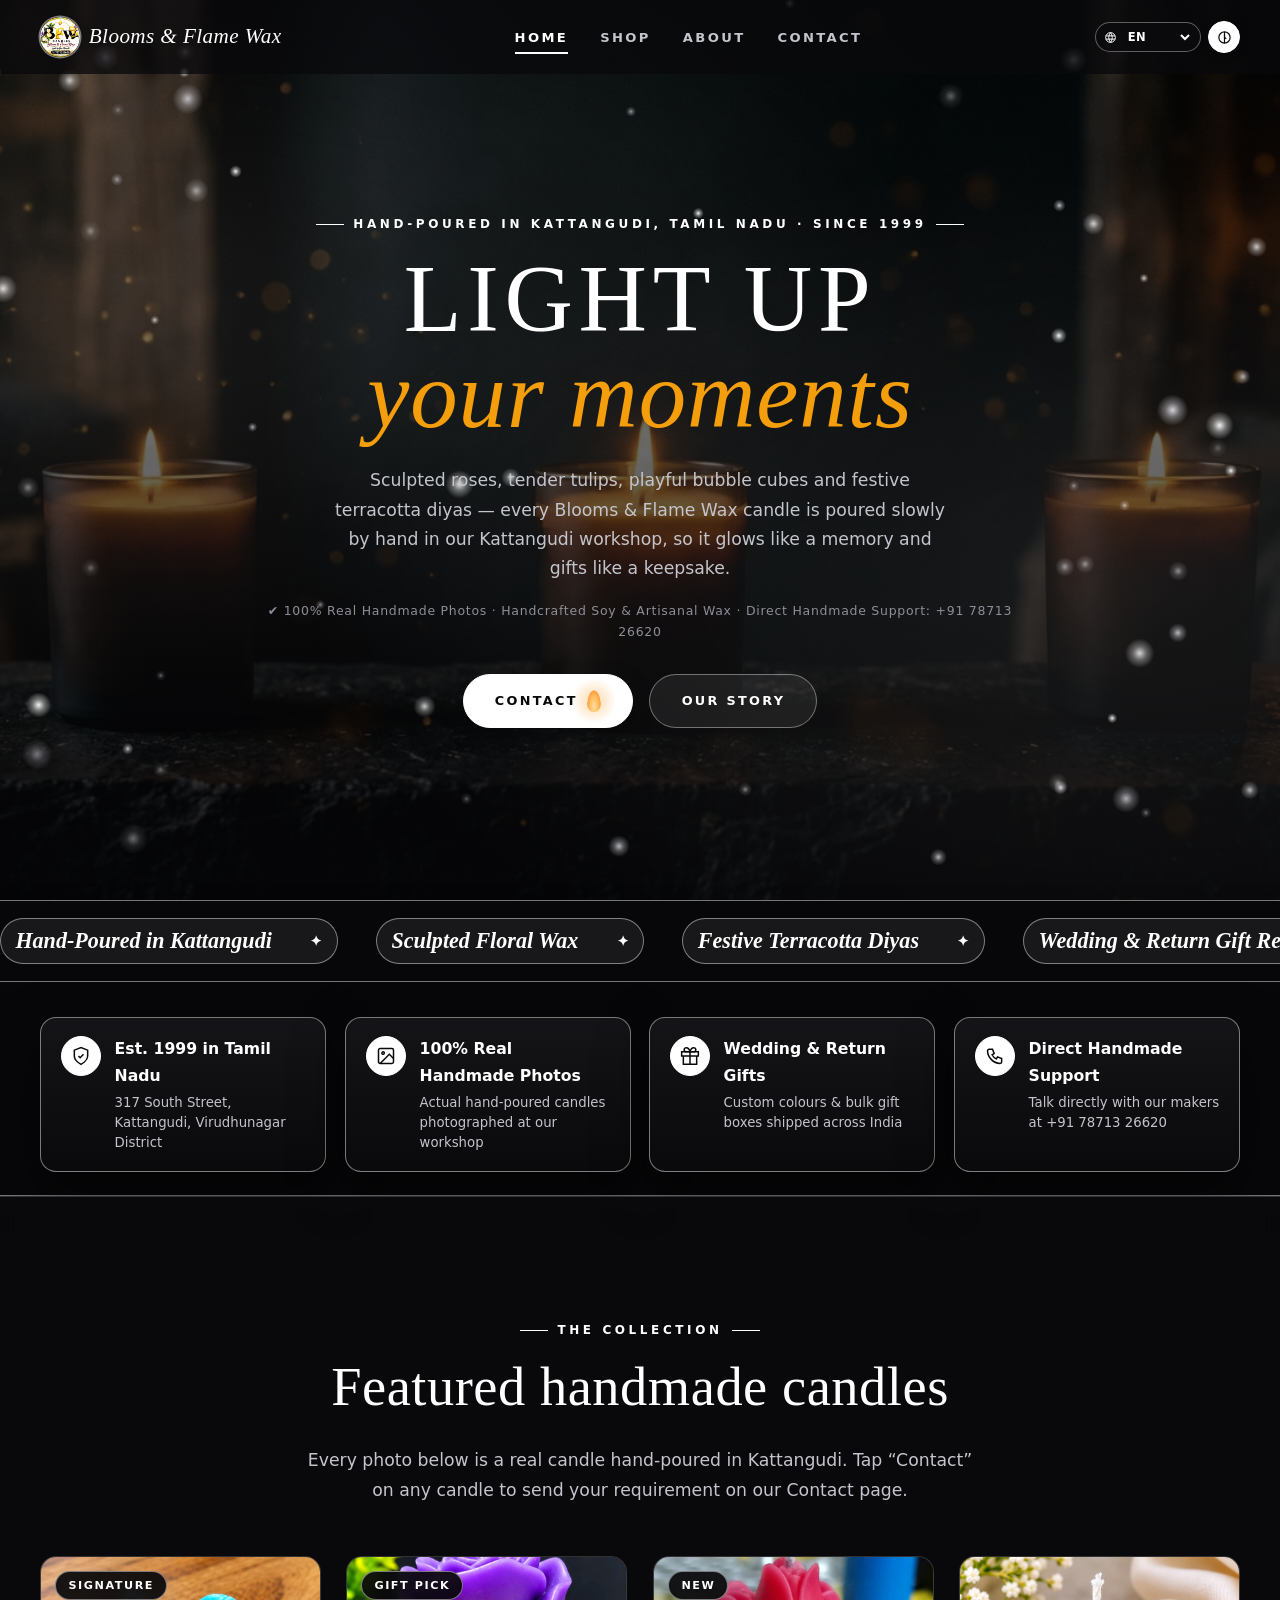
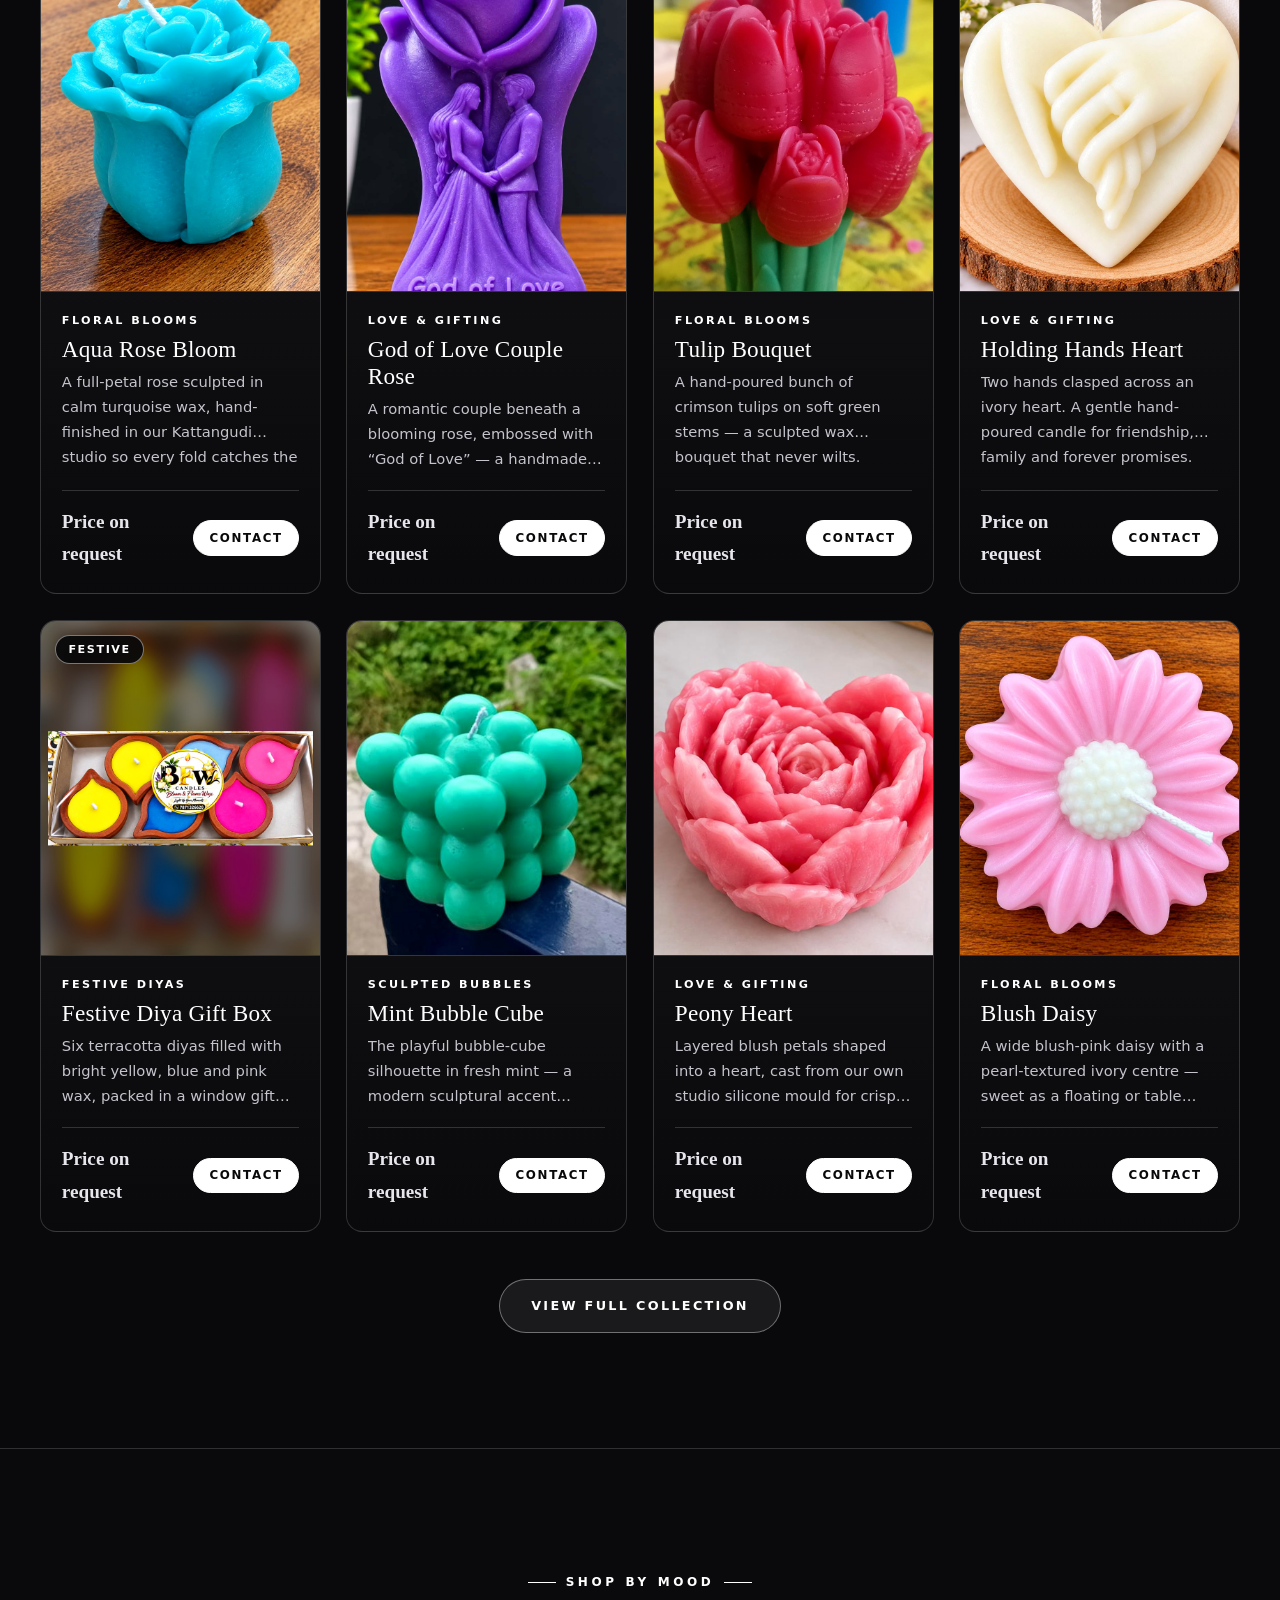
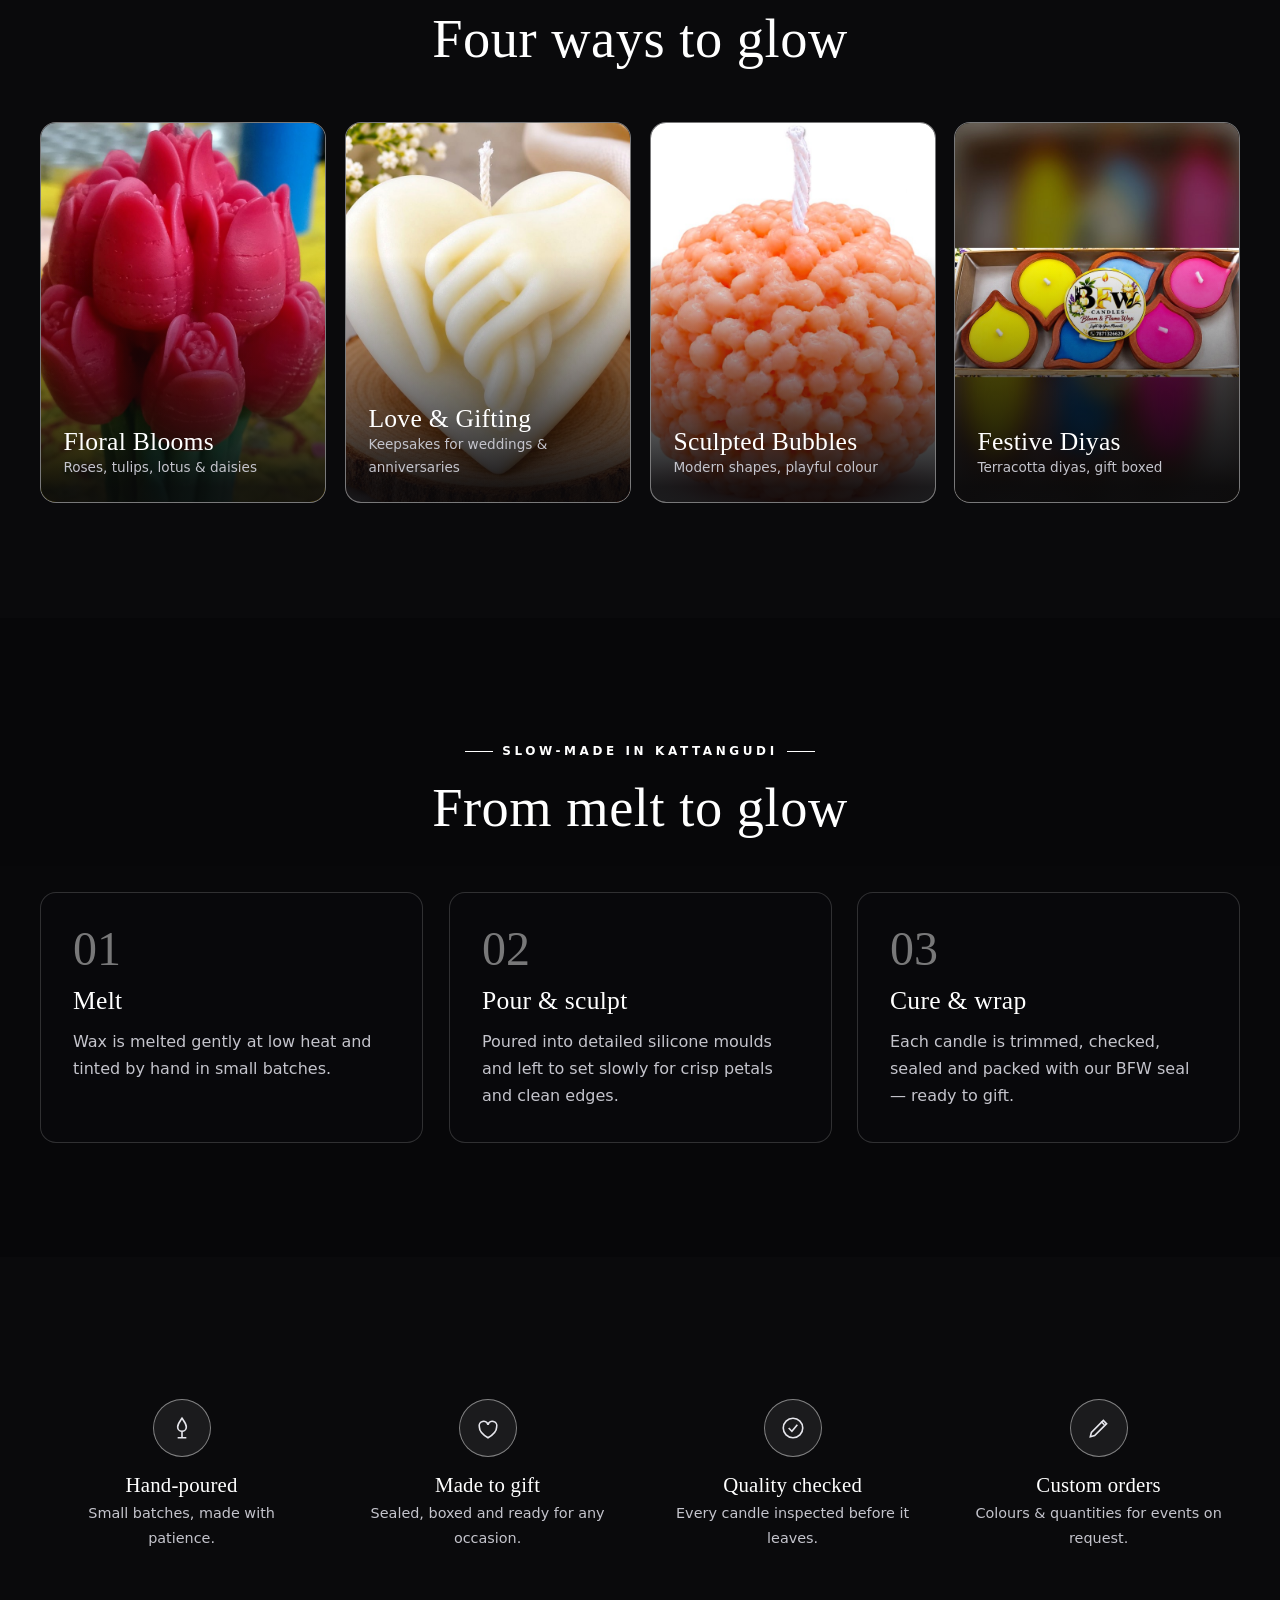
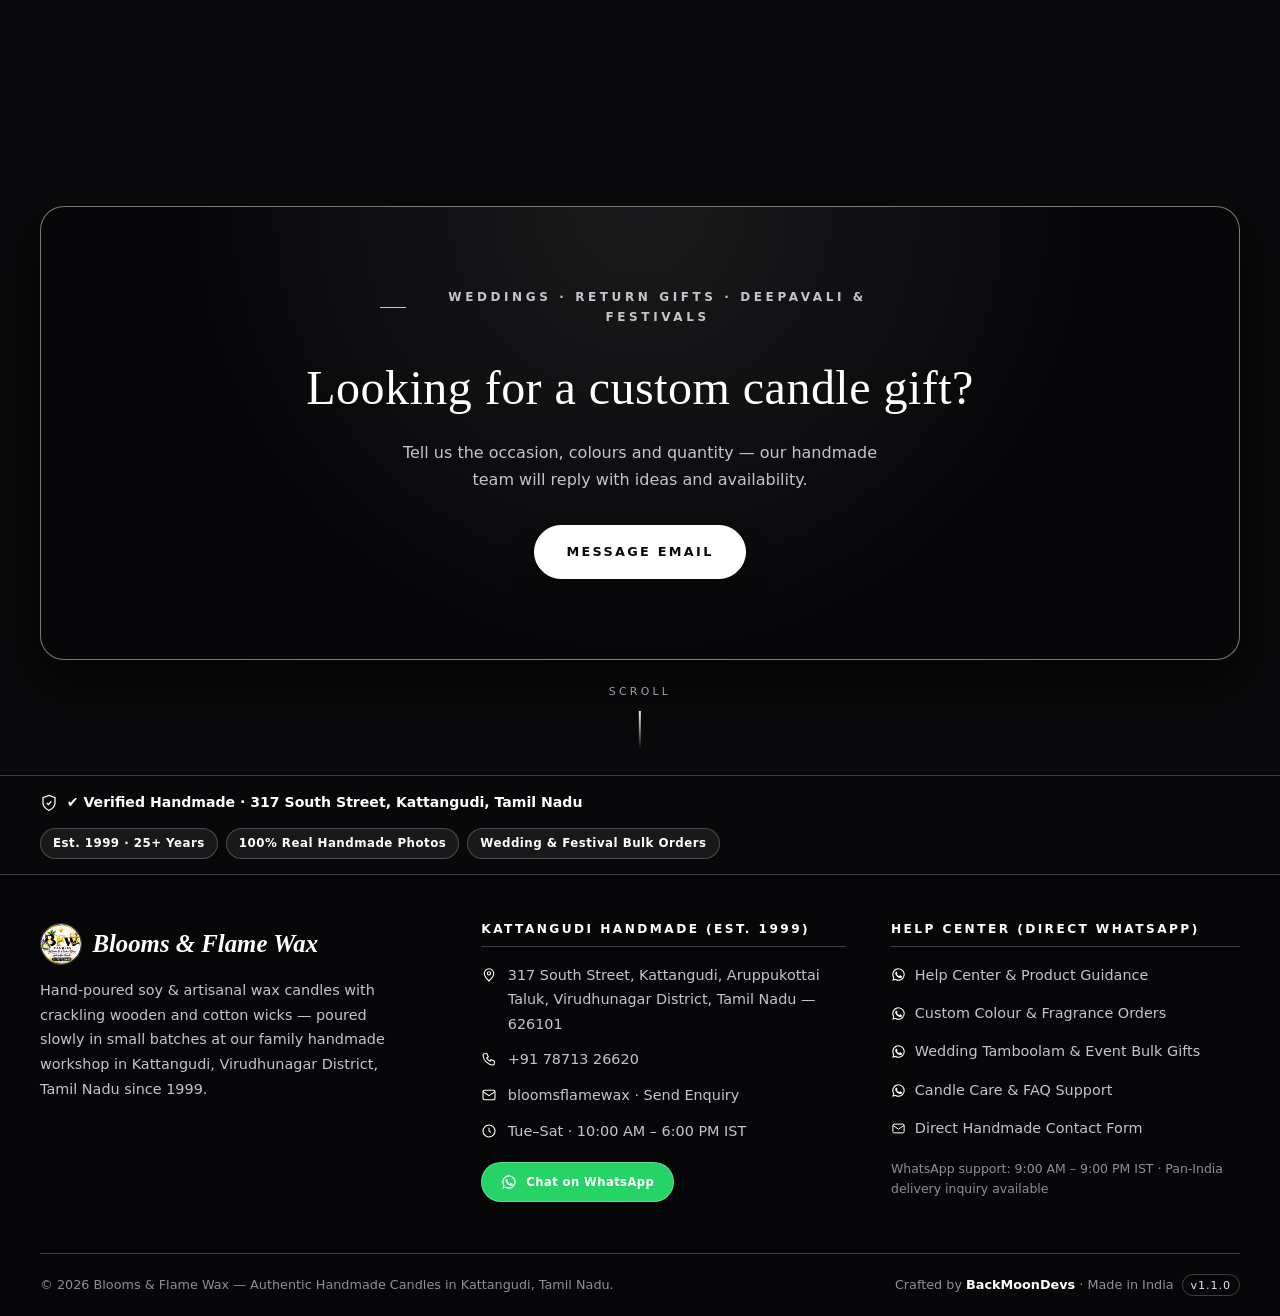
<file: index.html>
<!DOCTYPE html>
<html lang="en">
<head>
  <meta charset="utf-8">
  <meta name="viewport" content="width=device-width, initial-scale=1">
  <meta http-equiv="Content-Security-Policy" content="default-src 'self'; script-src 'self'; style-src 'self' 'unsafe-inline' https://fonts.googleapis.com; font-src 'self' https://fonts.gstatic.com; img-src 'self' data: https:; media-src 'self'; connect-src 'self' https://script.google.com https://script.googleusercontent.com https://*.google.com https://*.googleusercontent.com; object-src 'none'; base-uri 'self'; form-action 'self' https://script.google.com; frame-src 'none'">
  <meta name="referrer" content="strict-origin-when-cross-origin">
  <title>Blooms &amp; Flame Wax — Hand-poured Candles from Tamil Nadu</title>
  <meta name="description" content="Blooms & Flame Wax — hand-poured floral, sculpted and festive candles made in Kattangudi, Tamil Nadu. Light up your moments.">
  <meta name="theme-color" content="#1d1418">
  <link rel="icon" href="assets/images/logo-bfw.png" type="image/png">
  <link rel="preconnect" href="https://fonts.googleapis.com">
  <link rel="preconnect" href="https://fonts.gstatic.com" crossorigin>
  <link rel="stylesheet" href="https://fonts.googleapis.com/css2?family=Cormorant+Garamond:ital,wght@0,300;0,400;0,500;1,400;1,500&amp;family=Jost:wght@300;400;500;600&amp;display=swap">
  <link rel="stylesheet" href="css/style.css?v=24">
  <link rel="stylesheet" href="css/animations.css?v=24">
  <link rel="stylesheet" href="css/responsive.css?v=24">
  <script src="js/config.js?v=24"></script>
  <script src="js/security.js?v=24" defer></script>
  <script src="js/products-data.js?v=24" defer></script>
  <script src="js/i18n.js?v=24" defer></script>
  <script src="js/layout.js?v=24" defer></script>
  <script src="js/main.js?v=24" defer></script>
</head>
<body data-page="home">
  <a class="skip-link" href="#main">Skip to content</a>

  <!-- Fixed background video (supplied video) + fallback image + overlay -->
  <div class="bg-video" aria-hidden="true">
    <video class="bg-video__media" muted loop playsinline preload="none" disablepictureinpicture disableremoteplayback>
      <source data-src="assets/videos/candle-bg.mp4" type="video/mp4">
    </video>
  </div>
  <div class="bg-video__overlay" aria-hidden="true"></div>
  <canvas class="particles" aria-hidden="true"></canvas>

  <header id="site-header"></header>
  <noscript><div class="noscript-note"><a href="index.html">Home</a><a href="shop.html">Shop</a><a href="about.html">About</a><a href="contact.html">Contact</a></div></noscript>

  <main id="main">
    <!-- HERO -->
    <section class="hero" aria-labelledby="hero-title">
      <div class="container hero__grid hero__grid--single">
        <div class="hero__content">
          <p class="eyebrow" data-i18n="hero_eyebrow">Hand-poured in Kattangudi, Tamil Nadu · Est. 1999</p>
          <h1 class="hero__title" id="hero-title"><span data-i18n="hero_title_1">Light up</span> <br><em data-i18n="hero_title_2">your moments</em></h1>
          <p class="hero__text" data-i18n="hero_text">Sculpted roses, tender tulips, playful bubble cubes and festive diyas — every Blooms &amp; Flame Wax candle is poured slowly by hand in Tamil Nadu, so it glows like a memory and gifts like a keepsake.</p>
          <p class="hero__note" data-i18n="hero_note">✔ 100% Real Handmade Photos · Handcrafted Soy &amp; Artisanal Wax · Direct Handmade Support: +91 78713 26620</p>
          <div class="hero__actions">
            <a class="btn btn--primary" href="contact.html"><span data-i18n="btn_shop_now">Contact</span> <span class="flame" aria-hidden="true"></span></a>
            <a class="btn btn--ghost" href="about.html" data-i18n="btn_our_story">Our story</a>
          </div>
        </div>
      </div>
      <a class="hero__scroll" href="#showcase">Scroll</a>
    </section>

    <!-- TASK 4: HIGHLIGHTED MARQUEE RIBBON -->
    <div class="marquee" aria-hidden="true">
      <div class="marquee__track">
        <span>Hand-Poured in Kattangudi</span><span>Sculpted Floral Wax</span><span>Festive Terracotta Diyas</span><span>Wedding &amp; Return Gift Ready</span><span>Est. 1999 in Tamil Nadu</span><span>100% Real Handmade Photography</span><span>Custom Bulk Event Orders</span>
        <span>Hand-Poured in Kattangudi</span><span>Sculpted Floral Wax</span><span>Festive Terracotta Diyas</span><span>Wedding &amp; Return Gift Ready</span><span>Est. 1999 in Tamil Nadu</span><span>100% Real Handmade Photography</span><span>Custom Bulk Event Orders</span>
      </div>
    </div>

    <!-- TASK 1 & TASK 4: VERIFIED KATTANGUDI HANDMADE TRUST STRIP -->
    <section class="trust-strip" aria-label="Verified Handmade Credentials">
      <div class="container trust-strip__grid">
        <div class="trust-card" data-reveal="up">
          <div class="trust-card__icon"><svg viewBox="0 0 24 24" fill="none" stroke="currentColor" stroke-width="1.8" aria-hidden="true"><path d="M12 22s8-4 8-10V5l-8-3-8 3v7c0 6 8 10 8 10z"/><path d="m9 12 2 2 4-4"/></svg></div>
          <div>
            <strong data-i18n="trust_badge_1">Est. 1999 in Tamil Nadu</strong>
            <p data-i18n="trust_badge_1_sub">317 South Street, Kattangudi, Virudhunagar District</p>
          </div>
        </div>
        <div class="trust-card" data-reveal="up">
          <div class="trust-card__icon"><svg viewBox="0 0 24 24" fill="none" stroke="currentColor" stroke-width="1.8" aria-hidden="true"><rect x="3" y="3" width="18" height="18" rx="2"/><circle cx="8.5" cy="8.5" r="1.5"/><path d="m21 15-5-5L5 21"/></svg></div>
          <div>
            <strong data-i18n="trust_badge_2">100% Real Handmade Photos</strong>
            <p data-i18n="trust_badge_2_sub">Actual hand-poured candles photographed at our workshop</p>
          </div>
        </div>
        <div class="trust-card" data-reveal="up">
          <div class="trust-card__icon"><svg viewBox="0 0 24 24" fill="none" stroke="currentColor" stroke-width="1.8" aria-hidden="true"><path d="M20 12v10H4V12"/><path d="M2 7h20v5H2z"/><path d="M12 22V7"/><path d="M12 7H7.5a2.5 2.5 0 0 1 0-5C11 2 12 7 12 7z"/><path d="M12 7h4.5a2.5 2.5 0 0 0 0-5C13 2 12 7 12 7z"/></svg></div>
          <div>
            <strong data-i18n="trust_badge_3">Wedding &amp; Return Gifts</strong>
            <p data-i18n="trust_badge_3_sub">Custom colours &amp; bulk gift boxes shipped across India</p>
          </div>
        </div>
        <div class="trust-card" data-reveal="up">
          <div class="trust-card__icon"><svg viewBox="0 0 24 24" fill="none" stroke="currentColor" stroke-width="1.8" aria-hidden="true"><path d="M5 4h4l2 5-2.5 1.5a11 11 0 0 0 5 5L15 13l5 2v4a2 2 0 0 1-2 2A16 16 0 0 1 3 6a2 2 0 0 1 2-2"/></svg></div>
          <div>
            <strong data-i18n="trust_badge_4">Direct Handmade Support</strong>
            <p data-i18n="trust_badge_4_sub">Talk directly with our makers at +91 78713 26620</p>
          </div>
        </div>
      </div>
    </section>

    <!-- PRODUCT SHOWCASE -->
    <section class="section section--glass" id="showcase" aria-labelledby="showcase-title">
      <div class="container">
        <div class="section__head" data-reveal="up">
          <p class="eyebrow" data-i18n="showcase_eyebrow">The collection</p>
          <h2 class="section__title" id="showcase-title" data-i18n="showcase_title">Featured handmade candles</h2>
          <p class="section__lead" data-i18n="showcase_lead">Every photo below is a real candle hand-poured in Kattangudi. Tap “Contact” on any candle to send your requirement on our Contact page.</p>
        </div>
        <div class="product-grid" id="featured-grid" aria-live="polite">
          <p class="empty-state">Loading candles…</p>
        </div>
        <div class="center-actions"><a class="btn btn--ghost" href="shop.html" data-i18n="btn_view_collection">View full collection</a></div>
      </div>
    </section>

    <!-- CATEGORIES -->
    <section class="section" aria-labelledby="cat-title">
      <div class="container">
        <div class="section__head" data-reveal="up">
          <p class="eyebrow" data-i18n="cat_eyebrow">Shop by mood</p>
          <h2 class="section__title" id="cat-title" data-i18n="cat_title">Four ways to glow</h2>
        </div>
        <div class="cat-grid">
          <a class="cat-tile" href="shop.html?cat=floral" data-reveal="up">
            <img data-site-img="cat-floral" src="assets/images/products/tulip-bouquet.jpg" alt="" loading="lazy">
            <div><h3 data-i18n="cat_floral">Floral Blooms</h3><p data-i18n="cat_floral_sub">Roses, tulips, lotus &amp; daisies</p></div>
          </a>
          <a class="cat-tile" href="shop.html?cat=love" data-reveal="up">
            <img data-site-img="cat-love" src="assets/images/products/holding-hands-heart.jpg" alt="" loading="lazy">
            <div><h3 data-i18n="cat_love">Love &amp; Gifting</h3><p data-i18n="cat_love_sub">Keepsakes for the ones you love</p></div>
          </a>
          <a class="cat-tile" href="shop.html?cat=sculpted" data-reveal="up">
            <img data-site-img="cat-sculpted" src="assets/images/products/peach-bubble-sphere.jpg" alt="" loading="lazy">
            <div><h3 data-i18n="cat_sculpted">Sculpted Bubbles</h3><p data-i18n="cat_sculpted_sub">Modern shapes, playful colour</p></div>
          </a>
          <a class="cat-tile" href="shop.html?cat=festive" data-reveal="up">
            <img data-site-img="cat-festive" src="assets/images/products/festive-diya-gift-box.jpg" alt="" loading="lazy">
            <div><h3 data-i18n="cat_festive">Festive Diyas</h3><p data-i18n="cat_festive_sub">Terracotta diyas, gift boxed</p></div>
          </a>
        </div>
      </div>
    </section>

    <!-- CRAFT -->
    <section class="section section--solid" aria-labelledby="craft-title">
      <div class="container">
        <div class="section__head" data-reveal="up">
          <p class="eyebrow" data-i18n="craft_eyebrow">Slow-made</p>
          <h2 class="section__title" id="craft-title" data-i18n="craft_title">From melt to glow</h2>
        </div>
        <div class="steps">
          <div class="step" data-reveal="left"><h3 data-i18n="step_1_title">Melt</h3><p data-i18n="step_1_desc">Wax is melted gently at low heat and tinted by hand in small batches.</p></div>
          <div class="step" data-reveal="up"><h3 data-i18n="step_2_title">Pour &amp; sculpt</h3><p data-i18n="step_2_desc">Poured into detailed silicone moulds and left to set slowly for crisp petals and clean edges.</p></div>
          <div class="step" data-reveal="right"><h3 data-i18n="step_3_title">Cure &amp; wrap</h3><p data-i18n="step_3_desc">Each candle is trimmed, checked, sealed and packed with our BFW seal — ready to gift.</p></div>
        </div>
      </div>
    </section>

    <!-- FEATURES -->
    <section class="section" aria-label="Why Blooms and Flame Wax">
      <div class="container features">
        <div class="feature" data-reveal="up">
          <div class="feature__icon"><svg viewBox="0 0 24 24" fill="none" stroke="currentColor" stroke-width="1.5" aria-hidden="true"><path d="M12 3c2 3 4 5 4 8a4 4 0 0 1-8 0c0-3 2-5 4-8z"/><path d="M8 21h8M12 15v6"/></svg></div>
          <h3>Hand-poured</h3><p>Small batches, made with patience.</p>
        </div>
        <div class="feature" data-reveal="up">
          <div class="feature__icon"><svg viewBox="0 0 24 24" fill="none" stroke="currentColor" stroke-width="1.5" aria-hidden="true"><path d="M12 21c-5-3-8-6-8-10a4 4 0 0 1 8-2 4 4 0 0 1 8 2c0 4-3 7-8 10z"/></svg></div>
          <h3>Made to gift</h3><p>Sealed, boxed and ready for any occasion.</p>
        </div>
        <div class="feature" data-reveal="up">
          <div class="feature__icon"><svg viewBox="0 0 24 24" fill="none" stroke="currentColor" stroke-width="1.5" aria-hidden="true"><circle cx="12" cy="12" r="9"/><path d="M8 12l3 3 5-6"/></svg></div>
          <h3>Quality checked</h3><p>Every candle inspected before it leaves.</p>
        </div>
        <div class="feature" data-reveal="up">
          <div class="feature__icon"><svg viewBox="0 0 24 24" fill="none" stroke="currentColor" stroke-width="1.5" aria-hidden="true"><path d="M4 20l4-1 11-11-3-3L5 16l-1 4z"/><path d="M14 6l3 3"/></svg></div>
          <h3>Custom orders</h3><p>Colours &amp; quantities for events on request.</p>
        </div>
      </div>
    </section>

    <!-- CTA -->
    <section class="section">
      <div class="container">
        <div class="cta" data-reveal="zoom">
          <p class="eyebrow" data-i18n="cta_eyebrow">Weddings · Return gifts · Festivals</p>
          <h2 data-i18n="cta_title">Looking for a custom candle gift?</h2>
          <p data-i18n="cta_desc">Tell us the occasion, colours and quantity — our handmade team will reply with ideas and availability.</p>
          <a class="btn btn--primary" href="contact.html" data-i18n="btn_message_email">Message Email</a>
        </div>
      </div>
    </section>
  </main>

  <footer id="site-footer"></footer>
</body>
</html>
</file>
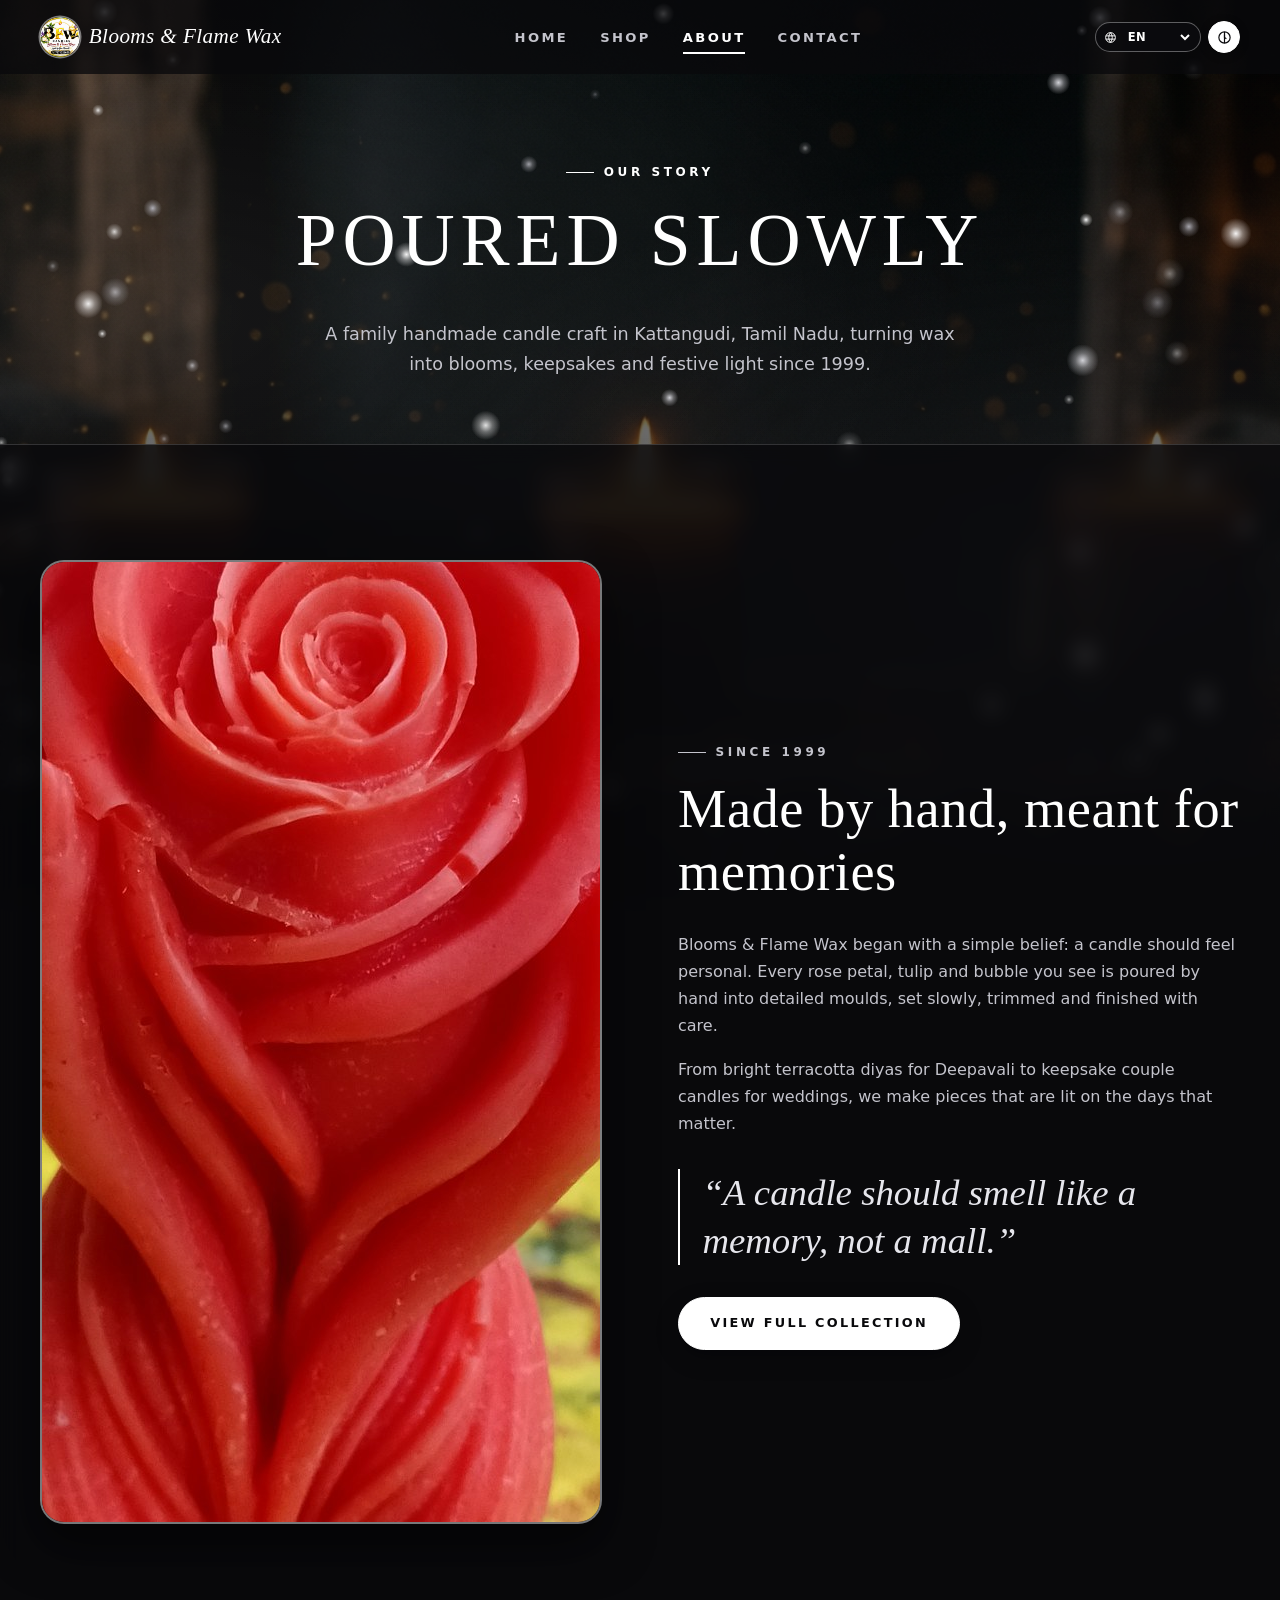
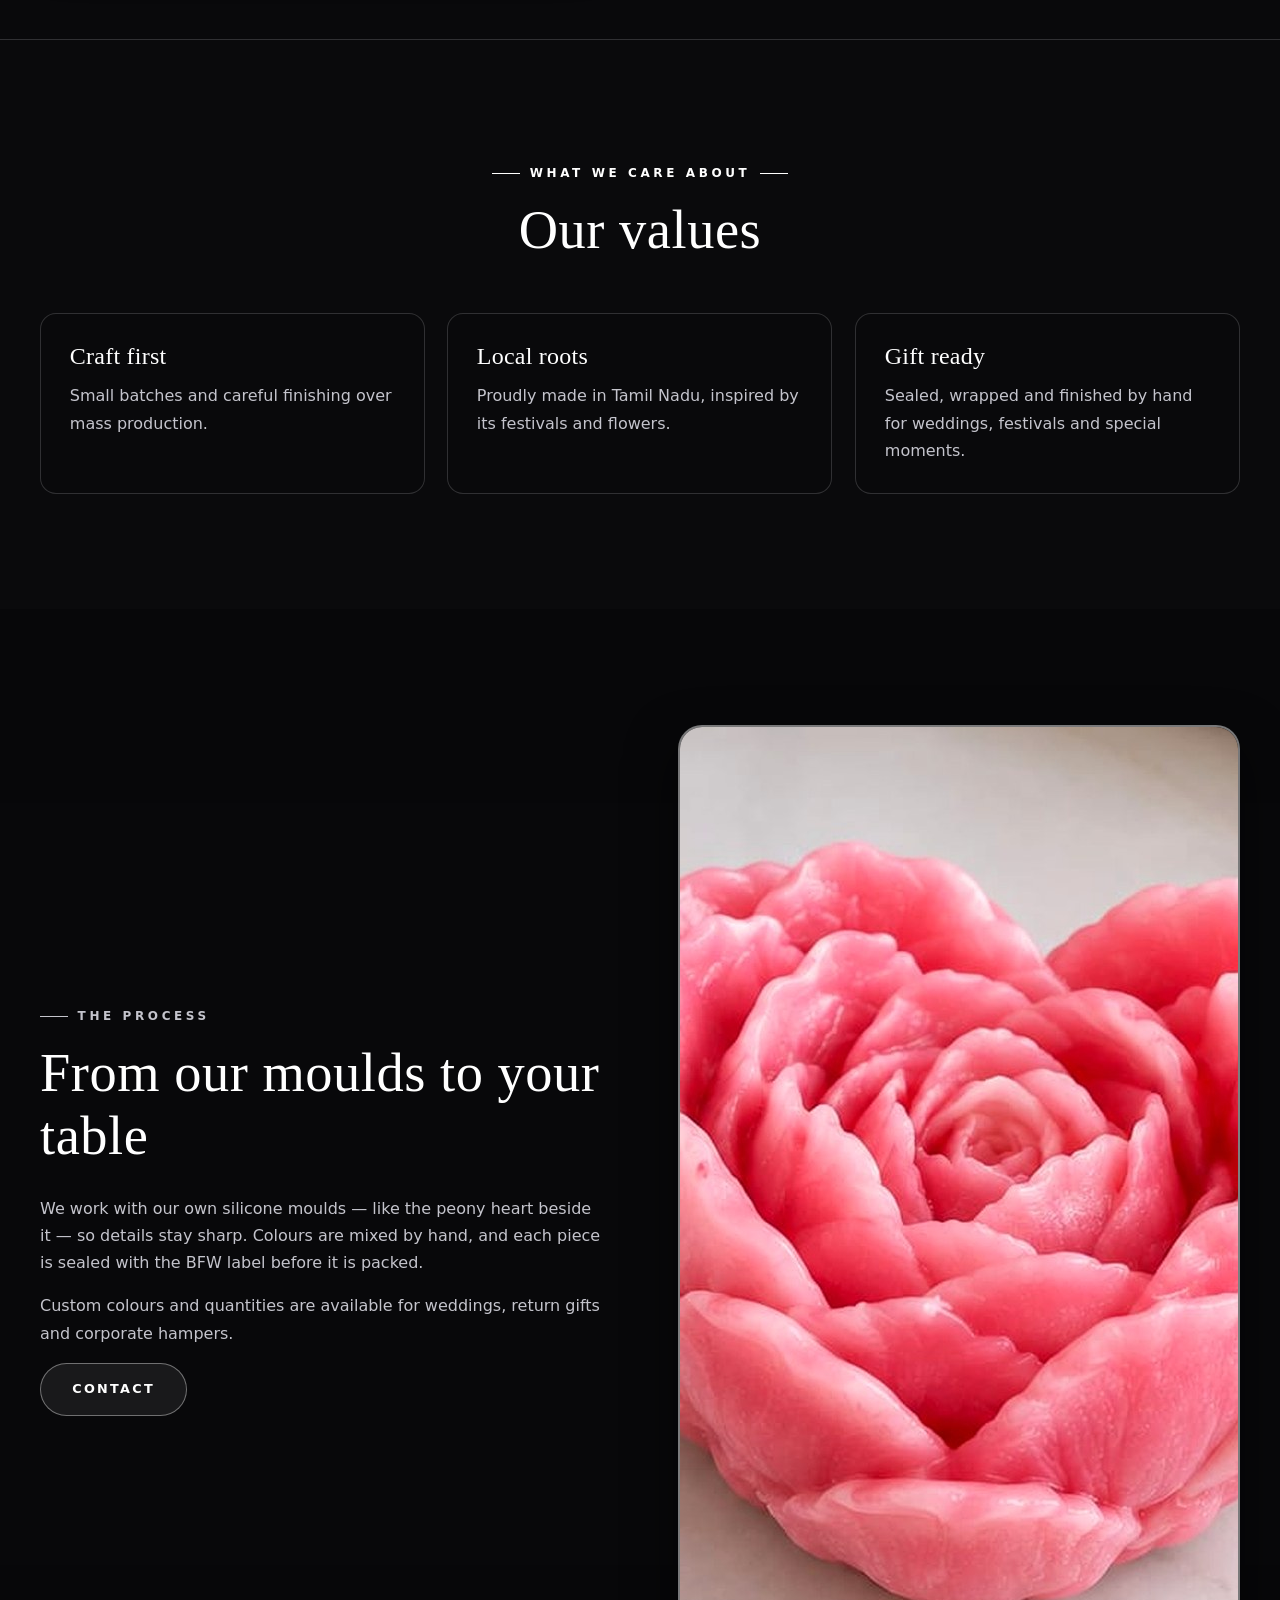
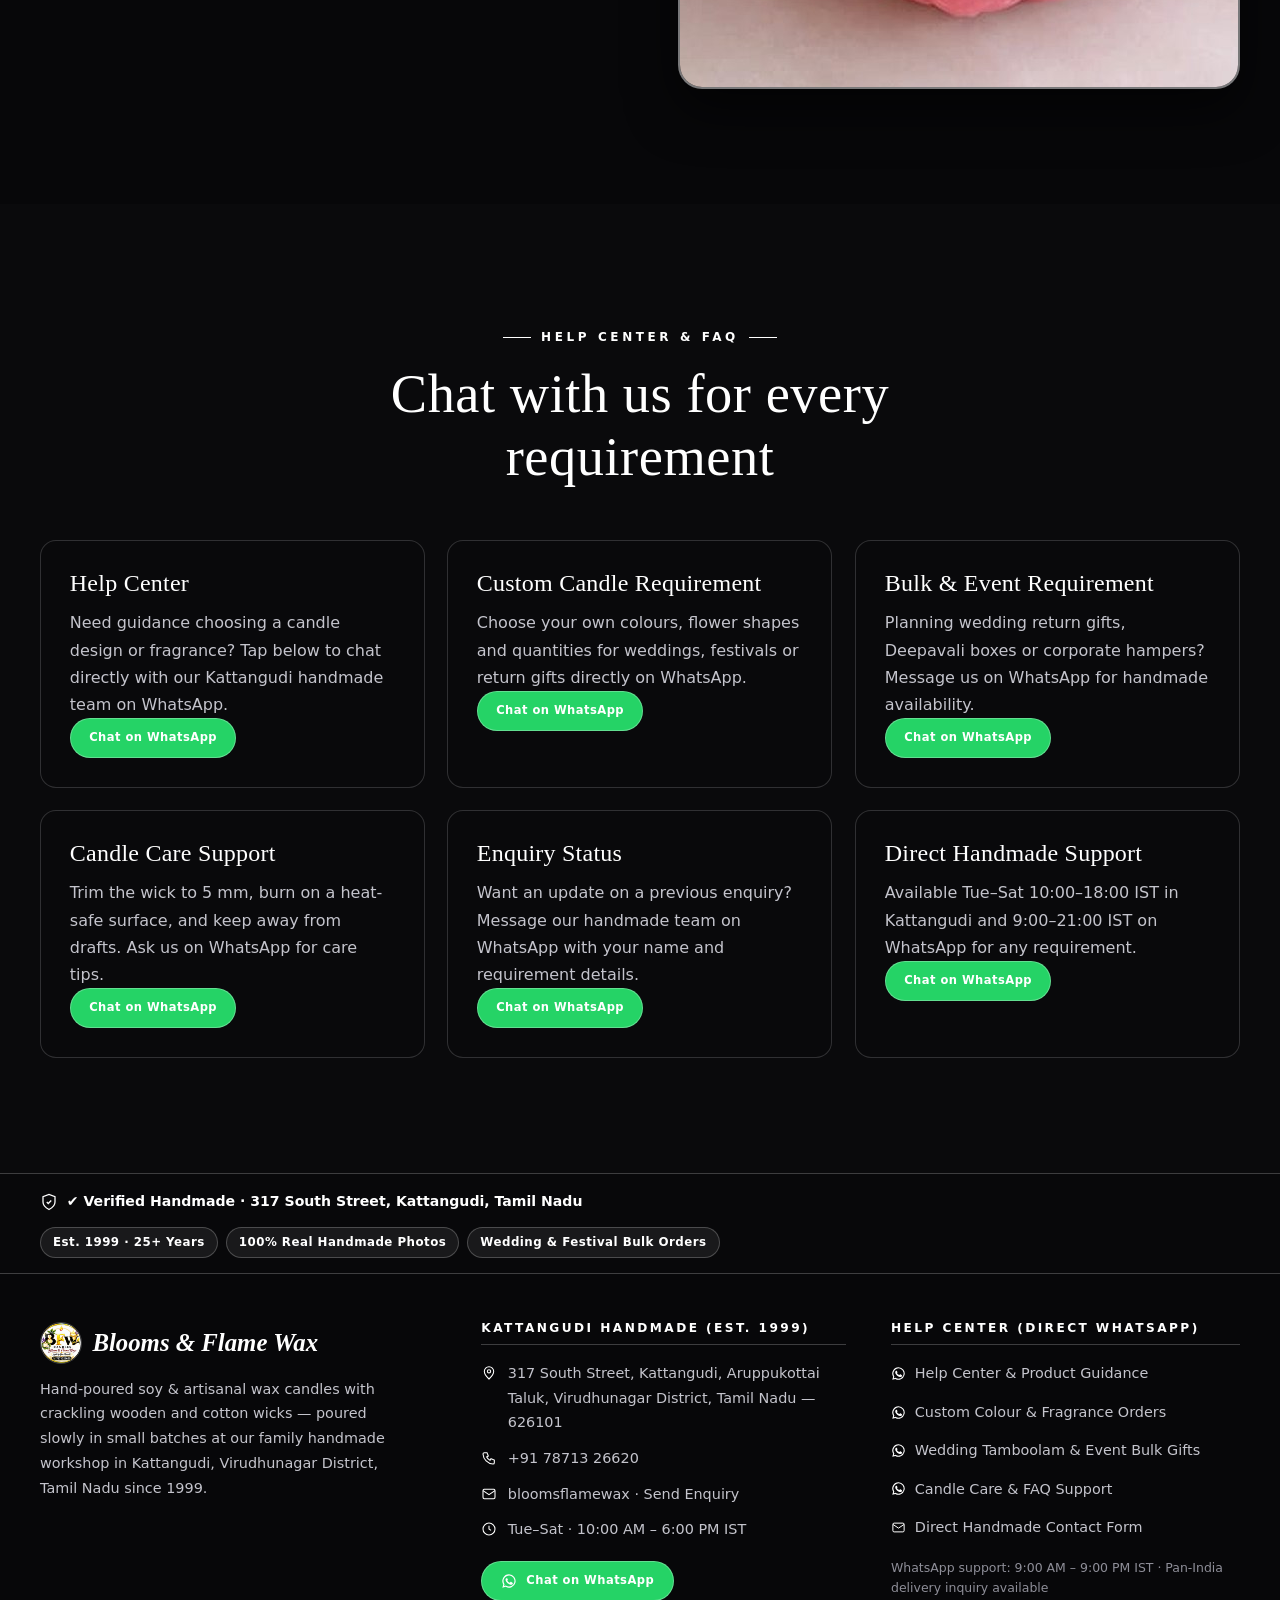
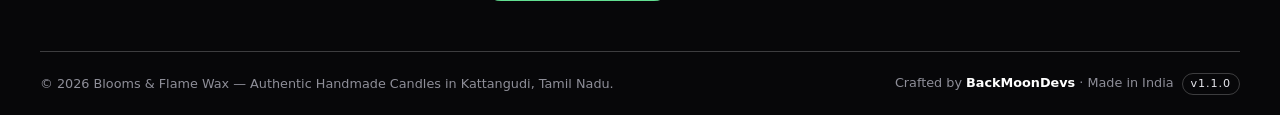
<file: about.html>
<!DOCTYPE html>
<html lang="en">
<head>
  <meta charset="utf-8">
  <meta name="viewport" content="width=device-width, initial-scale=1">
  <meta http-equiv="Content-Security-Policy" content="default-src 'self'; script-src 'self'; style-src 'self' 'unsafe-inline' https://fonts.googleapis.com; font-src 'self' https://fonts.gstatic.com; img-src 'self' data: https:; media-src 'self'; connect-src 'self' https://script.google.com https://script.googleusercontent.com https://*.google.com https://*.googleusercontent.com; object-src 'none'; base-uri 'self'; form-action 'self' https://script.google.com; frame-src 'none'">
  <meta name="referrer" content="strict-origin-when-cross-origin">
  <title>About Us — Blooms &amp; Flame Wax</title>
  <meta name="description" content="The story of Blooms & Flame Wax — handmade candles in Kattangudi, Tamil Nadu.">
  <meta name="theme-color" content="#1d1418">
  <link rel="icon" href="assets/images/logo-bfw.png" type="image/png">
  <link rel="preconnect" href="https://fonts.googleapis.com">
  <link rel="preconnect" href="https://fonts.gstatic.com" crossorigin>
  <link rel="stylesheet" href="https://fonts.googleapis.com/css2?family=Cormorant+Garamond:ital,wght@0,300;0,400;0,500;1,400;1,500&amp;family=Jost:wght@300;400;500;600&amp;display=swap">
  <link rel="stylesheet" href="css/style.css?v=24">
  <link rel="stylesheet" href="css/animations.css?v=24">
  <link rel="stylesheet" href="css/responsive.css?v=24">
  <script src="js/config.js?v=24"></script>
  <script src="js/security.js?v=24" defer></script>
  <script src="js/i18n.js?v=24" defer></script>
  <script src="js/layout.js?v=24" defer></script>
  <script src="js/main.js?v=24" defer></script>
</head>
<body data-page="about">
  <a class="skip-link" href="#main">Skip to content</a>
  <div class="bg-video" aria-hidden="true">
    <video class="bg-video__media" muted loop playsinline preload="none" disablepictureinpicture disableremoteplayback>
      <source data-src="assets/videos/candle-bg.mp4" type="video/mp4">
    </video>
  </div>
  <div class="bg-video__overlay" aria-hidden="true"></div>
  <canvas class="particles" aria-hidden="true"></canvas>

  <header id="site-header"></header>
  <noscript><div class="noscript-note"><a href="index.html">Home</a><a href="shop.html">Shop</a><a href="about.html">About</a><a href="contact.html">Contact</a></div></noscript>

  <main id="main">
    <section class="page-hero">
      <div class="container">
        <p class="eyebrow" data-i18n="about_eyebrow">Our story</p>
        <h1 class="page-hero__title" data-i18n="about_title">Poured slowly</h1>
        <p class="page-hero__lead" data-i18n="about_lead">A family handmade candle craft in Kattangudi, Tamil Nadu, turning wax into blooms, keepsakes and festive light since 1999.</p>
      </div>
    </section>

    <section class="section section--glass">
      <div class="container split">
        <div class="split__media" data-reveal="left">
          <img data-site-img="about-story-1" src="assets/images/products/rose-in-hands-pillar.jpg" alt="Red rose in hands pillar candle" loading="lazy" width="800" height="960">
        </div>
        <div class="split__text" data-reveal="right">
          <p class="eyebrow">Since 1999</p>
          <h2 class="section__title">Made by hand, meant for memories</h2>
          <p>Blooms &amp; Flame Wax began with a simple belief: a candle should feel personal. Every rose petal, tulip and bubble you see is poured by hand into detailed moulds, set slowly, trimmed and finished with care.</p>
          <p>From bright terracotta diyas for Deepavali to keepsake couple candles for weddings, we make pieces that are lit on the days that matter.</p>
          <blockquote class="quote">“A candle should smell like a memory, not a mall.”</blockquote>
          <a class="btn btn--primary" href="shop.html" data-i18n="btn_view_collection">Explore the collection</a>
        </div>
      </div>
    </section>

    <section class="section" aria-labelledby="values-title">
      <div class="container">
        <div class="section__head" data-reveal="up">
          <p class="eyebrow">What we care about</p>
          <h2 class="section__title" id="values-title">Our values</h2>
        </div>
        <div class="values">
          <div class="value" data-reveal="up"><h3>Craft first</h3><p>Small batches and careful finishing over mass production.</p></div>
          <div class="value" data-reveal="up"><h3>Local roots</h3><p>Proudly made in Tamil Nadu, inspired by its festivals and flowers.</p></div>
          <div class="value" data-reveal="up"><h3>Gift ready</h3><p>Sealed, wrapped and finished by hand for weddings, festivals and special moments.</p></div>
        </div>
      </div>
    </section>

    <section class="section section--solid">
      <div class="container split">
        <div class="split__text" data-reveal="left">
          <p class="eyebrow">The process</p>
          <h2 class="section__title">From our moulds to your table</h2>
          <p>We work with our own silicone moulds — like the peony heart beside it — so details stay sharp. Colours are mixed by hand, and each piece is sealed with the BFW label before it is packed.</p>
          <p>Custom colours and quantities are available for weddings, return gifts and corporate hampers.</p>
          <a class="btn btn--ghost" href="contact.html" data-i18n="btn_contact_studio">Contact</a>
        </div>
        <div class="split__media" data-reveal="right">
          <img data-site-img="about-story-2" src="assets/images/products/peony-heart.jpg" alt="Pink peony heart candle" loading="lazy" width="800" height="960">
        </div>
      </div>
    </section>

    <!-- Help Center & FAQ (Every requirement chats on WhatsApp) -->
    <section class="section" id="faq" aria-labelledby="faq-title">
      <div class="container">
        <div class="section__head" data-reveal="up">
          <p class="eyebrow">Help Center &amp; FAQ</p>
          <h2 class="section__title" id="faq-title">Chat with us for every requirement</h2>
        </div>
        <div class="values">
          <div class="value" data-reveal="up"><h3>Help Center</h3><p>Need guidance choosing a candle design or fragrance? Tap below to chat directly with our Kattangudi handmade team on WhatsApp.</p><p class="mt-1"><a class="btn btn--whatsapp btn--small" href="https://wa.me/917871326620?text=Hello%20Blooms%20%26%20Flame%20Wax%20Help%20Center!%20I%20need%20help%20with:" target="_blank" rel="noopener noreferrer">Chat on WhatsApp</a></p></div>
          <div class="value" data-reveal="up"><h3>Custom Candle Requirement</h3><p>Choose your own colours, flower shapes and quantities for weddings, festivals or return gifts directly on WhatsApp.</p><p class="mt-1"><a class="btn btn--whatsapp btn--small" href="https://wa.me/917871326620?text=Hello%20Blooms%20%26%20Flame%20Wax!%20I%20have%20a%20Custom%20Candle%20requirement:" target="_blank" rel="noopener noreferrer">Chat on WhatsApp</a></p></div>
          <div class="value" data-reveal="up"><h3>Bulk &amp; Event Requirement</h3><p>Planning wedding return gifts, Deepavali boxes or corporate hampers? Message us on WhatsApp for handmade availability.</p><p class="mt-1"><a class="btn btn--whatsapp btn--small" href="https://wa.me/917871326620?text=Hello%20Blooms%20%26%20Flame%20Wax!%20I%20have%20a%20Bulk%20%2F%20Event%20requirement:" target="_blank" rel="noopener noreferrer">Chat on WhatsApp</a></p></div>
          <div class="value" data-reveal="up"><h3>Candle Care Support</h3><p>Trim the wick to 5 mm, burn on a heat-safe surface, and keep away from drafts. Ask us on WhatsApp for care tips.</p><p class="mt-1"><a class="btn btn--whatsapp btn--small" href="https://wa.me/917871326620?text=Hello%20Blooms%20%26%20Flame%20Wax!%20I%20have%20a%20question%20about%20candle%20care:" target="_blank" rel="noopener noreferrer">Chat on WhatsApp</a></p></div>
          <div class="value" data-reveal="up"><h3>Enquiry Status</h3><p>Want an update on a previous enquiry? Message our handmade team on WhatsApp with your name and requirement details.</p><p class="mt-1"><a class="btn btn--whatsapp btn--small" href="https://wa.me/917871326620?text=Hello%20Blooms%20%26%20Flame%20Wax!%20I%20would%20like%20an%20update%20on%20my%20enquiry:" target="_blank" rel="noopener noreferrer">Chat on WhatsApp</a></p></div>
          <div class="value" data-reveal="up"><h3>Direct Handmade Support</h3><p>Available Tue–Sat 10:00–18:00 IST in Kattangudi and 9:00–21:00 IST on WhatsApp for any requirement.</p><p class="mt-1"><a class="btn btn--whatsapp btn--small" href="https://wa.me/917871326620?text=Hello%20Blooms%20%26%20Flame%20Wax!" target="_blank" rel="noopener noreferrer">Chat on WhatsApp</a></p></div>
        </div>
      </div>
    </section>
  </main>

  <footer id="site-footer"></footer>
</body>
</html>
</file>
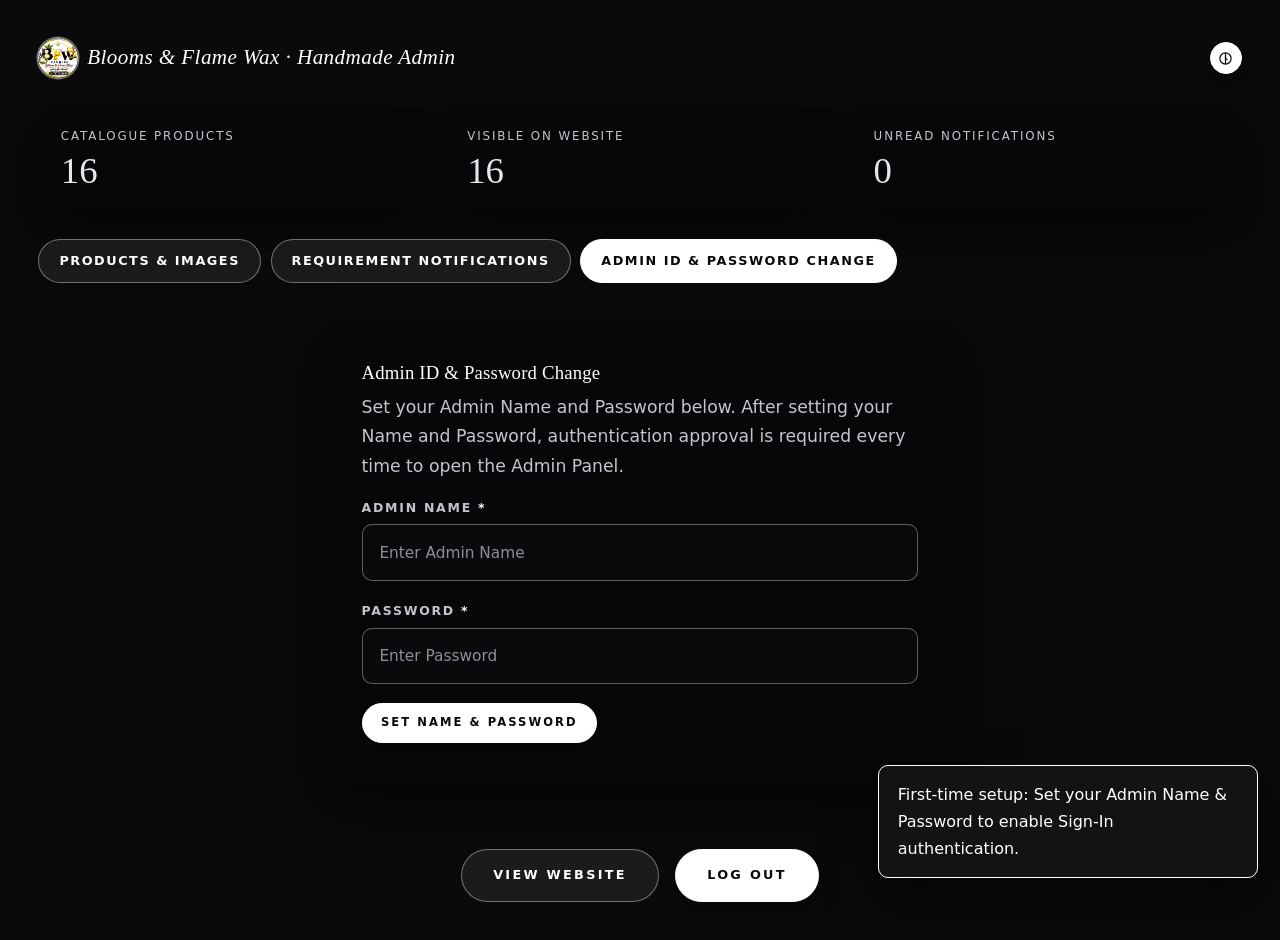
<file: admin.html>
<!DOCTYPE html>
<html lang="en">
<head>
  <meta charset="utf-8">
  <meta name="viewport" content="width=device-width, initial-scale=1">
  <meta http-equiv="Content-Security-Policy" content="default-src 'self'; script-src 'self'; style-src 'self' 'unsafe-inline' https://fonts.googleapis.com; font-src 'self' https://fonts.gstatic.com; img-src 'self' data: blob: https:; media-src 'self'; connect-src 'self' https://script.google.com https://script.googleusercontent.com https://*.google.com https://*.googleusercontent.com; object-src 'none'; base-uri 'self'; form-action 'self' https://script.google.com https://*.google.com https://*.googleusercontent.com; frame-src 'self' https://script.google.com https://script.googleusercontent.com https://*.google.com https://*.googleusercontent.com">
  <meta name="referrer" content="no-referrer">
  <meta name="robots" content="noindex,nofollow">
  <title>Handmade Admin — Blooms &amp; Flame Wax</title>
  <link rel="icon" href="assets/images/logo-bfw.png" type="image/png">
  <link rel="preconnect" href="https://fonts.googleapis.com">
  <link rel="preconnect" href="https://fonts.gstatic.com" crossorigin>
  <link rel="stylesheet" href="https://fonts.googleapis.com/css2?family=Cormorant+Garamond:ital,wght@0,400;0,500;0,600;1,400&amp;family=Jost:wght@400;500;600&amp;display=swap">
  <link rel="stylesheet" href="css/style.css?v=27">
  <link rel="stylesheet" href="css/animations.css?v=27">
  <link rel="stylesheet" href="css/responsive.css?v=27">
  <link rel="stylesheet" href="css/admin.css?v=27">
  <script src="js/config.js?v=27"></script>
  <script src="js/security.js?v=27" defer></script>
  <script src="js/products-data.js?v=27" defer></script>
  <script src="js/i18n.js?v=27" defer></script>
  <script src="js/layout.js?v=27" defer></script>
  <script src="js/admin.js?v=27" defer></script>
</head>
<body class="admin-body">
  <main class="admin-main">
    <!-- FULL-SCREEN BORDERLESS SPLIT ADMIN SIGN-IN VIEW -->
    <section class="auth-split" id="login-view" aria-labelledby="login-title">
      <!-- Left: Dripping Candle Animation Video (Clean, No Front Text Overlay) -->
      <div class="auth-split__media">
        <video class="auth-split__video" autoplay muted loop playsinline preload="auto" poster="assets/images/hero-video-fallback.jpg">
          <source src="assets/videos/candle-drip.mp4" type="video/mp4">
        </video>
      </div>

      <!-- Right: Theme-Adaptive Sign-In Form (Single Compact Theme Cycle Button Fixed at Top-Right) -->
      <div class="auth-split__pane">
        <!-- Task 3: Single small circular theme cycle button (Light -> Auto -> Dark) -->
        <div class="auth-top-right-theme">
          <button type="button" class="theme-cycle-btn" data-cycle-theme aria-label="Change Theme (Light / Auto / Dark)" title="Change Theme (Light → Auto → Dark)">
            <svg viewBox="0 0 24 24" fill="none" stroke="currentColor" stroke-width="1.9" aria-hidden="true"><circle cx="12" cy="12" r="9"/><path d="M12 3v18"/><path d="M12 7v5l3 2"/></svg>
          </button>
        </div>

        <div class="auth-box">
          <div class="auth-box__crest" aria-hidden="true">
            <img src="assets/images/logo-bfw.png" alt="" width="44" height="44">
            <div class="auth-box__divider"><span>BFW</span></div>
          </div>

          <h1 class="auth-box__title" id="login-title">Welcome Back</h1>
          <p class="auth-box__lead" id="login-hint">Sign in to continue your journey with BFW.</p>

          <div class="auth-pill-bar" aria-hidden="true">
            <span class="auth-pill-bar__active">
              <svg viewBox="0 0 24 24" fill="none" stroke="currentColor" stroke-width="1.8"><path d="M20 21v-2a4 4 0 0 0-4-4H8a4 4 0 0 0-4 4v2"/><circle cx="12" cy="7" r="4"/></svg>
              Sign In
            </span>
          </div>

          <form class="form auth-form" id="login-form" novalidate autocomplete="off">
            <div class="field">
              <label class="visually-hidden" for="admin-id">Admin Name, ID or Email</label>
              <div class="input-icon-wrap">
                <svg class="input-icon" viewBox="0 0 24 24" fill="none" stroke="currentColor" stroke-width="1.7" aria-hidden="true"><rect x="3" y="5" width="18" height="14" rx="2"/><path d="m3 7 9 6 9-6"/></svg>
                <input id="admin-id" name="adminId" type="text" required maxlength="120" autocomplete="off" placeholder="Enter Admin Email or Name">
              </div>
            </div>

            <div class="field">
              <label class="visually-hidden" for="admin-password">Admin Password</label>
              <div class="input-icon-wrap">
                <svg class="input-icon" viewBox="0 0 24 24" fill="none" stroke="currentColor" stroke-width="1.7" aria-hidden="true"><rect x="4" y="11" width="16" height="10" rx="2"/><path d="M8 11V7a4 4 0 0 1 8 0v4"/></svg>
                <input id="admin-password" name="password" type="password" required minlength="6" maxlength="200" autocomplete="current-password" placeholder="Enter your password">
                <button class="pwd-eye-btn" id="toggle-pwd-btn" type="button" aria-label="Show password" title="Show / hide password">
                  <svg viewBox="0 0 24 24" fill="none" stroke="currentColor" stroke-width="1.7" aria-hidden="true"><path d="M2 12s3.6-7 10-7 10 7 10 7-3.6 7-10 7-10-7-10-7z"/><circle cx="12" cy="12" r="3"/></svg>
                </button>
              </div>
            </div>

            <div class="auth-meta-row auth-meta-row--end">
              <button class="auth-forgot-btn" id="forgot-pwd-btn" type="button">Forgot Password?</button>
            </div>

            <!-- Task 1: Button name changed to Sign In -->
            <button class="btn btn--primary auth-submit-btn" type="submit">
              <svg viewBox="0 0 24 24" fill="none" stroke="currentColor" stroke-width="1.9" aria-hidden="true"><path d="M15 3h4a2 2 0 0 1 2 2v14a2 2 0 0 1-2 2h-4"/><path d="M10 17l5-5-5-5"/><path d="M15 12H3"/></svg>
              <span data-label>Sign In</span>
            </button>

            <div class="form-status" id="login-status" role="status" aria-live="polite"></div>

            <!-- Bottom Actions under Sign In button: View Website & Log Out -->
            <div class="auth-bottom-actions">
              <a class="btn btn--ghost btn--small" href="index.html">View Website</a>
              <button class="btn btn--ghost btn--small" id="login-logout-btn" type="button">Log Out</button>
            </div>
          </form>
        </div>
      </div>
    </section>

    <!-- FULL-SCREEN BORDERLESS VALIDATED ADMIN DASHBOARD VIEW -->
    <section class="admin-dashboard" id="dashboard-view" hidden>
      <div class="admin-dashboard__top">
        <a class="brand" href="index.html">
          <img class="brand__logo" src="assets/images/logo-bfw.png" alt="" width="42" height="42">
          <span class="brand__name">Blooms <span>&amp;</span> Flame Wax · Handmade Admin</span>
        </a>
        <button type="button" class="theme-cycle-btn" data-cycle-theme aria-label="Change Theme (Light / Auto / Dark)" title="Change Theme (Light → Auto → Dark)">
          <svg viewBox="0 0 24 24" fill="none" stroke="currentColor" stroke-width="1.9" aria-hidden="true"><circle cx="12" cy="12" r="9"/><path d="M12 3v18"/><path d="M12 7v5l3 2"/></svg>
        </button>
      </div>

      <div class="stats-grid">
        <div class="stat-card">
          <div class="stat-card__label">Catalogue Products</div>
          <div class="stat-card__value" id="stat-products">0</div>
        </div>
        <div class="stat-card">
          <div class="stat-card__label">Visible on Website</div>
          <div class="stat-card__value" id="stat-visible">0</div>
        </div>
        <div class="stat-card">
          <div class="stat-card__label">Unread Notifications</div>
          <div class="stat-card__value" id="stat-submissions">0</div>
        </div>
      </div>

      <!-- Admin Tabs: Products, Requirement Notifications, Admin ID & Password Change -->
      <div class="admin-tabs" role="tablist" aria-label="Admin sections">
        <button class="admin-tab" type="button" role="tab" data-tab="products" aria-selected="true">Products &amp; Images</button>
        <button class="admin-tab" type="button" role="tab" data-tab="submissions" aria-selected="false">
          <span>Requirement Notifications</span>
          <span class="notif-badge" id="tab-notif-badge" hidden>0</span>
        </button>
        <button class="admin-tab" type="button" role="tab" data-tab="security" aria-selected="false">Admin ID &amp; Password Change</button>
      </div>

      <!-- TAB 1: PRODUCTS -->
      <section class="admin-panel is-active" id="tab-products" role="tabpanel">
        <div class="panel-bar">
          <h2>Product Showcase Catalogue</h2>
          <div class="panel-actions">
            <button class="btn btn--primary btn--small" id="new-product-btn" type="button">+ New Product</button>
            <button class="btn btn--ghost btn--small" id="seed-products-btn" type="button">Reset 16 Handmade Products</button>
            <button class="btn btn--ghost btn--small" id="export-products-btn" type="button">Export CSV</button>
          </div>
        </div>

        <div class="admin-grid-2">
          <div class="card" id="product-form-card">
            <h3 id="product-form-title">Add New Product</h3>
            <form class="form" id="product-form" novalidate>
              <div class="field">
                <label for="prod-id">Product ID (slug)</label>
                <input id="prod-id" name="id" type="text" maxlength="60" placeholder="auto-generated from name">
              </div>
              <div class="field">
                <label for="prod-name">Candle Name <span class="req">*</span></label>
                <input id="prod-name" name="name" type="text" maxlength="80" placeholder="e.g. Aqua Rose Bloom" required>
              </div>

              <!-- Task 2: Category is now an editable text input + datalist so admin can type any new category item -->
              <div class="form__row">
                <div class="field">
                  <label for="prod-category">Category (Type New or Select) <span class="req">*</span></label>
                  <input id="prod-category" name="category" type="text" maxlength="40" list="category-options" placeholder="Type new or choose (e.g. Floral Blooms)" required>
                  <datalist id="category-options">
                    <option value="Floral Blooms"></option>
                    <option value="Love &amp; Gifting"></option>
                    <option value="Sculpted Bubbles"></option>
                    <option value="Festive Diyas"></option>
                  </datalist>
                </div>
                <div class="field">
                  <label for="prod-badge">Badge (optional)</label>
                  <input id="prod-badge" name="badge" type="text" maxlength="24" placeholder="Signature / New">
                </div>
              </div>

              <!-- Task 3: Editable Offer Box + Display Price + Sort Order -->
              <div class="form__row">
                <div class="field">
                  <label for="prod-offer">Special Offer / Discount (editable)</label>
                  <input id="prod-offer" name="offer" type="text" maxlength="40" placeholder="e.g. 20% OFF / Buy 2 Get 1">
                </div>
                <div class="field">
                  <label for="prod-price">Display Price (optional)</label>
                  <input id="prod-price" name="price" type="text" maxlength="20" placeholder="e.g. ₹299 or Price on request">
                </div>
              </div>

              <!-- Task 3: 3 Images per Product (*Important Image 1 Required, Image 2 & Image 3 Optional) -->
              <div class="field">
                <label for="prod-image">Image 1 (Main Image — *Important Required) <span class="req">*</span></label>
                <div class="img-input-row">
                  <input id="prod-image" name="image" type="text" maxlength="500000" list="studio-images" placeholder="assets/images/products/aqua-rose.png" required>
                  <label class="btn btn--ghost btn--small img-upload-btn" title="Choose image file from computer">
                    Choose File
                    <input type="file" accept="image/*" data-target-input="prod-image" hidden>
                  </label>
                </div>
              </div>

              <div class="field">
                <label for="prod-image2">Image 2 (2nd View — Optional)</label>
                <div class="img-input-row">
                  <input id="prod-image2" name="image2" type="text" maxlength="500000" list="studio-images" placeholder="Optional 2nd image path or file">
                  <label class="btn btn--ghost btn--small img-upload-btn" title="Choose 2nd image file">
                    Choose File
                    <input type="file" accept="image/*" data-target-input="prod-image2" hidden>
                  </label>
                </div>
              </div>

              <div class="field">
                <label for="prod-image3">Image 3 (3rd View — Optional)</label>
                <div class="img-input-row">
                  <input id="prod-image3" name="image3" type="text" maxlength="500000" list="studio-images" placeholder="Optional 3rd image path or file">
                  <label class="btn btn--ghost btn--small img-upload-btn" title="Choose 3rd image file">
                    Choose File
                    <input type="file" accept="image/*" data-target-input="prod-image3" hidden>
                  </label>
                </div>
              </div>
              <datalist id="studio-images"></datalist>

              <div class="form__row">
                <div class="field">
                  <label for="prod-order">Sort Order</label>
                  <input id="prod-order" name="sortOrder" type="number" min="0" max="9999" value="100">
                </div>
                <div class="field field--checkbox">
                  <label><input id="prod-visible" name="visible" type="checkbox" checked> Visible in Shop</label>
                  <label><input id="prod-featured" name="featured" type="checkbox" checked> Show on Home Page</label>
                </div>
              </div>

              <div class="field">
                <label for="prod-desc">Description <span class="req">*</span></label>
                <textarea id="prod-desc" name="description" maxlength="500" placeholder="Describe the candle design, wax, and occasion…" required></textarea>
              </div>

              <div class="panel-actions">
                <button class="btn btn--primary btn--small" type="submit">Save Product</button>
                <button class="btn btn--ghost btn--small" id="prod-reset-btn" type="button">Clear / New</button>
              </div>
            </form>
          </div>

          <div class="table-wrap">
            <table class="admin-table" aria-label="Products catalogue">
              <thead>
                <tr>
                  <th>Images (1–3)</th>
                  <th>Candle &amp; Offer</th>
                  <th>Category</th>
                  <th>Status</th>
                  <th>Actions</th>
                </tr>
              </thead>
              <tbody id="products-tbody"></tbody>
            </table>
          </div>
        </div>
      </section>

      <!-- TAB 2: SUBMISSIONS / WHATSAPP REQUIREMENT NOTIFICATIONS -->
      <section class="admin-panel" id="tab-submissions" role="tabpanel">
        <div class="panel-bar">
          <div>
            <h2>WhatsApp &amp; Contact Requirement Notifications</h2>
            <p class="privacy-note">Click any unread notification row (or "Mark Read") to read it and decrease the notification counter.</p>
          </div>
          <div class="panel-actions">
            <button class="btn btn--ghost btn--small" id="refresh-submissions-btn" type="button">Refresh</button>
            <button class="btn btn--ghost btn--small" id="export-submissions-btn" type="button">Export safe CSV</button>
            <button class="btn btn--ghost btn--small btn-danger" id="clear-submissions-btn" type="button">Clear All</button>
          </div>
        </div>
        <div class="table-wrap">
          <table class="admin-table" aria-label="Requirement notifications">
            <thead>
              <tr>
                <th>Received</th>
                <th>Source</th>
                <th>Contact</th>
                <th>Requirement / Product</th>
                <th>Notified Message (Click to Read)</th>
                <th>Status</th>
                <th>Action</th>
              </tr>
            </thead>
            <tbody id="submissions-tbody"></tbody>
          </table>
        </div>
      </section>

      <!-- TAB 3: ONLY ADMIN NAME & PASSWORD SET / CHANGE -->
      <section class="admin-panel" id="tab-security" role="tabpanel">
        <div class="card admin-pwd-card">
          <h3>Admin ID &amp; Password Change</h3>
          <p class="section__lead">Set your Admin Name and Password below. After setting your Name and Password, authentication approval is required every time to open the Admin Panel.</p>
          <form class="form" id="password-form" novalidate autocomplete="off">
            <div class="field">
              <label for="new-admin-id">Admin Name <span class="req">*</span></label>
              <input id="new-admin-id" name="newAdminId" type="text" required maxlength="120" placeholder="Enter Admin Name">
            </div>
            <div class="field">
              <label for="new-password">Password <span class="req">*</span></label>
              <input id="new-password" name="newPassword" type="password" required minlength="4" autocomplete="new-password" placeholder="Enter Password">
            </div>
            <div class="panel-actions">
              <button class="btn btn--primary btn--small" type="submit">Set Name &amp; Password</button>
            </div>
            <div class="form-status" id="pwd-change-status" role="status" aria-live="polite"></div>
          </form>
        </div>
      </section>

      <!-- Bottom Action Bar in Validated Admin: View Website & Log Out at the Bottom -->
      <footer class="admin-bottom-bar">
        <a class="btn btn--ghost" href="index.html">View Website</a>
        <button class="btn btn--primary" id="logout-btn" type="button">Log Out</button>
      </footer>
    </section>
  </main>

  <div class="toast" id="admin-toast" role="status" aria-live="polite"></div>
</body>
</html>
</file>
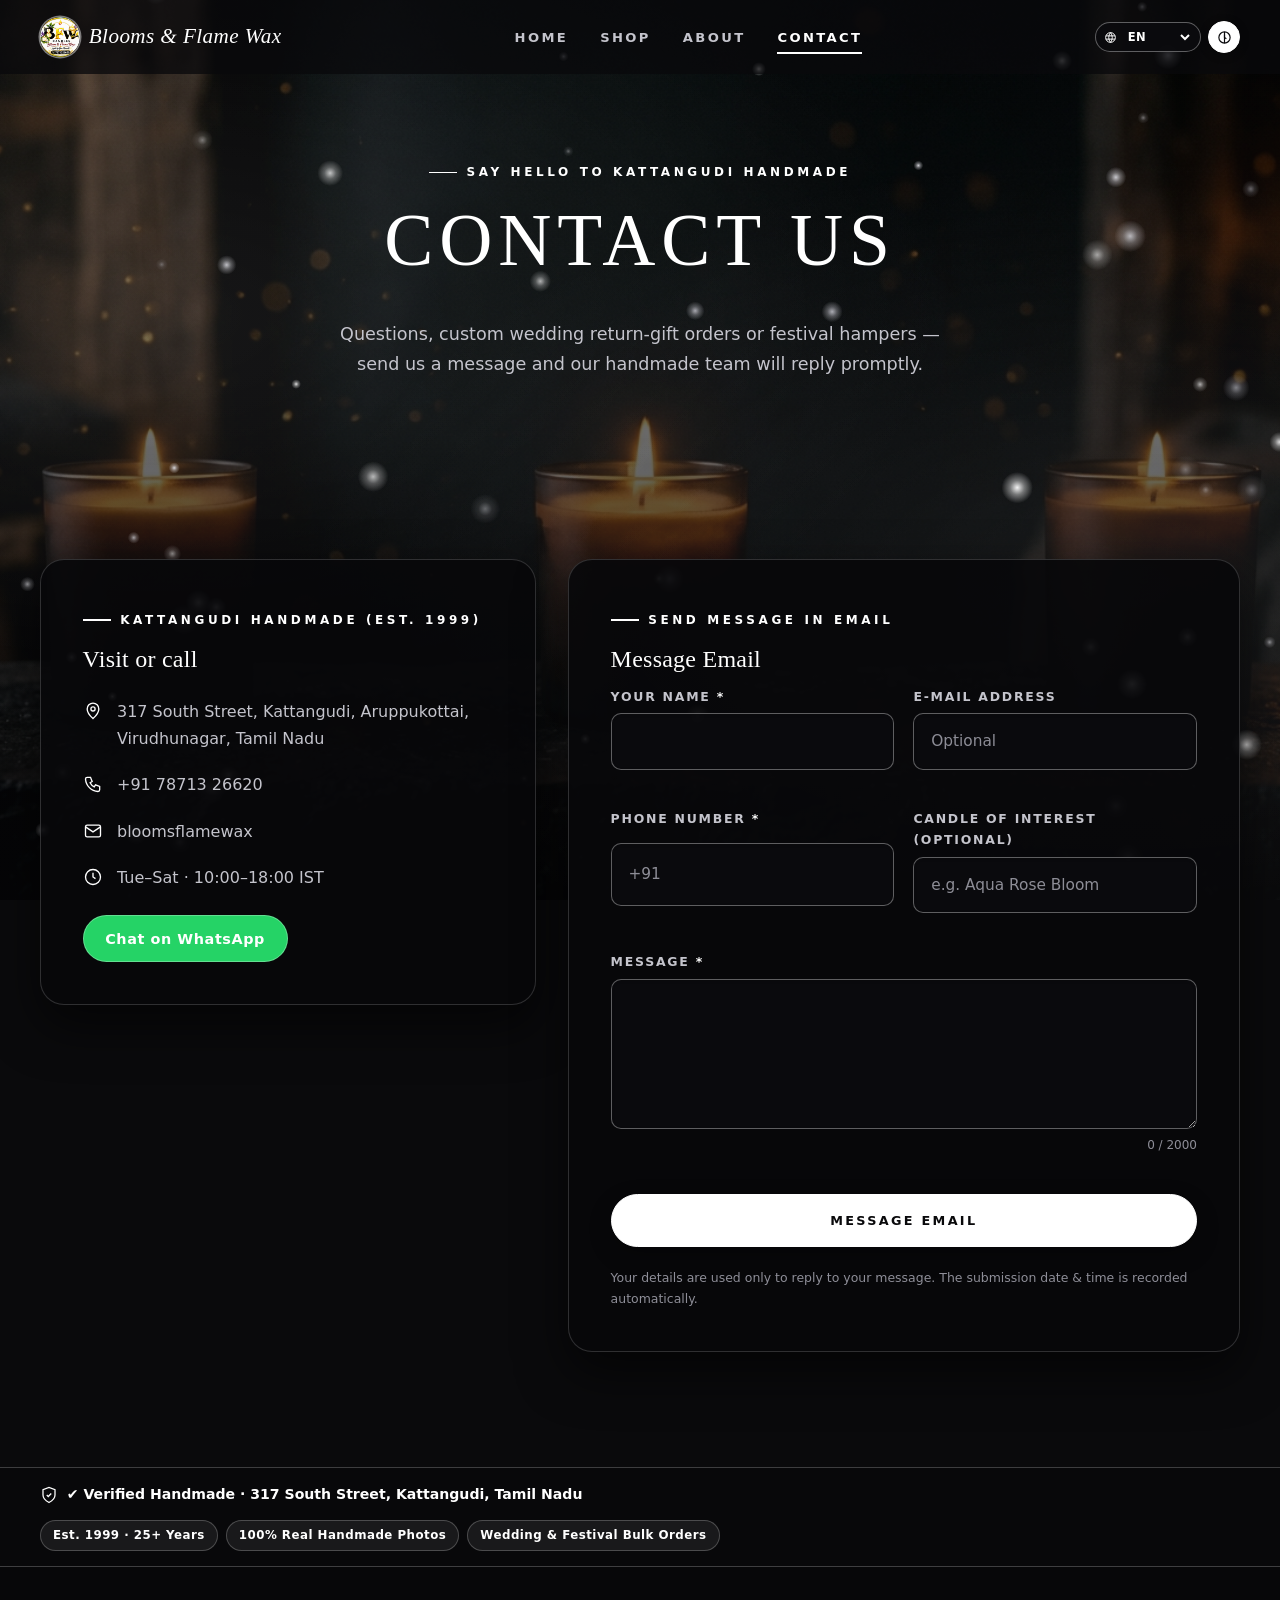
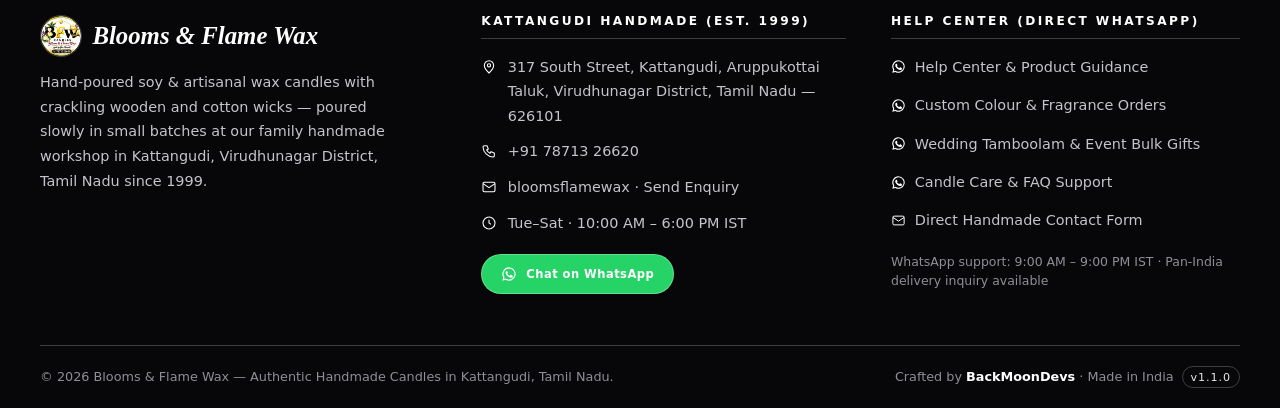
<file: contact.html>
<!DOCTYPE html>
<html lang="en">
<head>
  <meta charset="utf-8">
  <meta name="viewport" content="width=device-width, initial-scale=1">
  <meta http-equiv="Content-Security-Policy" content="default-src 'self'; script-src 'self'; style-src 'self' 'unsafe-inline' https://fonts.googleapis.com; font-src 'self' https://fonts.gstatic.com; img-src 'self' data: https:; media-src 'self'; connect-src 'self' https://script.google.com https://script.googleusercontent.com https://*.google.com https://*.googleusercontent.com; object-src 'none'; base-uri 'self'; form-action 'self' https://script.google.com https://*.google.com https://*.googleusercontent.com; frame-src 'self' https://script.google.com https://script.googleusercontent.com https://*.google.com https://*.googleusercontent.com">
  <meta name="referrer" content="strict-origin-when-cross-origin">
  <title>Contact — Blooms &amp; Flame Wax</title>
  <meta name="description" content="Contact Blooms & Flame Wax for handmade candle enquiries, custom orders and gifting.">
  <meta name="theme-color" content="#1d1418">
  <link rel="icon" href="assets/images/logo-bfw.png" type="image/png">
  <link rel="preconnect" href="https://fonts.googleapis.com">
  <link rel="preconnect" href="https://fonts.gstatic.com" crossorigin>
  <link rel="stylesheet" href="https://fonts.googleapis.com/css2?family=Cormorant+Garamond:ital,wght@0,300;0,400;0,500;1,400;1,500&amp;family=Jost:wght@300;400;500;600&amp;display=swap">
  <link rel="stylesheet" href="css/style.css?v=24">
  <link rel="stylesheet" href="css/animations.css?v=24">
  <link rel="stylesheet" href="css/responsive.css?v=24">
  <script src="js/config.js?v=24"></script>
  <script src="js/security.js?v=24" defer></script>
  <script src="js/i18n.js?v=24" defer></script>
  <script src="js/layout.js?v=24" defer></script>
  <script src="js/main.js?v=24" defer></script>
  <script src="js/contact.js?v=24" defer></script>
</head>
<body data-page="contact">
  <a class="skip-link" href="#main">Skip to content</a>
  <div class="bg-video" aria-hidden="true">
    <video class="bg-video__media" muted loop playsinline preload="none" disablepictureinpicture disableremoteplayback>
      <source data-src="assets/videos/candle-bg.mp4" type="video/mp4">
    </video>
  </div>
  <div class="bg-video__overlay" aria-hidden="true"></div>
  <canvas class="particles" aria-hidden="true"></canvas>

  <header id="site-header"></header>
  <noscript><div class="noscript-note">This form needs JavaScript. You can also reach us on WhatsApp +91 78713 26620. <a href="index.html">Home</a></div></noscript>

  <main id="main">
    <section class="page-hero">
      <div class="container">
        <p class="eyebrow" data-i18n="contact_eyebrow">Say hello</p>
        <h1 class="page-hero__title" data-i18n="contact_title">Contact us</h1>
        <p class="page-hero__lead" data-i18n="contact_lead">Questions, custom orders or gifting ideas — send us a message and our handmade team will reply within 1–2 working days.</p>
      </div>
    </section>

    <section class="section">
      <div class="container contact-grid">
        <aside class="card" data-reveal="left" aria-labelledby="studio-title">
          <p class="eyebrow" data-i18n="footer_studio_title">Handmade</p>
          <h2 id="studio-title" data-i18n="contact_visit_title">Visit or call</h2>
          <ul class="info-list">
            <li><svg viewBox="0 0 24 24" fill="none" stroke="currentColor" stroke-width="1.6" aria-hidden="true"><path d="M12 21s-7-6.2-7-11.5A7 7 0 0 1 19 9.5C19 14.8 12 21 12 21z"/><circle cx="12" cy="9.5" r="2.5"/></svg><span>317 South Street, Kattangudi, Aruppukottai, Virudhunagar, Tamil Nadu</span></li>
            <li><svg viewBox="0 0 24 24" fill="none" stroke="currentColor" stroke-width="1.6" aria-hidden="true"><path d="M5 4h4l2 5-2.5 1.5a11 11 0 0 0 5 5L15 13l5 2v4a2 2 0 0 1-2 2A16 16 0 0 1 3 6a2 2 0 0 1 2-2"/></svg><a href="tel:+917871326620">+91 78713 26620</a></li>
            <li><svg viewBox="0 0 24 24" fill="none" stroke="currentColor" stroke-width="1.6" aria-hidden="true"><rect x="3" y="5" width="18" height="14" rx="2"/><path d="m3 7 9 6 9-6"/></svg><a href="contact.html">bloomsflamewax</a></li>
            <li><svg viewBox="0 0 24 24" fill="none" stroke="currentColor" stroke-width="1.6" aria-hidden="true"><circle cx="12" cy="12" r="9"/><path d="M12 7v5l3 2"/></svg><span>Tue–Sat · 10:00–18:00 IST</span></li>
          </ul>
          <a class="btn btn--whatsapp" href="https://wa.me/917871326620" target="_blank" rel="noopener noreferrer" data-i18n="footer_chat_btn">Chat on WhatsApp</a>
        </aside>

        <div class="card" data-reveal="right">
          <p class="eyebrow">Send Message in Email</p>
          <h2 data-i18n="contact_form_title">Message Email</h2>
          <form class="form" id="contact-form" novalidate autocomplete="on">
            <div class="form__row">
              <div class="field">
                <label for="name"><span data-i18n="label_name">Your name</span> <span class="req">*</span></label>
                <input id="name" name="name" type="text" maxlength="80" autocomplete="name" required aria-describedby="name-error">
                <span class="field__error" id="name-error" aria-live="polite"></span>
              </div>
              <div class="field">
                <label for="email"><span data-i18n="label_email">E-mail address</span></label>
                <input id="email" name="email" type="email" maxlength="254" autocomplete="email" placeholder="Optional" aria-describedby="email-error">
                <span class="field__error" id="email-error" aria-live="polite"></span>
              </div>
            </div>
            <div class="form__row">
              <div class="field">
                <label for="phone"><span data-i18n="label_phone">Phone number</span> <span class="req">*</span></label>
                <input id="phone" name="phone" type="tel" maxlength="20" autocomplete="tel" inputmode="tel" placeholder="+91 " required aria-describedby="phone-error">
                <span class="field__error" id="phone-error" aria-live="polite"></span>
              </div>
              <div class="field">
                <label for="product" data-i18n="label_product">Candle of interest (optional)</label>
                <input id="product" name="product" type="text" maxlength="80" placeholder="e.g. Aqua Rose Bloom">
                <span class="field__error"></span>
              </div>
            </div>
            <div class="field">
              <label for="message"><span data-i18n="label_message">Message</span> <span class="req">*</span></label>
              <textarea id="message" name="message" maxlength="2000" required aria-describedby="message-error message-count"></textarea>
              <span class="field__hint" id="message-count">0 / 2000</span>
              <span class="field__error" id="message-error" aria-live="polite"></span>
            </div>
            <!-- Honeypot: hidden from people, bots fill it in -->
            <div class="hp-field" aria-hidden="true">
              <label for="website">Leave this empty</label>
              <input id="website" name="website" type="text" tabindex="-1" autocomplete="off">
            </div>
            <button class="btn btn--primary" type="submit"><span class="spinner" aria-hidden="true"></span><span data-label data-i18n="btn_message_email">Message Email</span></button>
            <div class="form-status" id="form-status" role="status" aria-live="polite"></div>
            <p class="privacy-note">Your details are used only to reply to your message. The submission date &amp; time is recorded automatically.</p>
          </form>
        </div>
      </div>
    </section>
  </main>

  <footer id="site-footer"></footer>
</body>
</html>
</file>
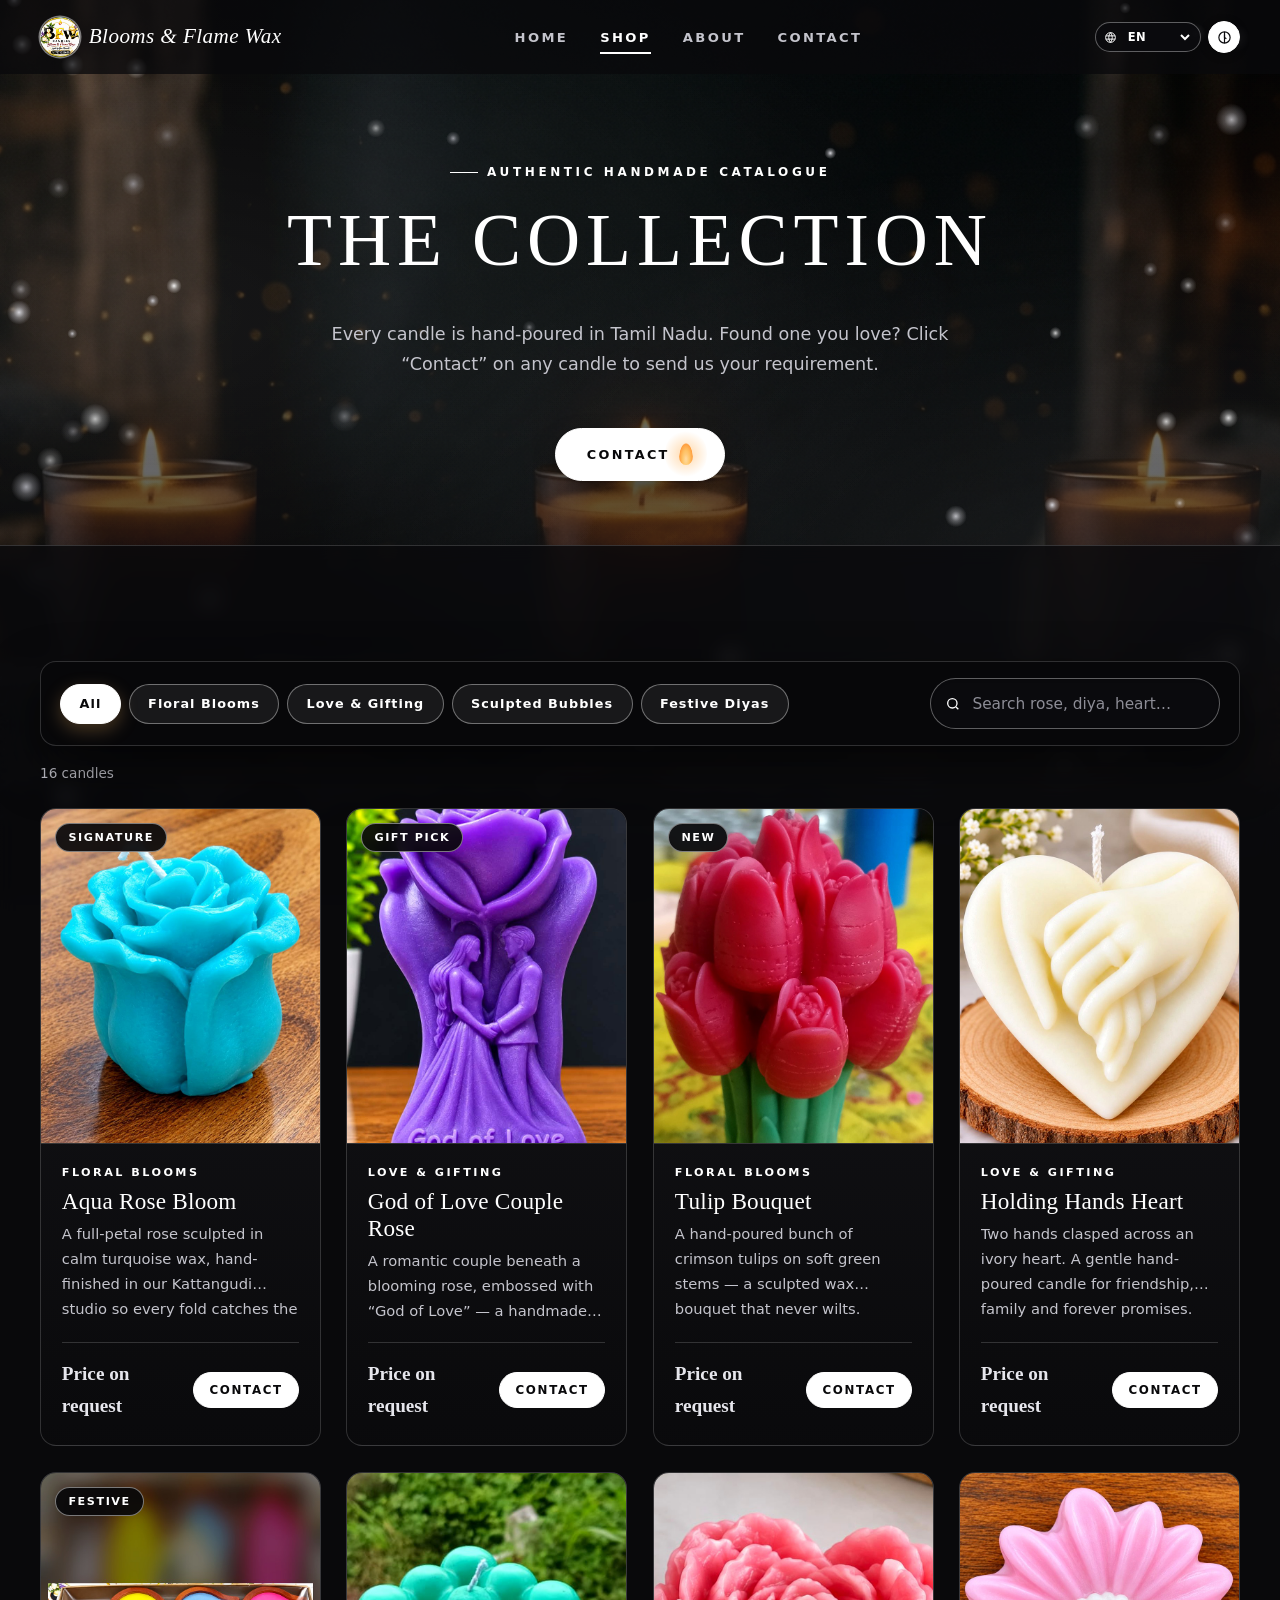
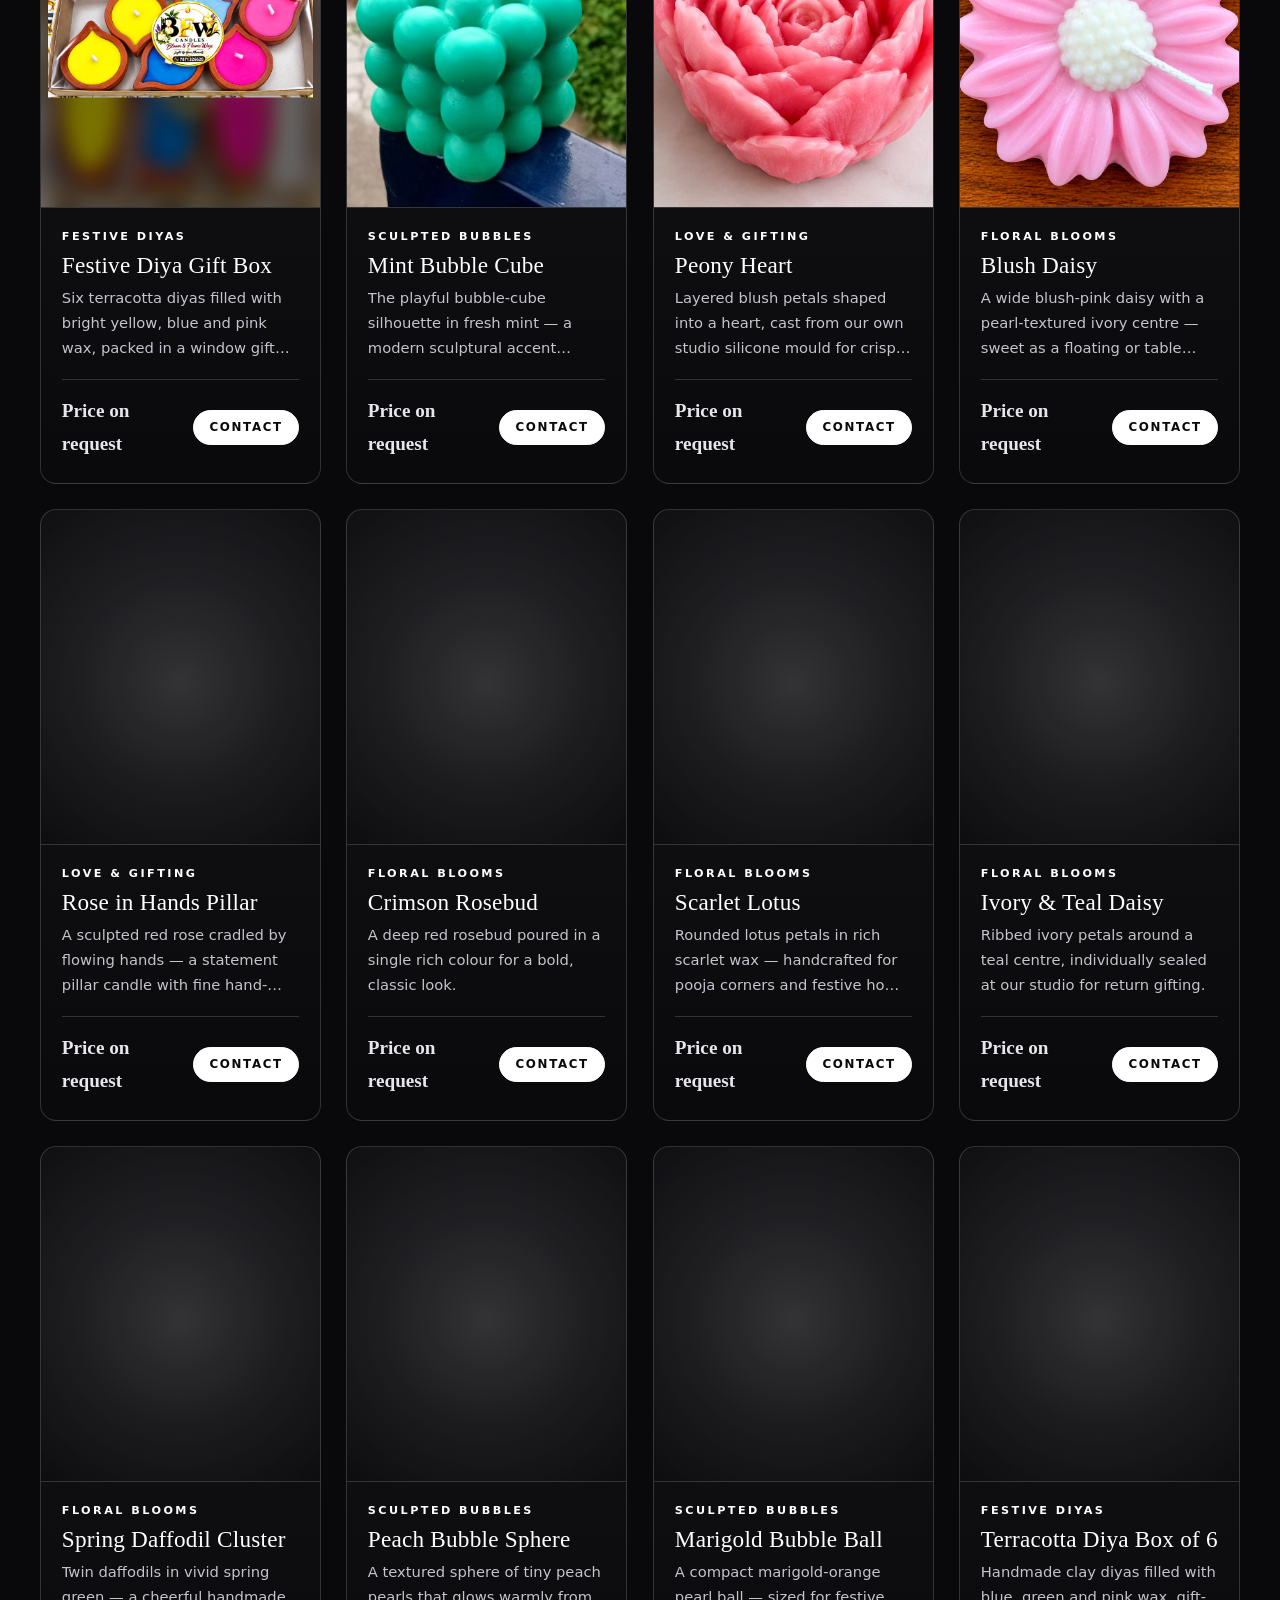
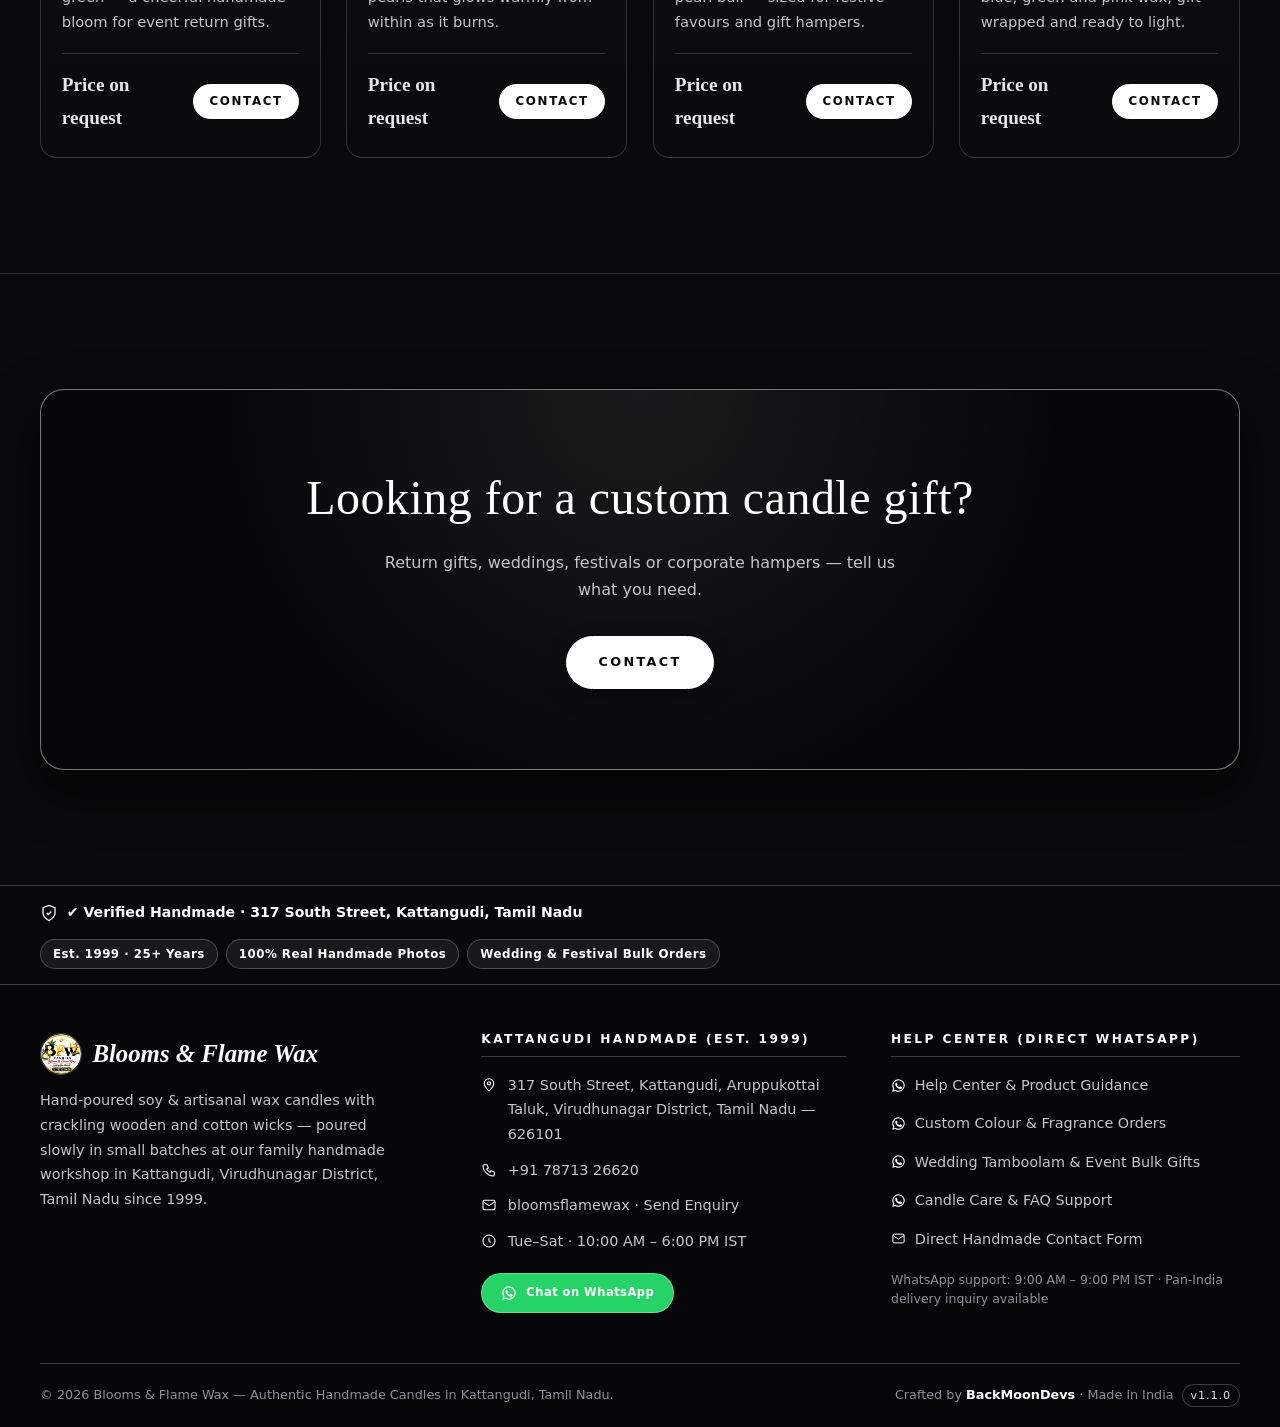
<file: shop.html>
<!DOCTYPE html>
<html lang="en">
<head>
  <meta charset="utf-8">
  <meta name="viewport" content="width=device-width, initial-scale=1">
  <meta http-equiv="Content-Security-Policy" content="default-src 'self'; script-src 'self'; style-src 'self' 'unsafe-inline' https://fonts.googleapis.com; font-src 'self' https://fonts.gstatic.com; img-src 'self' data: https:; media-src 'self'; connect-src 'self' https://script.google.com https://script.googleusercontent.com https://*.google.com https://*.googleusercontent.com; object-src 'none'; base-uri 'self'; form-action 'self' https://script.google.com; frame-src 'none'">
  <meta name="referrer" content="strict-origin-when-cross-origin">
  <title>Shop the Collection — Blooms &amp; Flame Wax</title>
  <meta name="description" content="Browse hand-poured floral, love, sculpted and festive candles by Blooms & Flame Wax. Enquire about any candle.">
  <meta name="theme-color" content="#1d1418">
  <link rel="icon" href="assets/images/logo-bfw.png" type="image/png">
  <link rel="preconnect" href="https://fonts.googleapis.com">
  <link rel="preconnect" href="https://fonts.gstatic.com" crossorigin>
  <link rel="stylesheet" href="https://fonts.googleapis.com/css2?family=Cormorant+Garamond:ital,wght@0,300;0,400;0,500;1,400;1,500&amp;family=Jost:wght@300;400;500;600&amp;display=swap">
  <link rel="stylesheet" href="css/style.css?v=24">
  <link rel="stylesheet" href="css/animations.css?v=24">
  <link rel="stylesheet" href="css/responsive.css?v=24">
  <script src="js/config.js?v=24"></script>
  <script src="js/security.js?v=24" defer></script>
  <script src="js/products-data.js?v=24" defer></script>
  <script src="js/i18n.js?v=24" defer></script>
  <script src="js/layout.js?v=24" defer></script>
  <script src="js/main.js?v=24" defer></script>
  <script src="js/shop.js?v=24" defer></script>
</head>
<body data-page="shop">
  <a class="skip-link" href="#main">Skip to content</a>
  <div class="bg-video" aria-hidden="true">
    <video class="bg-video__media" muted loop playsinline preload="none" disablepictureinpicture disableremoteplayback>
      <source data-src="assets/videos/candle-bg.mp4" type="video/mp4">
    </video>
  </div>
  <div class="bg-video__overlay" aria-hidden="true"></div>
  <canvas class="particles" aria-hidden="true"></canvas>

  <header id="site-header"></header>
  <noscript><div class="noscript-note"><a href="index.html">Home</a><a href="shop.html">Shop</a><a href="about.html">About</a><a href="contact.html">Contact</a></div></noscript>

  <main id="main">
    <section class="page-hero">
      <div class="container">
        <p class="eyebrow" data-i18n="shop_eyebrow">Product showcase</p>
        <h1 class="page-hero__title" data-i18n="shop_title">The collection</h1>
        <p class="page-hero__lead" data-i18n="shop_lead">Every candle is hand-poured in Tamil Nadu. Tap “Contact” on any candle to open our Contact page with your selection pre-filled.</p>
        <div class="center-actions"><a class="btn btn--primary" href="contact.html"><span data-i18n="btn_shop_now">Contact</span> <span class="flame" aria-hidden="true"></span></a></div>
      </div>
    </section>

    <section class="section section--glass" id="showcase" aria-labelledby="showcase-title">
      <div class="container">
        <h2 class="visually-hidden" id="showcase-title">All candles</h2>
        <div class="toolbar" role="search">
          <div class="chips" role="group" aria-label="Filter by category">
            <button class="chip" type="button" data-filter="all" aria-pressed="true" data-i18n="filter_all">All</button>
            <button class="chip" type="button" data-filter="floral" aria-pressed="false" data-i18n="cat_floral">Floral Blooms</button>
            <button class="chip" type="button" data-filter="love" aria-pressed="false" data-i18n="cat_love">Love &amp; Gifting</button>
            <button class="chip" type="button" data-filter="sculpted" aria-pressed="false" data-i18n="cat_sculpted">Sculpted Bubbles</button>
            <button class="chip" type="button" data-filter="festive" aria-pressed="false" data-i18n="cat_festive">Festive Diyas</button>
          </div>
          <label class="search">
            <span class="visually-hidden">Search candles</span>
            <svg viewBox="0 0 24 24" fill="none" stroke="currentColor" stroke-width="2" aria-hidden="true"><circle cx="11" cy="11" r="7"/><path d="m20 20-3.5-3.5"/></svg>
            <input id="product-search" type="search" placeholder="Search rose, diya, heart…" data-i18n-placeholder="search_placeholder" maxlength="60" autocomplete="off">
          </label>
        </div>
        <p class="result-count" id="result-count" aria-live="polite"></p>
        <div class="product-grid" id="showcase-grid">
          <p class="empty-state">Loading candles…</p>
        </div>
      </div>
    </section>

    <section class="section">
      <div class="container">
        <div class="cta" data-reveal="zoom">
          <h2 data-i18n="cta_title">Need a bulk or custom order?</h2>
          <p data-i18n="cta_desc">Return gifts, weddings, festivals or corporate hampers — tell us what you need.</p>
          <a class="btn btn--primary" href="contact.html" data-i18n="btn_contact_studio">Contact</a>
        </div>
      </div>
    </section>
  </main>

  <!-- Quick-view dialog (Task 2: button redirects to contact.html) -->
  <dialog class="modal" id="product-modal" aria-labelledby="modal-name">
    <div class="modal__inner">
      <div class="modal__media"><img data-modal-img src="assets/images/products/placeholder.svg" alt=""></div>
      <div class="modal__body">
        <span class="product-card__cat" data-modal-cat></span>
        <h2 id="modal-name" data-modal-name></h2>
        <p data-modal-desc></p>
        <p class="product-card__price" data-modal-price></p>
        <a class="btn btn--primary" data-modal-enquire data-i18n="btn_enquire_contact" href="contact.html">Contact</a>
      </div>
    </div>
    <button class="modal__close" type="button" aria-label="Close">×</button>
  </dialog>

  <footer id="site-footer"></footer>
</body>
</html>
</file>
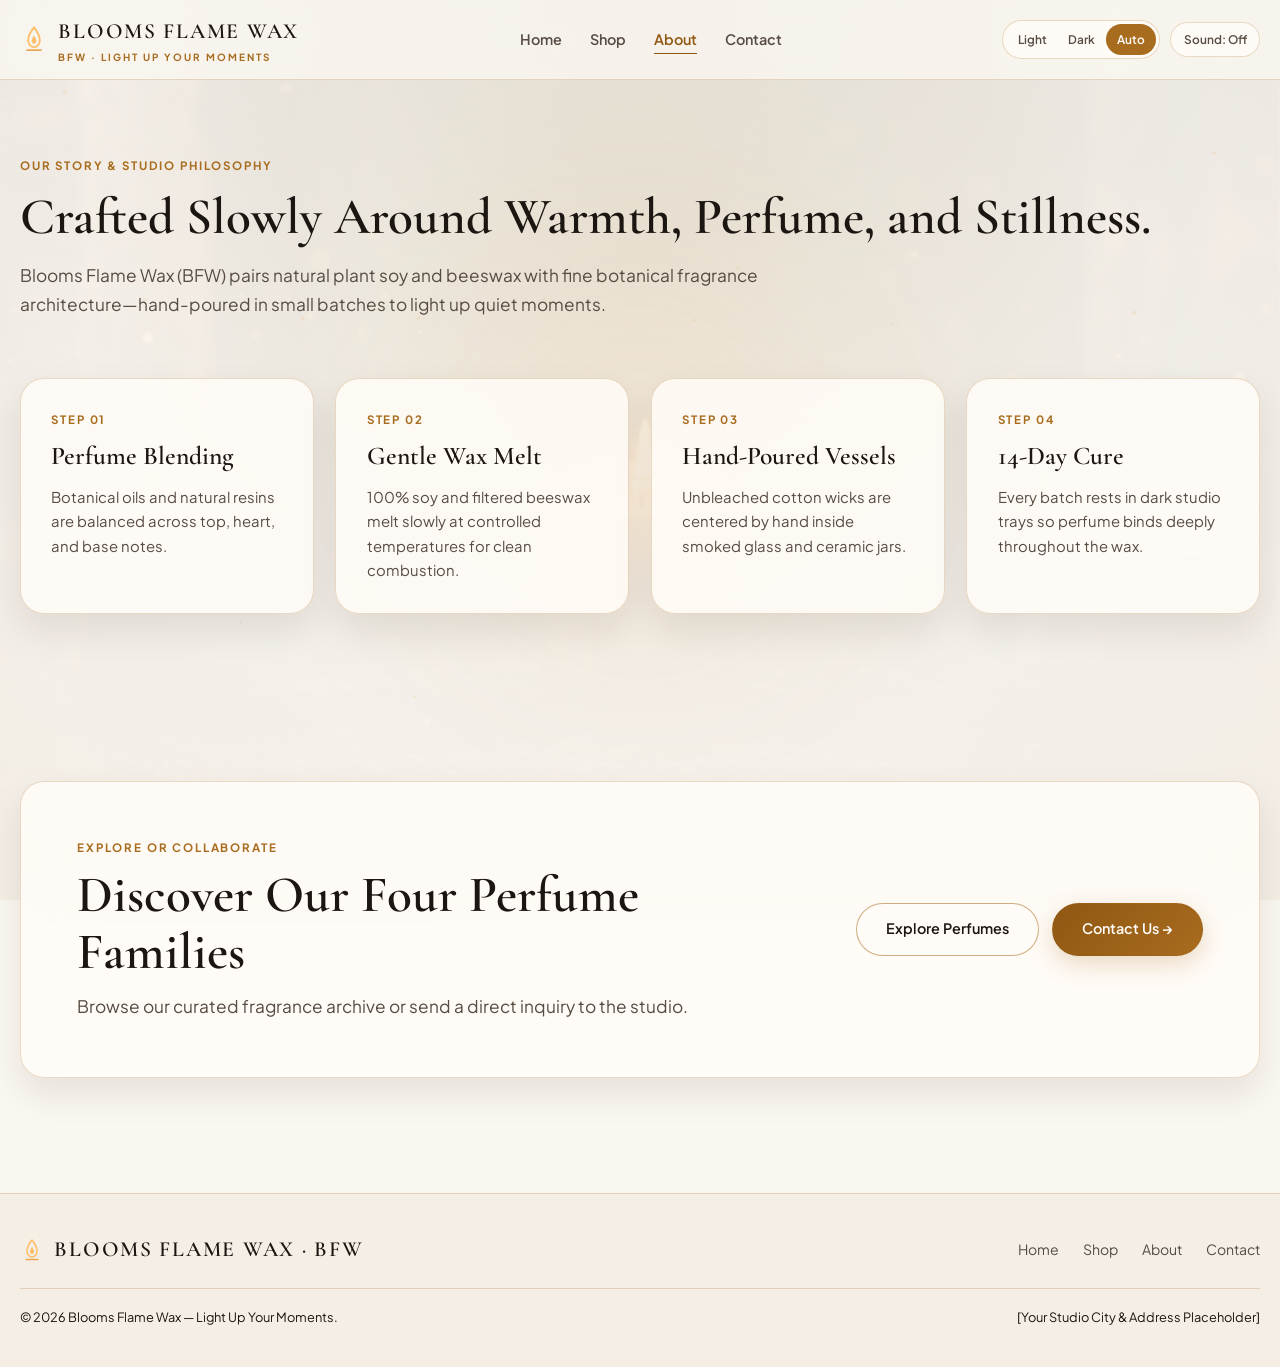
<file: referencefile/about.html>
<!DOCTYPE html>
<html lang="en" data-theme-pref="auto">
<head>
  <meta charset="UTF-8" />
  <meta name="viewport" content="width=device-width, initial-scale=1.0" />
  <meta name="description" content="About Blooms Flame Wax (BFW) — Botanical perfume blending and small-batch soy-beeswax pouring craft." />
  <title>About Our Craft | Blooms Flame Wax · BFW</title>

  <script src="js/theme.js"></script>
  <link rel="preconnect" href="https://fonts.googleapis.com" />
  <link rel="preconnect" href="https://fonts.gstatic.com" crossorigin />
  <link href="https://fonts.googleapis.com/css2?family=Cormorant+Garamond:ital,wght@0,500;0,600;1,500&family=Plus+Jakarta+Sans:wght@400;500;600;700&display=swap" rel="stylesheet" />

  <link rel="stylesheet" href="css/style.css" />
  <link rel="stylesheet" href="css/animations.css" />
  <link rel="stylesheet" href="css/responsive.css" />
</head>
<body>
  <a class="skip-link" href="#main-content">Skip to main content</a>

  <div class="bg-video-stage" aria-hidden="true">
    <video id="bgCandleVideo" class="bg-video-stage__video" autoplay muted loop playsinline preload="auto" poster="assets/images/hero-video-fallback.jpg">
      <source src="assets/videos/candle-bg.mp4" type="video/mp4" />
    </video>
    <div class="bg-video-stage__overlay"></div>
    <div class="bg-video-stage__glow"></div>
    <canvas id="emberParticles" class="bg-video-stage__particles"></canvas>
  </div>

  <div class="site-shell">
    <header class="site-header" id="siteHeader">
      <div class="container nav-bar">
        <a href="index.html" class="brand-link" aria-label="Blooms Flame Wax Home">
          <img src="assets/icons/flame-mark.svg" alt="" width="28" height="28" />
          <span>Blooms Flame Wax<small class="brand-sub">BFW · Light Up Your Moments</small></span>
        </a>

        <nav aria-label="Primary navigation">
          <ul class="nav-links" id="navLinks">
            <li><a href="index.html">Home</a></li>
            <li><a href="shop.html">Shop</a></li>
            <li><a href="about.html" aria-current="page">About</a></li>
            <li><a href="contact.html">Contact</a></li>
          </ul>
        </nav>

        <div class="header-controls">
          <div class="theme-switcher" role="group" aria-label="Color theme mode">
            <button type="button" class="theme-switcher__btn" data-theme-btn="light">Light</button>
            <button type="button" class="theme-switcher__btn" data-theme-btn="dark">Dark</button>
            <button type="button" class="theme-switcher__btn" data-theme-btn="auto">Auto</button>
          </div>
          <button type="button" class="sound-toggle" id="soundToggle" aria-pressed="false">Sound: Off</button>
          <button type="button" class="nav-toggle" id="navToggle" aria-controls="navLinks" aria-expanded="false" aria-label="Toggle navigation menu">
            <span class="nav-toggle__bars"></span>
          </button>
        </div>
      </div>
    </header>

    <main id="main-content" class="site-main">
      <section class="page-hero">
        <div class="container page-hero__inner reveal is-visible">
          <span class="eyebrow">Our Story &amp; Studio Philosophy</span>
          <h1 class="section-title">Crafted Slowly Around Warmth, Perfume, and Stillness.</h1>
          <p class="section-lead">
            Blooms Flame Wax (BFW) pairs natural plant soy and beeswax with fine botanical fragrance
            architecture—hand-poured in small batches to light up quiet moments.
          </p>
        </div>
      </section>

      <section class="section" style="padding-top: 1.5rem;">
        <div class="container">
          <div class="process-grid">
            <article class="glass-panel feature-card reveal" data-delay="1">
              <span class="eyebrow">Step 01</span>
              <h2 class="feature-card__title">Perfume Blending</h2>
              <p class="feature-card__text">Botanical oils and natural resins are balanced across top, heart, and base notes.</p>
            </article>
            <article class="glass-panel feature-card reveal" data-delay="2">
              <span class="eyebrow">Step 02</span>
              <h2 class="feature-card__title">Gentle Wax Melt</h2>
              <p class="feature-card__text">100% soy and filtered beeswax melt slowly at controlled temperatures for clean combustion.</p>
            </article>
            <article class="glass-panel feature-card reveal" data-delay="3">
              <span class="eyebrow">Step 03</span>
              <h2 class="feature-card__title">Hand-Poured Vessels</h2>
              <p class="feature-card__text">Unbleached cotton wicks are centered by hand inside smoked glass and ceramic jars.</p>
            </article>
            <article class="glass-panel feature-card reveal" data-delay="3">
              <span class="eyebrow">Step 04</span>
              <h2 class="feature-card__title">14-Day Cure</h2>
              <p class="feature-card__text">Every batch rests in dark studio trays so perfume binds deeply throughout the wax.</p>
            </article>
          </div>
        </div>
      </section>

      <section class="section">
        <div class="container">
          <div class="glass-panel cta-banner reveal">
            <div class="cta-banner__copy">
              <span class="eyebrow">Explore Or Collaborate</span>
              <h2 class="section-title">Discover Our Four Perfume Families</h2>
              <p class="section-lead">Browse our curated fragrance archive or send a direct inquiry to the studio.</p>
            </div>
            <div style="display:flex; flex-wrap:wrap; gap:0.85rem;">
              <a href="shop.html" class="btn btn--ghost">Explore Perfumes</a>
              <a href="contact.html" class="btn btn--primary">Contact Us &rarr;</a>
            </div>
          </div>
        </div>
      </section>
    </main>

    <footer class="site-footer">
      <div class="container footer-inner">
        <a href="index.html" class="brand-link">
          <img src="assets/icons/flame-mark.svg" alt="" width="24" height="24" />
          <span>Blooms Flame Wax · BFW</span>
        </a>
        <ul class="footer-links">
          <li><a href="index.html">Home</a></li>
          <li><a href="shop.html">Shop</a></li>
          <li><a href="about.html">About</a></li>
          <li><a href="contact.html">Contact</a></li>
        </ul>
        <div class="footer-copy">
          <span>&copy; <span id="currentYear"></span> Blooms Flame Wax — Light Up Your Moments.</span>
          <span>[Your Studio City &amp; Address Placeholder]</span>
        </div>
      </div>
    </footer>
  </div>

  <script src="js/main.js" defer></script>
</body>
</html>
</file>
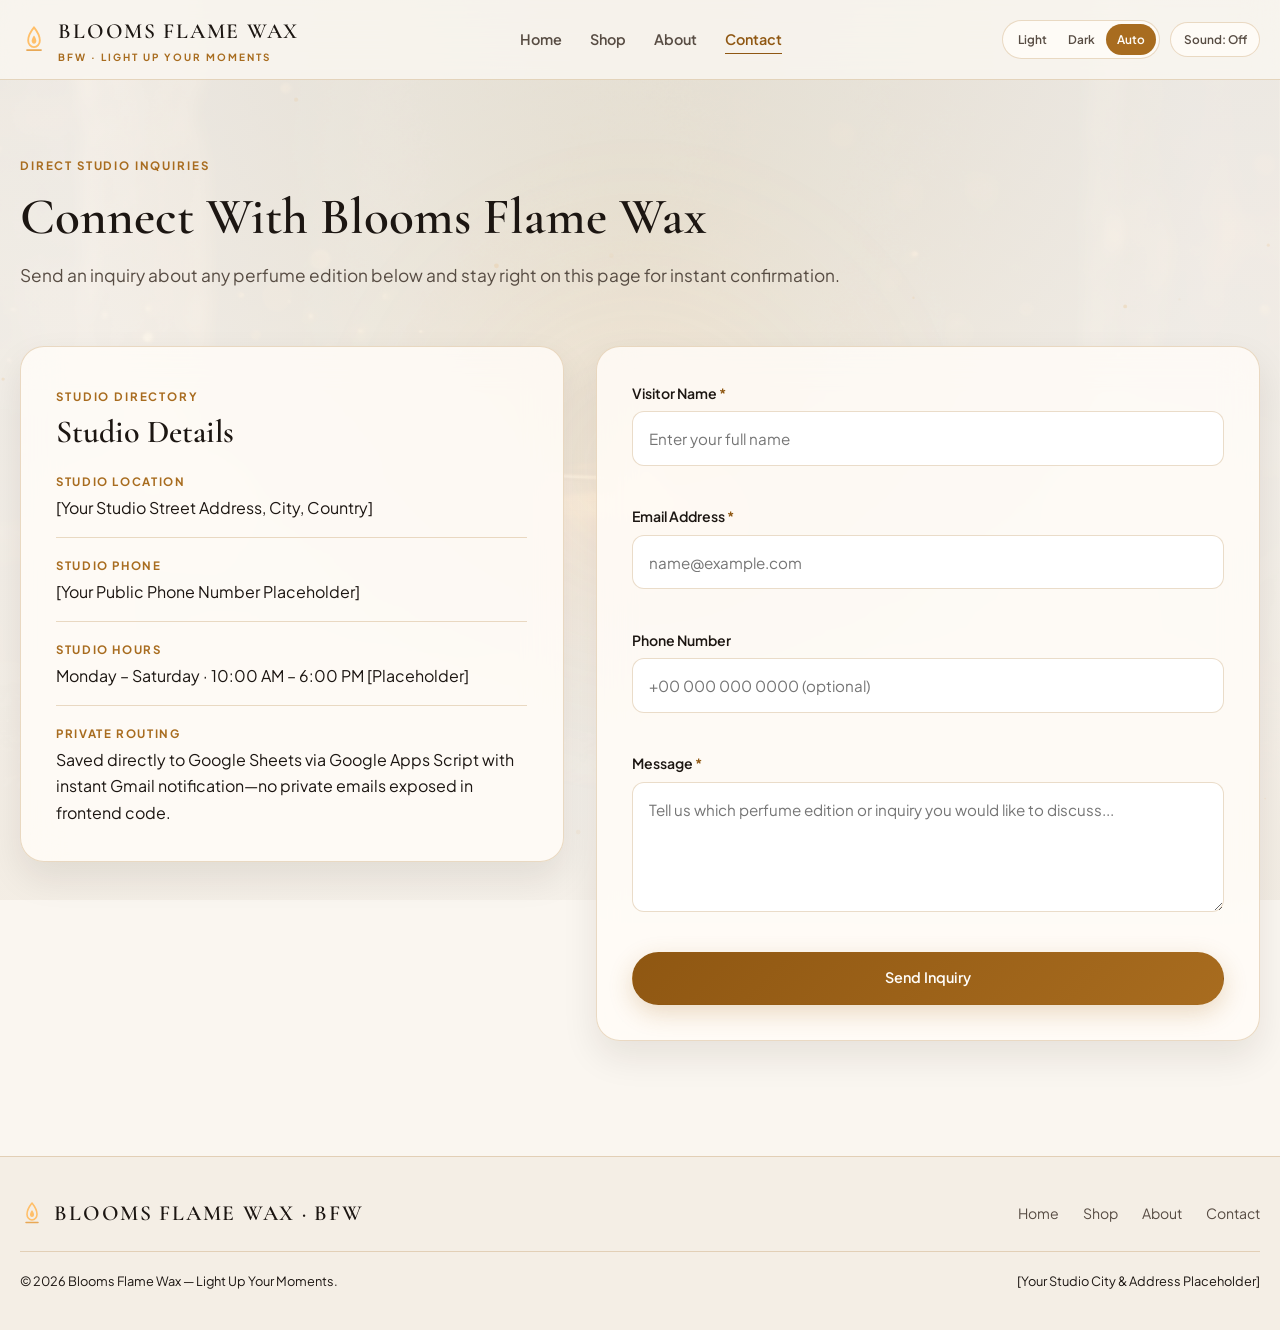
<file: referencefile/contact.html>
<!DOCTYPE html>
<html lang="en" data-theme-pref="auto">
<head>
  <meta charset="UTF-8" />
  <meta name="viewport" content="width=device-width, initial-scale=1.0" />
  <meta name="description" content="Contact Blooms Flame Wax (BFW). Inquiries save directly to Google Sheets with instant Gmail studio notification." />
  <title>Contact Us | Blooms Flame Wax · BFW</title>

  <script src="js/theme.js"></script>
  <link rel="preconnect" href="https://fonts.googleapis.com" />
  <link rel="preconnect" href="https://fonts.gstatic.com" crossorigin />
  <link href="https://fonts.googleapis.com/css2?family=Cormorant+Garamond:ital,wght@0,500;0,600;1,500&family=Plus+Jakarta+Sans:wght@400;500;600;700&display=swap" rel="stylesheet" />

  <link rel="stylesheet" href="css/style.css" />
  <link rel="stylesheet" href="css/animations.css" />
  <link rel="stylesheet" href="css/responsive.css" />
</head>
<body>
  <a class="skip-link" href="#main-content">Skip to main content</a>

  <div class="bg-video-stage" aria-hidden="true">
    <video id="bgCandleVideo" class="bg-video-stage__video" autoplay muted loop playsinline preload="auto" poster="assets/images/hero-video-fallback.jpg">
      <source src="assets/videos/candle-bg.mp4" type="video/mp4" />
    </video>
    <div class="bg-video-stage__overlay"></div>
    <div class="bg-video-stage__glow"></div>
    <canvas id="emberParticles" class="bg-video-stage__particles"></canvas>
  </div>

  <div class="site-shell">
    <header class="site-header" id="siteHeader">
      <div class="container nav-bar">
        <a href="index.html" class="brand-link" aria-label="Blooms Flame Wax Home">
          <img src="assets/icons/flame-mark.svg" alt="" width="28" height="28" />
          <span>Blooms Flame Wax<small class="brand-sub">BFW · Light Up Your Moments</small></span>
        </a>

        <nav aria-label="Primary navigation">
          <ul class="nav-links" id="navLinks">
            <li><a href="index.html">Home</a></li>
            <li><a href="shop.html">Shop</a></li>
            <li><a href="about.html">About</a></li>
            <li><a href="contact.html" aria-current="page">Contact</a></li>
          </ul>
        </nav>

        <div class="header-controls">
          <div class="theme-switcher" role="group" aria-label="Color theme mode">
            <button type="button" class="theme-switcher__btn" data-theme-btn="light">Light</button>
            <button type="button" class="theme-switcher__btn" data-theme-btn="dark">Dark</button>
            <button type="button" class="theme-switcher__btn" data-theme-btn="auto">Auto</button>
          </div>
          <button type="button" class="sound-toggle" id="soundToggle" aria-pressed="false">Sound: Off</button>
          <button type="button" class="nav-toggle" id="navToggle" aria-controls="navLinks" aria-expanded="false" aria-label="Toggle navigation menu">
            <span class="nav-toggle__bars"></span>
          </button>
        </div>
      </div>
    </header>

    <main id="main-content" class="site-main">
      <section class="page-hero">
        <div class="container page-hero__inner reveal is-visible">
          <span class="eyebrow">Direct Studio Inquiries</span>
          <h1 class="section-title">Connect With Blooms Flame Wax</h1>
          <p class="section-lead">Send an inquiry about any perfume edition below and stay right on this page for instant confirmation.</p>
        </div>
      </section>

      <section class="section" style="padding-top: 1.25rem;">
        <div class="container contact-layout">
          <aside class="glass-panel studio-info reveal">
            <div>
              <span class="eyebrow">Studio Directory</span>
              <h2 class="section-title" style="font-size: 2rem; margin-top: 0.35rem;">Studio Details</h2>
            </div>
            <ul class="info-list">
              <li>
                <span class="info-list__label">Studio Location</span>
                <span>[Your Studio Street Address, City, Country]</span>
              </li>
              <li>
                <span class="info-list__label">Studio Phone</span>
                <span>[Your Public Phone Number Placeholder]</span>
              </li>
              <li>
                <span class="info-list__label">Studio Hours</span>
                <span>Monday – Saturday · 10:00 AM – 6:00 PM [Placeholder]</span>
              </li>
              <li>
                <span class="info-list__label">Private Routing</span>
                <span>Saved directly to Google Sheets via Google Apps Script with instant Gmail notification—no private emails exposed in frontend code.</span>
              </li>
            </ul>
          </aside>

          <div class="glass-panel contact-form-card reveal" data-delay="1">
            <form id="contactForm" class="contact-form" novalidate>
              <div class="hp-field" aria-hidden="true">
                <label for="websiteUrl">Leave blank</label>
                <input type="text" id="websiteUrl" name="websiteUrl" tabindex="-1" autocomplete="off" />
              </div>

              <div class="form-group">
                <label for="visitorName">Visitor Name <span class="required">*</span></label>
                <input type="text" id="visitorName" name="name" class="form-control" placeholder="Enter your full name" required />
                <span class="field-error" id="nameError" role="alert"></span>
              </div>

              <div class="form-group">
                <label for="visitorEmail">Email Address <span class="required">*</span></label>
                <input type="email" id="visitorEmail" name="email" class="form-control" placeholder="name@example.com" required />
                <span class="field-error" id="emailError" role="alert"></span>
              </div>

              <div class="form-group">
                <label for="visitorPhone">Phone Number</label>
                <input type="tel" id="visitorPhone" name="phone" class="form-control" placeholder="+00 000 000 0000 (optional)" />
                <span class="field-error" id="phoneError" role="alert"></span>
              </div>

              <div class="form-group">
                <label for="visitorMessage">Message <span class="required">*</span></label>
                <textarea id="visitorMessage" name="message" class="form-control" placeholder="Tell us which perfume edition or inquiry you would like to discuss..." required></textarea>
                <span class="field-error" id="messageError" role="alert"></span>
              </div>

              <button type="submit" id="submitBtn" class="btn btn--primary" style="width: 100%;">
                <span id="submitBtnText">Send Inquiry</span>
              </button>

              <div id="formStatus" class="form-status" role="status" aria-live="polite"></div>
            </form>
          </div>
        </div>
      </section>
    </main>

    <footer class="site-footer">
      <div class="container footer-inner">
        <a href="index.html" class="brand-link">
          <img src="assets/icons/flame-mark.svg" alt="" width="24" height="24" />
          <span>Blooms Flame Wax · BFW</span>
        </a>
        <ul class="footer-links">
          <li><a href="index.html">Home</a></li>
          <li><a href="shop.html">Shop</a></li>
          <li><a href="about.html">About</a></li>
          <li><a href="contact.html">Contact</a></li>
        </ul>
        <div class="footer-copy">
          <span>&copy; <span id="currentYear"></span> Blooms Flame Wax — Light Up Your Moments.</span>
          <span>[Your Studio City &amp; Address Placeholder]</span>
        </div>
      </div>
    </footer>
  </div>

  <script src="js/main.js" defer></script>
  <script src="js/contact.js" defer></script>
</body>
</html>
</file>
<file: css/style.css>
/* =========================================================
   Blooms & Flame Wax — Black & White Monochrome Editorial Theme
   (Dark Mode = Obsidian Black & Crisp White · Light Mode = Pure White & Deep Black)
   ========================================================= */
:root,
html[data-theme="dark"] {
  color-scheme: dark;
  --plum-950: #050506;
  --plum-900: #0a0a0c;
  --plum-800: #131316;
  --plum-700: #1e1e24;
  --gold: #ffffff;
  --gold-light: #e6e6ec;
  --ember: #d4d4dc;
  --cream: #ffffff;
  --muted: #c4c4cc;
  --muted-2: #8e8e98;
  --success: #4ade80;
  --danger: #ff6b6b;
  --whatsapp: #25d366;

  --glass: rgba(10, 10, 12, 0.78);
  --glass-strong: rgba(8, 8, 10, 0.92);
  --card-bg: linear-gradient(180deg, rgba(22, 22, 26, 0.92), rgba(10, 10, 12, 0.96));
  --media-stage: radial-gradient(circle at 50% 52%, rgba(255, 255, 255, 0.14) 0%, rgba(255, 255, 255, 0.05) 48%, rgba(8, 8, 10, 0.4) 100%);
  --line: rgba(255, 255, 255, 0.16);
  --line-strong: rgba(255, 255, 255, 0.45);

  /* Input boxes — Dark mode (Black & White) */
  --input-bg: rgba(12, 12, 15, 0.9);
  --input-bg-focus: #141418;
  --input-border: rgba(255, 255, 255, 0.34);
  --input-border-focus: #ffffff;
  --input-text: #ffffff;
  --input-placeholder: #8d8d96;
  --input-ring: rgba(255, 255, 255, 0.24);

  /* Buttons — Dark mode (Crisp White primary button with Black text) */
  --btn-primary-bg: #ffffff;
  --btn-primary-text: #09090b;
  --btn-primary-border: #ffffff;
  --btn-ghost-bg: rgba(255, 255, 255, 0.07);
  --btn-ghost-text: #ffffff;
  --btn-ghost-border: rgba(255, 255, 255, 0.38);
  --btn-ghost-hover-bg: rgba(255, 255, 255, 0.16);

  /* Background video & side animation — Dark mode (Clear Black & White Monochrome Video) */
  --video-filter: grayscale(100%) contrast(1.14) brightness(0.78);
  --overlay-bg:
    radial-gradient(ellipse at 12% 35%, rgba(255, 255, 255, 0.08), transparent 50%),
    radial-gradient(ellipse at 88% 65%, rgba(255, 255, 255, 0.08), transparent 52%),
    linear-gradient(180deg, rgba(6, 6, 8, 0.42) 0%, rgba(6, 6, 8, 0.64) 50%, rgba(6, 6, 8, 0.84) 100%);
  --side-beam-left: linear-gradient(90deg, rgba(255, 255, 255, 0.22) 0%, rgba(255, 255, 255, 0.08) 45%, transparent 100%);
  --side-beam-right: linear-gradient(270deg, rgba(255, 255, 255, 0.22) 0%, rgba(255, 255, 255, 0.08) 45%, transparent 100%);
  --side-orb: radial-gradient(circle, rgba(255, 255, 255, 0.16) 0%, rgba(255, 255, 255, 0.06) 45%, transparent 72%);

  /* Footer — Dark mode (Clean Monochrome Editorial Footer) */
  --footer-bg: #070709;
  --footer-card-bg: rgba(18, 18, 22, 0.9);
  --footer-text: #c4c4cc;
  --footer-heading: #ffffff;
  --footer-border: rgba(255, 255, 255, 0.22);

  --shadow: 0 20px 50px rgba(0, 0, 0, 0.6);
  --glow: 0 0 36px rgba(255, 255, 255, 0.18);

  --font-display: "Cormorant Garamond", "Playfair Display", Georgia, serif;
  --font-body: "Jost", "Segoe UI", system-ui, -apple-system, sans-serif;
  --radius-sm: 10px;
  --radius: 16px;
  --radius-lg: 24px;
  --container: 1200px;
  --header-h: 74px;
  --ease: cubic-bezier(0.22, 1, 0.36, 1);
}

/* =========================================================
   LIGHT MODE TOKENS (Pure Crisp White & Obsidian Black)
   ========================================================= */
html[data-theme="light"] {
  color-scheme: light;
  --plum-950: #f2f2f4;
  --plum-900: #ffffff;
  --plum-800: #f7f7f9;
  --plum-700: #e8e8ee;
  --gold: #0a0a0c;
  --gold-light: #1c1c22;
  --ember: #27272f;
  --cream: #09090b;
  --muted: #383842;
  --muted-2: #646470;
  --success: #15803d;
  --danger: #c92a2a;
  --whatsapp: #16a34a;

  --glass: rgba(255, 255, 255, 0.84);
  --glass-strong: rgba(255, 255, 255, 0.95);
  --card-bg: linear-gradient(180deg, rgba(255, 255, 255, 0.98), rgba(246, 246, 249, 0.98));
  --media-stage: radial-gradient(circle at 50% 52%, rgba(255, 255, 255, 1) 0%, rgba(0, 0, 0, 0.05) 62%, rgba(0, 0, 0, 0.1) 100%);
  --line: rgba(10, 10, 12, 0.15);
  --line-strong: rgba(10, 10, 12, 0.45);

  /* Input boxes — Light mode (Crisp White box with Black border & text) */
  --input-bg: #ffffff;
  --input-bg-focus: #ffffff;
  --input-border: rgba(10, 10, 12, 0.36);
  --input-border-focus: #09090b;
  --input-text: #09090b;
  --input-placeholder: #686873;
  --input-ring: rgba(10, 10, 12, 0.18);

  /* Buttons — Light mode (Obsidian Black primary button with White text) */
  --btn-primary-bg: #09090b;
  --btn-primary-text: #ffffff;
  --btn-primary-border: #09090b;
  --btn-ghost-bg: #ffffff;
  --btn-ghost-text: #09090b;
  --btn-ghost-border: rgba(10, 10, 12, 0.42);
  --btn-ghost-hover-bg: rgba(10, 10, 12, 0.08);

  /* Background video & side animation — Light mode (Clear Daylight Black & White Video) */
  --video-filter: grayscale(100%) contrast(1.08) brightness(1.12);
  --overlay-bg:
    radial-gradient(ellipse at 12% 35%, rgba(255, 255, 255, 0.4), transparent 50%),
    radial-gradient(ellipse at 88% 65%, rgba(0, 0, 0, 0.07), transparent 52%),
    linear-gradient(180deg, rgba(255, 255, 255, 0.62) 0%, rgba(250, 250, 252, 0.75) 50%, rgba(245, 245, 248, 0.86) 100%);
  --side-beam-left: linear-gradient(90deg, rgba(10, 10, 12, 0.18) 0%, rgba(10, 10, 12, 0.06) 45%, transparent 100%);
  --side-beam-right: linear-gradient(270deg, rgba(10, 10, 12, 0.18) 0%, rgba(10, 10, 12, 0.06) 45%, transparent 100%);
  --side-orb: radial-gradient(circle, rgba(10, 10, 12, 0.12) 0%, rgba(10, 10, 12, 0.05) 45%, transparent 72%);

  /* Footer — Light mode */
  --footer-bg: #f6f6f8;
  --footer-card-bg: #ffffff;
  --footer-text: #34343e;
  --footer-heading: #09090b;
  --footer-border: rgba(10, 10, 12, 0.22);

  --shadow: 0 18px 44px rgba(10, 10, 12, 0.12);
  --glow: 0 0 28px rgba(10, 10, 12, 0.14);
}

*, *::before, *::after { box-sizing: border-box; }
html { scroll-behavior: smooth; scroll-padding-top: calc(var(--header-h) + 12px); -webkit-text-size-adjust: 100%; }
body {
  margin: 0;
  font-family: var(--font-body);
  font-size: 1rem;
  line-height: 1.7;
  color: var(--cream);
  background: var(--plum-900);
  overflow-x: hidden;
  -webkit-font-smoothing: antialiased;
  transition: background-color 0.35s var(--ease), color 0.35s var(--ease);
}
img, video, canvas { display: block; max-width: 100%; }
a { color: inherit; text-decoration: none; }
button, input, textarea, select { font: inherit; color: inherit; }
h1, h2, h3, h4 { font-family: var(--font-display); font-weight: 500; line-height: 1.15; margin: 0 0 0.5em; letter-spacing: 0.01em; }
p { margin: 0 0 1rem; }
:focus-visible { outline: 2px solid var(--gold); outline-offset: 3px; border-radius: 4px; }
::selection { background: var(--gold); color: var(--plum-900); }

.container { width: min(100% - 2.5rem, var(--container)); margin-inline: auto; }
.visually-hidden { position: absolute !important; width: 1px; height: 1px; overflow: hidden; clip: rect(0 0 0 0); white-space: nowrap; }
.skip-link { position: absolute; left: 1rem; top: -60px; z-index: 1000; background: var(--gold); color: var(--plum-900); padding: 0.6rem 1rem; border-radius: var(--radius-sm); font-weight: 600; }
.skip-link:focus { top: 1rem; }

/* ---------- Fixed monochrome & color-adaptive background video + side animation ---------- */
.bg-video {
  position: fixed;
  inset: 0;
  height: 100vh;
  height: 100lvh;
  z-index: -4;
  overflow: hidden;
  background: var(--plum-950) url("../assets/images/hero-video-fallback.jpg") center / cover no-repeat;
  pointer-events: none;
}
.bg-video__media {
  position: absolute;
  inset: -6% -6% -12% -6%;
  width: 112%;
  height: 118%;
  max-width: none;
  object-fit: cover;
  object-position: center 35%;
  transform: scale(1.08);
  transform-origin: center 35%;
  opacity: 0;
  filter: var(--video-filter);
  transition: opacity 1.2s var(--ease), filter 0.5s var(--ease);
}
.bg-video.is-playing .bg-video__media { opacity: 1; }
.bg-video__overlay {
  position: fixed;
  inset: 0;
  z-index: -3;
  pointer-events: none;
  background: var(--overlay-bg);
  transition: background 0.45s var(--ease);
}

/* Side-beam monochrome & color animation (clearly visible on both sides in Dark & Light mode) */
.bg-side-fx {
  position: fixed;
  inset: 0;
  z-index: -2;
  pointer-events: none;
  overflow: hidden;
}
.bg-side-fx__beam {
  position: absolute;
  top: -15%;
  bottom: -15%;
  width: clamp(90px, 16vw, 240px);
  filter: blur(18px);
  animation: sideWave 8s ease-in-out infinite alternate;
}
.bg-side-fx__beam--left {
  left: 0;
  background: var(--side-beam-left);
}
.bg-side-fx__beam--right {
  right: 0;
  background: var(--side-beam-right);
  animation-delay: -4s;
}
.bg-side-fx__orb {
  position: absolute;
  width: min(520px, 65vw);
  height: min(520px, 65vw);
  left: 50%;
  top: 46%;
  transform: translate(-50%, -50%);
  border-radius: 50%;
  background: var(--side-orb);
  filter: blur(36px);
  animation: orbDrift 11s ease-in-out infinite alternate;
}
.particles { position: fixed; inset: 0; z-index: -1; pointer-events: none; width: 100%; height: 100%; }

/* ---------- Header & Theme Switcher (Dark / Auto / Light) ---------- */
.site-header {
  position: fixed;
  inset: 0 0 auto 0;
  height: var(--header-h);
  z-index: 100;
  background: var(--glass);
  transition: background 0.4s var(--ease), box-shadow 0.4s var(--ease);
}
.site-header.is-scrolled { background: var(--glass-strong); box-shadow: var(--shadow); border-bottom: 1px solid var(--line); }
.nav { height: 100%; display: flex; align-items: center; justify-content: space-between; gap: 0.75rem; }
.nav__controls { display: flex; align-items: center; gap: 0.45rem; flex-shrink: 0; }
.brand { display: flex; align-items: center; gap: 0.55rem; min-width: 0; flex: 0 1 auto; }
.brand__logo { width: 40px; height: 40px; border-radius: 50%; flex-shrink: 0; box-shadow: 0 0 0 1.5px var(--line-strong); }
.brand__name { font-family: var(--font-display); font-size: 1.32rem; font-style: italic; letter-spacing: 0.02em; white-space: nowrap; overflow: hidden; text-overflow: ellipsis; }
.brand__name span, .amp { color: var(--gold); }
.nav__links { display: flex; align-items: center; gap: 2rem; list-style: none; margin: 0; padding: 0; }
.nav__link { position: relative; font-size: 0.82rem; font-weight: 600; letter-spacing: 0.18em; text-transform: uppercase; padding: 0.4rem 0; color: var(--muted); transition: color 0.3s; }
.nav__link::after { content: ""; position: absolute; left: 0; bottom: -2px; width: 100%; height: 1.5px; background: var(--gold); transform: scaleX(0); transform-origin: right; transition: transform 0.4s var(--ease); }
.nav__link:hover, .nav__link[aria-current="page"] { color: var(--cream); }
.nav__link:hover::after, .nav__link[aria-current="page"]::after { transform: scaleX(1); transform-origin: left; }

/* Task 3 & Task 5: Compact Single Theme Cycle Button (Light -> Auto -> Dark) & Small Responsive Language Switcher */
.theme-cycle-btn {
  display: inline-grid;
  place-items: center;
  width: 32px;
  height: 32px;
  padding: 0;
  border-radius: 50%;
  border: 1.5px solid var(--btn-primary-border);
  background: var(--btn-primary-bg);
  color: var(--btn-primary-text);
  cursor: pointer;
  box-shadow: 0 2px 10px rgba(0, 0, 0, 0.25);
  transition: transform 0.25s var(--ease), background 0.25s var(--ease), color 0.25s var(--ease);
  flex-shrink: 0;
}
.theme-cycle-btn svg {
  width: 15px;
  height: 15px;
}
.theme-cycle-btn:hover {
  transform: rotate(12deg) scale(1.06);
}

.lang-switch {
  position: relative;
  display: inline-flex;
  align-items: center;
  flex-shrink: 0;
  height: 30px;
  padding: 0 0.45rem;
  border-radius: 999px;
  background: var(--input-bg);
  border: 1.5px solid var(--input-border);
  gap: 0.25rem;
}
.lang-switch__icon {
  width: 13px;
  height: 13px;
  color: var(--cream);
  flex-shrink: 0;
  pointer-events: none;
}
.lang-switch__select {
  width: auto !important;
  min-width: 0 !important;
  max-width: 72px;
  height: 26px !important;
  padding: 0 0.2rem !important;
  border: 0 !important;
  border-radius: 999px !important;
  font-size: 0.72rem !important;
  font-weight: 700;
  letter-spacing: 0.02em;
  background: transparent !important;
  color: var(--input-text) !important;
  box-shadow: none !important;
  cursor: pointer;
}
.lang-switch__select option {
  background: var(--plum-900);
  color: var(--cream);
}

.theme-switch {
  display: inline-flex;
  align-items: center;
  gap: 0.25rem;
  padding: 0.24rem;
  border-radius: 999px;
  background: var(--input-bg);
  border: 1.5px solid var(--input-border);
  box-shadow: inset 0 1px 3px rgba(0, 0, 0, 0.15);
}
.theme-switch__btn {
  display: inline-grid;
  place-items: center;
  width: 34px;
  height: 34px;
  padding: 0;
  border-radius: 50%;
  border: 1px solid transparent;
  background: transparent;
  color: var(--muted);
  cursor: pointer;
  transition: transform 0.28s var(--ease), background 0.25s var(--ease), color 0.25s var(--ease), box-shadow 0.25s var(--ease);
}
.theme-switch__btn svg {
  width: 17px;
  height: 17px;
}
.theme-switch__btn:hover {
  color: var(--cream);
  background: var(--btn-ghost-hover-bg);
  transform: scale(1.06);
}
.theme-switch__btn.is-active,
.theme-switch__btn[aria-pressed="true"] {
  background: var(--btn-primary-bg);
  color: var(--btn-primary-text);
  border-color: var(--btn-primary-border);
  box-shadow: 0 3px 12px rgba(217, 163, 91, 0.35);
  transform: rotate(8deg) scale(1.04);
}

.nav__toggle { display: none; background: var(--btn-ghost-bg); border: 1.5px solid var(--btn-ghost-border); border-radius: 50%; width: 44px; height: 44px; cursor: pointer; position: relative; }
.nav__toggle span, .nav__toggle span::before, .nav__toggle span::after { position: absolute; left: 50%; width: 18px; height: 1.5px; background: var(--cream); transform: translateX(-50%); transition: transform 0.3s var(--ease), opacity 0.3s; content: ""; }
.nav__toggle span { top: 50%; }
.nav__toggle span::before { top: -6px; }
.nav__toggle span::after { top: 6px; }
.nav__toggle[aria-expanded="true"] span { background: transparent; }
.nav__toggle[aria-expanded="true"] span::before { transform: translateX(-50%) translateY(6px) rotate(45deg); }
.nav__toggle[aria-expanded="true"] span::after { transform: translateX(-50%) translateY(-6px) rotate(-45deg); }

/* ---------- All Buttons (Dark / Auto / Light Mode Adaptive) ---------- */
.btn {
  display: inline-flex; align-items: center; justify-content: center; gap: 0.6rem;
  padding: 0.92rem 1.95rem; border-radius: 999px; border: 1.5px solid transparent;
  font-size: 0.8rem; font-weight: 600; letter-spacing: 0.18em; text-transform: uppercase;
  cursor: pointer; transition: transform 0.28s var(--ease), box-shadow 0.28s var(--ease), background 0.28s, color 0.28s, border-color 0.28s;
}
.btn--primary {
  background: var(--btn-primary-bg);
  color: var(--btn-primary-text);
  border-color: var(--btn-primary-border);
  box-shadow: 0 8px 22px rgba(0, 0, 0, 0.25);
}
.btn--primary:hover {
  transform: translateY(-2px);
  box-shadow: 0 12px 30px rgba(0, 0, 0, 0.35);
}
.btn--ghost {
  border-color: var(--btn-ghost-border);
  color: var(--btn-ghost-text);
  background: var(--btn-ghost-bg);
}
.btn--ghost:hover {
  border-color: var(--gold);
  background: var(--btn-ghost-hover-bg);
  color: var(--gold-light);
  transform: translateY(-2px);
}
.btn--whatsapp { background: var(--whatsapp); color: #fff; border-color: rgba(255, 255, 255, 0.28); padding: 0.65rem 1.35rem; letter-spacing: 0.04em; text-transform: none; font-size: 0.9rem; }
.btn--whatsapp:hover { transform: translateY(-2px); box-shadow: 0 10px 24px rgba(37, 211, 102, 0.35); }
.btn--small { padding: 0.58rem 1.15rem; font-size: 0.72rem; }
.btn[disabled] { opacity: 0.6; cursor: progress; transform: none; }

/* ---------- All Input Boxes (Dark / Auto / Light Mode Adaptive) ---------- */
input[type="text"],
input[type="email"],
input[type="tel"],
input[type="url"],
input[type="search"],
input[type="password"],
input[type="number"],
textarea,
select {
  width: 100%;
  padding: 0.88rem 1.05rem;
  border-radius: var(--radius-sm);
  border: 1.5px solid var(--input-border);
  background: var(--input-bg);
  color: var(--input-text);
  font-size: 0.96rem;
  box-shadow: inset 0 1px 3px rgba(0, 0, 0, 0.12);
  transition: border-color 0.25s var(--ease), box-shadow 0.25s var(--ease), background-color 0.25s var(--ease), color 0.25s var(--ease);
}
input::placeholder,
textarea::placeholder {
  color: var(--input-placeholder);
  opacity: 1;
}
input:hover,
textarea:hover,
select:hover {
  border-color: var(--line-strong);
}
input:focus,
textarea:focus,
select:focus {
  outline: none;
  border-color: var(--input-border-focus);
  background: var(--input-bg-focus);
  box-shadow: 0 0 0 3.5px var(--input-ring);
}

/* ---------- Sections ---------- */
main { position: relative; z-index: 1; }
.section { padding: clamp(4rem, 9vw, 7.5rem) 0; position: relative; }
.section--glass { background: var(--glass); backdrop-filter: blur(10px); -webkit-backdrop-filter: blur(10px); border-block: 1px solid var(--line); }
.section--solid { background: var(--glass-strong); }
.eyebrow { display: inline-flex; align-items: center; gap: 0.6rem; font-size: 0.75rem; font-weight: 600; letter-spacing: 0.3em; text-transform: uppercase; color: var(--gold); margin-bottom: 1rem; }
.eyebrow::before { content: ""; width: 28px; height: 1.5px; background: currentColor; }
.section__head { max-width: 680px; margin: 0 auto 3.2rem; text-align: center; }
.section__head .eyebrow::after { content: ""; width: 28px; height: 1.5px; background: currentColor; }
.section__title { font-size: clamp(2.1rem, 4.6vw, 3.4rem); }
.section__lead { color: var(--muted); font-size: 1.08rem; }

/* ---------- Hero (Center-Aligned + Distinct Accent Color on "your moments") ---------- */
.hero { min-height: 100vh; min-height: 100svh; display: flex; align-items: center; justify-content: center; padding: calc(var(--header-h) + 2rem) 0 4rem; text-align: center; }
.hero__grid { display: grid; grid-template-columns: 1.1fr 0.9fr; gap: 3rem; align-items: center; }
.hero__grid--single { grid-template-columns: 1fr; justify-items: center; text-align: center; }
.hero__grid--single .hero__content { max-width: 760px; margin-inline: auto; display: flex; flex-direction: column; align-items: center; text-align: center; }
.hero__grid--single .eyebrow::after { content: ""; width: 28px; height: 1.5px; background: currentColor; }
.hero__grid--single .hero__actions { justify-content: center; }
.hero__title { font-size: clamp(3rem, 7.4vw, 6rem); font-weight: 400; text-transform: uppercase; letter-spacing: 0.06em; line-height: 1.02; margin-bottom: 1.4rem; }
.hero__title em { font-style: italic; text-transform: none; color: #d97706; letter-spacing: 0.01em; }
html[data-theme="dark"] .hero__title em { color: #f59e0b; }
.hero__text { max-width: 620px; margin-inline: auto; color: var(--muted); font-size: 1.08rem; }
.hero__note { font-size: 0.78rem; color: var(--muted-2); letter-spacing: 0.06em; margin-bottom: 2rem; text-align: center; }
.hero__actions { display: flex; flex-wrap: wrap; justify-content: center; gap: 1rem; }
.hero__visual { position: relative; display: grid; place-items: center; }
.hero__plinth {
  position: relative;
  width: min(420px, 100%);
  aspect-ratio: 4 / 5;
  border-radius: 220px 220px var(--radius-lg) var(--radius-lg);
  overflow: hidden;
  background: var(--media-stage);
  box-shadow: var(--shadow), 0 0 0 1.5px var(--line-strong);
  padding: 1.4rem;
  display: grid;
  place-items: center;
}
.hero__plinth img {
  width: 100%;
  height: 100%;
  object-fit: contain;
  filter: drop-shadow(0 16px 26px rgba(0, 0, 0, 0.35));
}
.hero__badge { position: absolute; left: -1rem; bottom: 2.5rem; background: var(--glass-strong); border: 1.5px solid var(--line-strong); border-radius: var(--radius); padding: 0.9rem 1.1rem; display: flex; align-items: center; gap: 0.8rem; box-shadow: var(--shadow); backdrop-filter: blur(10px); }
.hero__badge strong { display: block; font-family: var(--font-display); font-size: 1.6rem; color: var(--gold-light); line-height: 1; }
.hero__badge small { color: var(--muted); font-size: 0.75rem; letter-spacing: 0.08em; }
.hero__scroll { position: absolute; left: 50%; bottom: 1.6rem; transform: translateX(-50%); font-size: 0.68rem; letter-spacing: 0.3em; text-transform: uppercase; color: var(--muted); display: flex; flex-direction: column; align-items: center; gap: 0.6rem; }
.hero__scroll::after { content: ""; width: 1.5px; height: 38px; background: linear-gradient(var(--gold), transparent); }
.page-hero { padding: calc(var(--header-h) + 5rem) 0 4rem; text-align: center; }
.page-hero__title { font-size: clamp(2.8rem, 6vw, 4.6rem); font-weight: 400; text-transform: uppercase; letter-spacing: 0.08em; }
.page-hero__lead { max-width: 640px; margin: 0 auto; color: var(--muted); font-size: 1.1rem; }

/* Flame glow */
.flame { position: relative; display: inline-block; width: 14px; height: 22px; }
.flame::before { content: ""; position: absolute; inset: 0; background: radial-gradient(ellipse at 50% 70%, #fff6d5 0%, #ffd27a 35%, #ff9b3d 65%, transparent 72%); border-radius: 50% 50% 50% 50% / 60% 60% 40% 40%; filter: blur(0.3px); }
.flame::after { content: ""; position: absolute; inset: -14px; border-radius: 50%; background: radial-gradient(circle, rgba(255, 170, 70, 0.45), transparent 70%); }

/* ---------- Task 4: Highlighted Marquee Ribbon & Verified Kattangudi Studio Trust Strip ---------- */
.marquee {
  overflow: hidden;
  border-block: 1.5px solid var(--line-strong);
  background: var(--glass-strong);
  padding: 1.05rem 0;
  box-shadow: 0 8px 24px rgba(0, 0, 0, 0.16);
}
.marquee__track {
  display: flex;
  gap: 2.4rem;
  width: max-content;
  font-family: var(--font-display);
  font-size: 1.38rem;
  font-style: italic;
  font-weight: 600;
  color: var(--cream);
  white-space: nowrap;
}
.marquee__track span {
  display: inline-flex;
  align-items: center;
  gap: 2.4rem;
  padding: 0.22rem 0.9rem;
  border-radius: 999px;
  background: var(--btn-ghost-bg);
  border: 1px solid var(--line-strong);
}
.marquee__track span::after {
  content: "✦";
  color: var(--gold);
  font-style: normal;
  font-size: 0.85rem;
}

/* Task 1 & Task 4: Verified Kattangudi Studio Trust Strip (Real Family Studio Credentials) */
.trust-strip {
  padding: 2.2rem 0 1.4rem;
  background: var(--glass-strong);
  border-bottom: 1.5px solid var(--line-strong);
}
.trust-strip__grid {
  display: grid;
  grid-template-columns: repeat(4, 1fr);
  gap: 1.15rem;
}
.trust-card {
  display: flex;
  align-items: flex-start;
  gap: 0.85rem;
  padding: 1.15rem 1.25rem;
  border-radius: var(--radius);
  background: var(--card-bg);
  border: 1.5px solid var(--line-strong);
  box-shadow: var(--shadow);
  transition: transform 0.3s var(--ease), border-color 0.3s var(--ease);
}
.trust-card:hover {
  transform: translateY(-3px);
  border-color: var(--gold);
}
.trust-card__icon {
  flex: 0 0 40px;
  width: 40px;
  height: 40px;
  border-radius: 50%;
  display: grid;
  place-items: center;
  background: var(--btn-primary-bg);
  color: var(--btn-primary-text);
  border: 1px solid var(--btn-primary-border);
}
.trust-card__icon svg {
  width: 20px;
  height: 20px;
}
.trust-card strong {
  display: block;
  font-size: 0.98rem;
  color: var(--cream);
  margin-bottom: 0.2rem;
}
.trust-card p {
  margin: 0;
  font-size: 0.83rem;
  line-height: 1.5;
  color: var(--muted);
}

/* ---------- Task 2: Authentic Full-Frame Studio .JPG Product Cards ---------- */
.product-grid { display: grid; grid-template-columns: repeat(auto-fill, minmax(250px, 1fr)); gap: 1.6rem; }
.product-card {
  position: relative; display: flex; flex-direction: column;
  background: var(--card-bg);
  border: 1.5px solid var(--line); border-radius: var(--radius); overflow: hidden;
  transition: transform 0.45s var(--ease), box-shadow 0.45s var(--ease), border-color 0.35s;
}
.product-card:hover { transform: translateY(-6px); border-color: var(--line-strong); box-shadow: var(--shadow), var(--glow); }
.product-card__media {
  position: relative;
  aspect-ratio: 5 / 6;
  overflow: hidden;
  background: var(--media-stage);
  padding: 0;
  display: grid;
  place-items: center;
  border-bottom: 1px solid var(--line);
}
.product-card__media img {
  width: 100%;
  height: 100%;
  object-fit: cover;
  transition: transform 0.75s var(--ease), filter 0.45s var(--ease);
}
.product-card:hover .product-card__media img {
  transform: scale(1.06);
}
.product-card__badge { position: absolute; top: 0.9rem; left: 0.9rem; background: var(--glass-strong); color: var(--cream); border: 1px solid var(--line-strong); border-radius: 999px; padding: 0.25rem 0.75rem; font-size: 0.7rem; font-weight: 600; letter-spacing: 0.14em; text-transform: uppercase; backdrop-filter: blur(6px); }
.product-card__offer { position: absolute; top: 0.9rem; right: 0.9rem; background: var(--btn-primary-bg); color: var(--btn-primary-text); border: 1px solid var(--btn-primary-border); border-radius: 999px; padding: 0.25rem 0.75rem; font-size: 0.7rem; font-weight: 700; letter-spacing: 0.1em; text-transform: uppercase; box-shadow: 0 6px 16px rgba(0, 0, 0, 0.35); }
.product-card__thumbs { position: absolute; bottom: 0.65rem; left: 50%; transform: translateX(-50%); display: flex; gap: 0.4rem; padding: 0.28rem 0.45rem; border-radius: 999px; background: var(--glass-strong); border: 1px solid var(--line); backdrop-filter: blur(6px); z-index: 2; }
.product-card__thumb { width: 32px; height: 32px; padding: 2px; border-radius: 50%; border: 1.5px solid transparent; background: var(--media-stage); cursor: pointer; overflow: hidden; transition: transform 0.2s, border-color 0.2s; }
.product-card__thumb img { width: 100%; height: 100%; object-fit: contain; }
.product-card__thumb.is-active, .product-card__thumb:hover { border-color: var(--gold); transform: scale(1.1); }
.modal__media { position: relative; background: var(--media-stage); padding: 1.6rem; display: grid; place-items: center; }
.product-card__body { padding: 1.2rem 1.3rem 1.4rem; display: flex; flex-direction: column; gap: 0.4rem; flex: 1; }
.product-card__cat { font-size: 0.7rem; font-weight: 600; letter-spacing: 0.22em; text-transform: uppercase; color: var(--gold); }
.product-card__name { font-size: 1.45rem; margin: 0; }
.product-card__desc { color: var(--muted); font-size: 0.92rem; margin: 0; flex: 1; display: -webkit-box; -webkit-line-clamp: 3; line-clamp: 3; -webkit-box-orient: vertical; overflow: hidden; }
.product-card__foot { display: flex; align-items: center; justify-content: space-between; gap: 0.8rem; margin-top: 0.8rem; padding-top: 0.9rem; border-top: 1px solid var(--line); }
.product-card__price { font-family: var(--font-display); font-size: 1.2rem; font-weight: 600; color: var(--gold-light); }
.product-card__link {
  font-size: 0.74rem;
  font-weight: 600;
  letter-spacing: 0.14em;
  text-transform: uppercase;
  color: var(--btn-primary-text);
  background: var(--btn-primary-bg);
  border: 1px solid var(--btn-primary-border);
  border-radius: 999px;
  cursor: pointer;
  padding: 0.42rem 0.95rem;
  transition: transform 0.25s var(--ease), box-shadow 0.25s var(--ease);
}
.product-card__link:hover { transform: translateY(-2px); box-shadow: 0 6px 16px rgba(217, 163, 91, 0.35); }
.center-actions { display: flex; justify-content: center; margin-top: 3rem; }

/* ---------- Category tiles (Authentic Studio .JPG Photography) ---------- */
.cat-grid { display: grid; grid-template-columns: repeat(4, 1fr); gap: 1.2rem; }
.cat-tile {
  position: relative;
  aspect-ratio: 3 / 4;
  border-radius: var(--radius);
  overflow: hidden;
  display: flex;
  align-items: flex-end;
  padding: 1.4rem;
  border: 1.5px solid var(--line-strong);
  background: var(--media-stage);
  isolation: isolate;
}
.cat-tile img {
  position: absolute;
  inset: 0;
  width: 100%;
  height: 100%;
  object-fit: cover;
  z-index: -2;
  transition: transform 0.8s var(--ease);
}
.cat-tile::before { content: ""; position: absolute; inset: 0; z-index: -1; background: linear-gradient(180deg, transparent 35%, var(--glass-strong) 96%); }
.cat-tile:hover { border-color: var(--gold); box-shadow: var(--shadow); }
.cat-tile:hover img { transform: scale(1.06); }
.cat-tile h3 { font-size: 1.6rem; margin: 0; color: var(--cream); }
.cat-tile p { margin: 0; font-size: 0.85rem; color: var(--muted); }

/* ---------- Craft steps / features ---------- */
.steps { display: grid; grid-template-columns: repeat(3, 1fr); gap: 1.6rem; counter-reset: step; }
.step { padding: 2rem; border-radius: var(--radius); background: var(--glass); border: 1.5px solid var(--line); position: relative; }
.step::before { counter-increment: step; content: "0" counter(step); font-family: var(--font-display); font-size: 3rem; color: var(--gold); opacity: 0.45; line-height: 1; display: block; margin-bottom: 0.8rem; }
.step h3 { font-size: 1.6rem; }
.step p { color: var(--muted); margin: 0; }
.features { display: grid; grid-template-columns: repeat(4, 1fr); gap: 1.4rem; }
.feature { text-align: center; padding: 1.6rem 1rem; }
.feature__icon { width: 58px; height: 58px; margin: 0 auto 1rem; border-radius: 50%; display: grid; place-items: center; border: 1.5px solid var(--line-strong); color: var(--gold-light); background: var(--btn-ghost-bg); }
.feature__icon svg { width: 26px; height: 26px; }
.feature h3 { font-size: 1.3rem; margin-bottom: 0.3rem; }
.feature p { color: var(--muted); font-size: 0.9rem; margin: 0; }

/* ---------- Split / story (Authentic Studio .JPG Photography) ---------- */
.split { display: grid; grid-template-columns: 1fr 1fr; gap: clamp(2rem, 6vw, 5rem); align-items: center; }
.split__media {
  position: relative;
  border-radius: var(--radius-lg);
  overflow: hidden;
  box-shadow: var(--shadow);
  border: 2px solid var(--line-strong);
  background: var(--media-stage);
  padding: 0;
}
.split__media img {
  width: 100%;
  aspect-ratio: 5 / 6;
  object-fit: cover;
}
.split__text p { color: var(--muted); }
.quote { font-family: var(--font-display); font-style: italic; font-size: clamp(1.6rem, 3vw, 2.3rem); line-height: 1.3; color: var(--gold-light); border-left: 2.5px solid var(--gold); padding-left: 1.4rem; margin: 2rem 0; }
.values { display: grid; grid-template-columns: repeat(3, 1fr); gap: 1.4rem; }
.value { padding: 1.8rem; border-radius: var(--radius); border: 1.5px solid var(--line); background: var(--glass); }
.value h3 { font-size: 1.5rem; }
.value p { color: var(--muted); margin: 0; }

/* ---------- CTA ---------- */
.cta { text-align: center; padding: clamp(3rem, 7vw, 5rem) 2rem; border-radius: var(--radius-lg); border: 1.5px solid var(--line-strong); background: radial-gradient(circle at 50% 0%, rgba(255, 255, 255, 0.08), transparent 60%), var(--glass-strong); box-shadow: var(--shadow); }
.cta h2 { font-size: clamp(2rem, 4vw, 3rem); }
.cta p { color: var(--muted); max-width: 520px; margin: 0 auto 2rem; }

/* ---------- Shop toolbar & filter chips ---------- */
.toolbar { display: flex; flex-wrap: wrap; align-items: center; justify-content: space-between; gap: 1rem; margin-bottom: 2.4rem; padding: 1rem 1.2rem; border-radius: var(--radius); background: var(--glass-strong); border: 1.5px solid var(--line); position: sticky; top: calc(var(--header-h) + 0.5rem); z-index: 5; box-shadow: var(--shadow); }
.chips { display: flex; flex-wrap: wrap; gap: 0.5rem; }
.chip {
  border: 1.5px solid var(--btn-ghost-border);
  background: var(--btn-ghost-bg);
  border-radius: 999px;
  padding: 0.52rem 1.15rem;
  font-size: 0.8rem;
  font-weight: 600;
  letter-spacing: 0.08em;
  cursor: pointer;
  color: var(--btn-ghost-text);
  transition: all 0.28s var(--ease);
}
.chip:hover { color: var(--gold-light); border-color: var(--gold); background: var(--btn-ghost-hover-bg); transform: translateY(-1px); }
.chip[aria-pressed="true"] {
  background: var(--btn-primary-bg);
  color: var(--btn-primary-text);
  border-color: var(--btn-primary-border);
  box-shadow: 0 6px 18px rgba(217, 163, 91, 0.3);
}
.search { position: relative; flex: 0 1 290px; }
.search input { width: 100%; padding: 0.72rem 1rem 0.72rem 2.6rem; border-radius: 999px; }
.search svg { position: absolute; left: 0.95rem; top: 50%; transform: translateY(-50%); width: 16px; height: 16px; color: var(--gold); pointer-events: none; }
.result-count { color: var(--muted); font-size: 0.85rem; margin: -1.4rem 0 1.4rem; }
.empty-state { text-align: center; padding: 4rem 1rem; color: var(--muted); grid-column: 1 / -1; }

/* ---------- Product modal ---------- */
.modal { border: 0; padding: 0; background: transparent; color: var(--cream); max-width: min(920px, 94vw); width: 100%; }
.modal::backdrop { background: rgba(10, 6, 8, 0.75); backdrop-filter: blur(6px); }
.modal__inner { display: grid; grid-template-columns: 1fr 1fr; background: var(--plum-800); border: 1.5px solid var(--line-strong); border-radius: var(--radius-lg); overflow: hidden; box-shadow: var(--shadow); }
.modal__media { background: var(--media-stage); padding: 1.6rem; display: grid; place-items: center; }
.modal__media img { width: 100%; height: 100%; min-height: 340px; object-fit: contain; filter: drop-shadow(0 16px 26px rgba(0, 0, 0, 0.35)); }
.modal__body { padding: 2.4rem; display: flex; flex-direction: column; gap: 0.8rem; }
.modal__body h2 { font-size: 2.2rem; margin: 0; }
.modal__body p { color: var(--muted); }
.modal__close { position: absolute; top: 1rem; right: 1rem; width: 42px; height: 42px; border-radius: 50%; border: 1.5px solid var(--btn-ghost-border); background: var(--glass-strong); color: var(--cream); cursor: pointer; font-size: 1.4rem; line-height: 1; }
.modal[open] .modal__inner { animation: modalIn 0.45s var(--ease); }

/* ---------- Contact ---------- */
.contact-grid { display: grid; grid-template-columns: 0.85fr 1.15fr; gap: 2rem; align-items: start; }
.card { background: var(--glass-strong); border: 1.5px solid var(--line); border-radius: var(--radius-lg); padding: clamp(1.6rem, 4vw, 2.6rem); box-shadow: var(--shadow); }
.info-list { list-style: none; padding: 0; margin: 1.5rem 0; display: grid; gap: 1.2rem; }
.info-list li { display: flex; gap: 0.9rem; align-items: flex-start; color: var(--muted); }
.info-list svg { flex: 0 0 20px; width: 20px; height: 20px; color: var(--gold); margin-top: 3px; }
.form { display: grid; gap: 1.2rem; }
.form__row { display: grid; grid-template-columns: 1fr 1fr; gap: 1.2rem; }
.field { display: grid; gap: 0.4rem; }
.field label { font-size: 0.78rem; font-weight: 600; letter-spacing: 0.14em; text-transform: uppercase; color: var(--muted); }
.field label .req { color: var(--gold); }
.field textarea { min-height: 150px; resize: vertical; }
.field.is-invalid input, .field.is-invalid textarea { border-color: var(--danger); }
.field__error { font-size: 0.8rem; color: var(--danger); min-height: 1em; }
.field__hint { font-size: 0.75rem; color: var(--muted-2); text-align: right; }
.hp-field { position: absolute; left: -10000px; width: 1px; height: 1px; overflow: hidden; }
.form-status { display: none; padding: 1rem 1.2rem; border-radius: var(--radius-sm); font-size: 0.95rem; }
.form-status.is-visible { display: block; animation: fadeUp 0.5s var(--ease); }
.form-status--success { background: rgba(111, 207, 151, 0.15); border: 1.5px solid var(--success); color: var(--cream); }
.form-status--error { background: rgba(255, 122, 122, 0.14); border: 1.5px solid var(--danger); color: var(--cream); }
.form-status--info { background: rgba(240, 194, 123, 0.14); border: 1.5px solid var(--line-strong); color: var(--cream); }
.spinner { width: 16px; height: 16px; border-radius: 50%; border: 2px solid rgba(128, 128, 128, 0.35); border-top-color: currentColor; animation: spin 0.8s linear infinite; display: none; }
.btn.is-loading .spinner { display: inline-block; }
.privacy-note { font-size: 0.78rem; color: var(--muted-2); margin: 0; }

/* ---------- Redesigned Clean Editorial Monochrome Studio Footer ---------- */
.site-footer {
  position: relative;
  z-index: 1;
  background: var(--footer-bg);
  border-top: 1.5px solid var(--footer-border);
  color: var(--footer-text);
  font-size: 0.9rem;
  transition: background-color 0.35s var(--ease), color 0.35s var(--ease), border-color 0.35s var(--ease);
}
.footer__top-strip {
  border-bottom: 1px solid var(--footer-border);
  background: var(--glass-strong);
  padding: 0.95rem 0;
}
.footer__top-inner {
  display: flex;
  flex-wrap: wrap;
  align-items: center;
  justify-content: space-between;
  gap: 0.85rem;
}
.footer__verified {
  display: inline-flex;
  align-items: center;
  gap: 0.55rem;
  font-weight: 600;
  color: var(--footer-heading);
  font-size: 0.88rem;
}
.footer__verified svg {
  width: 18px;
  height: 18px;
  color: var(--gold);
  flex-shrink: 0;
}
.footer__top-tags {
  display: flex;
  flex-wrap: wrap;
  gap: 0.5rem;
}
.footer__tag {
  display: inline-flex;
  align-items: center;
  padding: 0.26rem 0.75rem;
  border-radius: 999px;
  border: 1px solid var(--footer-border);
  background: var(--btn-ghost-bg);
  color: var(--footer-heading);
  font-size: 0.74rem;
  font-weight: 600;
  letter-spacing: 0.04em;
}
.footer__grid {
  display: grid;
  grid-template-columns: 1.25fr 1.15fr 1.1fr;
  gap: 2.8rem;
  padding: 3rem 0 2.4rem;
}
.footer__col {
  display: flex;
  flex-direction: column;
}
.footer__brand-name {
  font-family: var(--font-display);
  font-style: italic;
  font-size: 1.55rem;
  font-weight: 600;
  color: var(--footer-heading);
  margin-bottom: 0.8rem;
  display: inline-flex;
  align-items: center;
  gap: 0.65rem;
}
.footer__brand-name img {
  width: 42px;
  height: 42px;
  border-radius: 50%;
  border: 1.5px solid var(--footer-border);
}
.footer__about {
  color: var(--footer-text);
  line-height: 1.72;
  margin-bottom: 1.1rem;
  max-width: 360px;
}
.footer__mini-nav {
  display: flex;
  flex-wrap: wrap;
  gap: 1.1rem;
  padding-top: 0.75rem;
  border-top: 1px solid var(--footer-border);
}
.footer__mini-nav a {
  font-size: 0.78rem;
  font-weight: 600;
  letter-spacing: 0.14em;
  text-transform: uppercase;
  color: var(--footer-heading);
}
.footer__mini-nav a:hover {
  text-decoration: underline;
  text-underline-offset: 4px;
}
.footer__title {
  font-family: var(--font-body);
  font-size: 0.76rem;
  font-weight: 700;
  letter-spacing: 0.2em;
  text-transform: uppercase;
  color: var(--footer-heading);
  margin-bottom: 1rem;
  padding-bottom: 0.55rem;
  border-bottom: 1px solid var(--footer-border);
}
.footer__list {
  list-style: none;
  margin: 0;
  padding: 0;
  display: grid;
  gap: 0.7rem;
}
.footer__list a {
  color: var(--footer-text);
  font-weight: 500;
  transition: color 0.2s;
}
.footer__list a:hover {
  color: var(--footer-heading);
  text-decoration: underline;
  text-underline-offset: 3px;
}
.footer__wa-links a {
  display: inline-flex;
  align-items: center;
  gap: 0.55rem;
}
.footer__wa-links svg {
  width: 15px;
  height: 15px;
  color: var(--footer-heading);
  flex: 0 0 15px;
}
.footer__contact li {
  display: flex;
  gap: 0.65rem;
  align-items: flex-start;
  color: var(--footer-text);
}
.footer__contact svg {
  flex: 0 0 16px;
  width: 16px;
  height: 16px;
  color: var(--footer-heading);
  margin-top: 4px;
}
.footer__cta-row {
  display: flex;
  flex-wrap: wrap;
  gap: 0.6rem;
  margin-top: 1.2rem;
}
.footer__cta-row .btn svg {
  width: 16px;
  height: 16px;
}
.footer__support {
  margin-top: 1rem;
  font-size: 0.78rem;
  color: var(--muted-2);
  line-height: 1.55;
}
.footer__bottom {
  border-top: 1px solid var(--footer-border);
  padding: 1.25rem 0;
  display: flex;
  flex-wrap: wrap;
  justify-content: space-between;
  align-items: center;
  gap: 0.8rem;
  font-size: 0.8rem;
  color: var(--muted-2);
}
.footer__copyright { display: inline-flex; flex-wrap: wrap; align-items: center; gap: 0.35rem; }
.footer__cal-inline { display: inline-flex; align-items: center; gap: 0.3rem; color: var(--gold); font-weight: 600; }
.footer__cal-inline svg { width: 14px; height: 14px; }
.footer__bottom strong { color: var(--gold); font-weight: 600; }
.footer__version { display: inline-block; margin-left: 0.5rem; padding: 0.05rem 0.5rem; border-radius: 999px; border: 1px solid var(--footer-border); color: var(--gold-light); font-size: 0.7rem; letter-spacing: 0.08em; }
.noscript-note { position: relative; z-index: 2; background: var(--plum-800); padding: 1rem; text-align: center; }
.noscript-note a { color: var(--gold-light); margin: 0 0.6rem; }
</file>
<file: css/animations.css>
/* =========================================================
   Blooms & Flame Wax — animations.css
   ========================================================= */
@keyframes fadeUp { from { opacity: 0; transform: translateY(24px); } to { opacity: 1; transform: none; } }
@keyframes modalIn { from { opacity: 0; transform: translateY(30px) scale(0.97); } to { opacity: 1; transform: none; } }
@keyframes spin { to { transform: rotate(360deg); } }
@keyframes marquee { to { transform: translateX(-50%); } }
@keyframes flicker {
  0%, 100% { transform: scale(1) rotate(-1deg); opacity: 1; }
  25% { transform: scale(1.04, 0.96) rotate(1.5deg); opacity: 0.92; }
  50% { transform: scale(0.97, 1.05) rotate(-1.5deg); opacity: 1; }
  75% { transform: scale(1.03, 0.98) rotate(1deg); opacity: 0.95; }
}
@keyframes glowPulse { 0%, 100% { opacity: 0.55; transform: scale(1); } 50% { opacity: 0.9; transform: scale(1.12); } }
@keyframes floatY { 0%, 100% { transform: translateY(0); } 50% { transform: translateY(-14px); } }
@keyframes scrollCue { 0% { transform: scaleY(0); transform-origin: top; } 50% { transform: scaleY(1); transform-origin: top; } 51% { transform-origin: bottom; } 100% { transform: scaleY(0); transform-origin: bottom; } }
@keyframes sideWave {
  0% { transform: translateY(-6%) scaleX(0.92); opacity: 0.72; }
  50% { transform: translateY(4%) scaleX(1.18); opacity: 1; }
  100% { transform: translateY(8%) scaleX(0.96); opacity: 0.78; }
}
@keyframes orbDrift {
  0% { transform: translate(-54%, -48%) scale(0.94); opacity: 0.65; }
  100% { transform: translate(-46%, -52%) scale(1.08); opacity: 0.95; }
}

/* Scroll reveal — only hidden when JS is running (html.js) */
.js [data-reveal] { opacity: 0; transition: opacity 0.9s var(--ease), transform 0.9s var(--ease); transition-delay: var(--delay, 0s); will-change: opacity, transform; }
.js [data-reveal="up"] { transform: translateY(40px); }
.js [data-reveal="left"] { transform: translateX(-50px); }
.js [data-reveal="right"] { transform: translateX(50px); }
.js [data-reveal="zoom"] { transform: scale(0.94); }
.js [data-reveal].is-visible { opacity: 1; transform: none; }

/* Hero entrance */
.hero__content > * { animation: fadeUp 1s var(--ease) both; }
.hero__content > *:nth-child(2) { animation-delay: 0.12s; }
.hero__content > *:nth-child(3) { animation-delay: 0.24s; }
.hero__content > *:nth-child(4) { animation-delay: 0.36s; }
.hero__content > *:nth-child(5) { animation-delay: 0.48s; }
.hero__plinth { animation: floatY 7s ease-in-out infinite; }
.hero__scroll::after { animation: scrollCue 2.4s ease-in-out infinite; }

/* Flame glow */
.flame::before { animation: flicker 1.6s ease-in-out infinite; transform-origin: 50% 90%; }
.flame::after { animation: glowPulse 2.4s ease-in-out infinite; }
.glow-ring { position: absolute; inset: -12%; border-radius: 50%; background: radial-gradient(circle, rgba(255, 170, 70, 0.28), transparent 65%); animation: glowPulse 4s ease-in-out infinite; z-index: -1; pointer-events: none; }
.brand__logo { animation: glowPulse 4s ease-in-out infinite; animation-name: none; }

/* Marquee */
.marquee__track { animation: marquee 32s linear infinite; }
.marquee:hover .marquee__track { animation-play-state: paused; }

/* Page fade */
body { animation: fadeUp 0.6s var(--ease) both; animation-name: pageIn; }
@keyframes pageIn { from { opacity: 0; } to { opacity: 1; } }

/* ---------- Reduced motion: respect user preference ---------- */
@media (prefers-reduced-motion: reduce) {
  html { scroll-behavior: auto; }
  *, *::before, *::after { animation-duration: 0.001ms !important; animation-iteration-count: 1 !important; transition-duration: 0.001ms !important; }
  .js [data-reveal] { opacity: 1; transform: none; }
  .bg-video__media { display: none; }
  .particles { display: none; }
  .marquee__track { animation: none; }
}
</file>
<file: css/responsive.css>
/* =========================================================
   Blooms & Flame Wax — responsive.css
   Breakpoints: desktop > 1024 | tablet 641–1024 | mobile ≤ 640
   ========================================================= */
@media (max-width: 1100px) {
  .footer__grid { grid-template-columns: 1fr 1fr; }
}

@media (max-width: 1024px) {
  :root { --header-h: 68px; }
  .hero__grid { grid-template-columns: 1fr 0.8fr; gap: 2rem; }
  .trust-strip__grid { grid-template-columns: repeat(2, 1fr); }
  .cat-grid { grid-template-columns: repeat(2, 1fr); }
  .features { grid-template-columns: repeat(2, 1fr); }
  .values { grid-template-columns: repeat(2, 1fr); }
  .contact-grid { grid-template-columns: 1fr; }
}

@media (max-width: 860px) {
  /* Responsive header & mobile drawer: never overlap brand title and language selector */
  .nav {
    gap: 0.4rem;
  }
  .brand {
    min-width: 0;
    gap: 0.45rem;
    flex: 1 1 auto;
  }
  .brand__name {
    white-space: nowrap;
    overflow: hidden;
    text-overflow: ellipsis;
    font-size: clamp(0.95rem, 3.6vw, 1.2rem);
  }
  .nav__controls {
    gap: 0.35rem;
    flex-shrink: 0;
    z-index: 120;
  }
  .lang-switch {
    height: 28px;
    padding: 0 0.35rem;
    gap: 0.2rem;
  }
  .lang-switch__icon {
    width: 12px;
    height: 12px;
  }
  .lang-switch__select {
    max-width: 58px;
    height: 24px !important;
    font-size: 0.68rem !important;
    padding: 0 0.1rem !important;
  }
  .theme-cycle-btn {
    width: 30px;
    height: 30px;
  }
  .theme-cycle-btn svg {
    width: 14px;
    height: 14px;
  }
  .nav__toggle {
    display: inline-block;
    width: 34px;
    height: 34px;
    z-index: 120;
    flex-shrink: 0;
  }
  .nav__links {
    position: fixed;
    top: var(--header-h);
    right: 0;
    bottom: 0;
    left: auto;
    width: min(300px, 80vw);
    height: calc(100vh - var(--header-h));
    height: calc(100dvh - var(--header-h));
    flex-direction: column;
    align-items: flex-start;
    justify-content: flex-start;
    gap: 1.6rem;
    padding: 2.2rem 2rem;
    background: var(--plum-900);
    color: var(--cream);
    border-top: 1px solid var(--line);
    border-left: 1.5px solid var(--line-strong);
    box-shadow: var(--shadow);
    transform: translateX(105%);
    transition: transform 0.45s var(--ease), background-color 0.35s var(--ease);
    visibility: hidden;
    z-index: 110;
  }
  .nav__links.is-open {
    transform: none;
    visibility: visible;
  }
  .nav__link {
    font-size: 1.05rem;
    color: var(--muted);
    font-weight: 600;
  }
  .nav__link:hover,
  .nav__link[aria-current="page"] {
    color: var(--cream);
  }
  body.nav-open { overflow: hidden; }

  .hero { text-align: center; }
  .hero__grid { grid-template-columns: 1fr; }
  .hero__scroll { display: none; }
  .split { grid-template-columns: 1fr; }
  .steps { grid-template-columns: 1fr; }
  .modal__inner { grid-template-columns: 1fr; }
  .modal__media img { min-height: 240px; max-height: 340px; }
}

@media (max-width: 640px) {
  .container { width: min(100% - 1.4rem, var(--container)); }
  .brand__name { font-size: clamp(0.86rem, 3.4vw, 1.02rem); }
  .brand__logo { width: 32px; height: 32px; }
  .lang-switch { height: 26px; padding: 0 0.3rem; }
  .lang-switch__icon { display: none; }
  .lang-switch__select { max-width: 52px; height: 22px !important; font-size: 0.66rem !important; padding: 0 !important; }
  .theme-cycle-btn { width: 28px; height: 28px; }
  .theme-cycle-btn svg { width: 13px; height: 13px; }
  .nav__toggle { width: 32px; height: 32px; }
  .trust-strip__grid { grid-template-columns: 1fr; }
  .hero__title { font-size: clamp(2.5rem, 12vw, 3.4rem); }
  .hero__actions .btn { flex: 1 1 100%; }
  .hero__badge { display: none; }
  .product-grid { grid-template-columns: repeat(2, 1fr); gap: 0.9rem; }
  .product-card__body { padding: 0.9rem; }
  .product-card__name { font-size: 1.15rem; }
  .product-card__desc { display: none; }
  .product-card__foot { flex-direction: column; align-items: flex-start; gap: 0.4rem; }
  .cat-grid { gap: 0.8rem; }
  .cat-tile { padding: 1rem; }
  .cat-tile h3 { font-size: 1.2rem; }
  .features, .values { grid-template-columns: 1fr; }
  .form__row { grid-template-columns: 1fr; }
  .toolbar { position: static; }
  .search { flex: 1 1 100%; }
  .footer__grid { grid-template-columns: 1fr; gap: 2rem; }
  .footer__bottom { flex-direction: column; text-align: center; align-items: center; }
  .modal__body { padding: 1.6rem; }
}

@media (max-width: 380px) {
  .product-grid { grid-template-columns: 1fr; }
}

/* Large screens */
@media (min-width: 1600px) {
  :root { --container: 1360px; }
  body { font-size: 1.05rem; }
}

/* Print */
@media print {
  .bg-video, .bg-video__overlay, .particles, .site-header, .site-footer { display: none !important; }
  body { background: #fff; color: #000; }
}
</file>
<file: css/admin.css>
/* =========================================================
   Blooms & Flame Wax — Full-Screen Borderless Admin Styles (admin.css)
   • No outer border — full-screen 100vw / 100vh responsive layout
   • View Website & Log Out placed at the bottom (not top)
   • Adapts automatically to Dark Mode, Auto Mode, and Light Mode
   ========================================================= */
.admin-body {
  min-height: 100vh;
  min-height: 100dvh;
  margin: 0;
  background: var(--plum-950);
  display: flex;
  flex-direction: column;
}

.admin-main {
  flex: 1;
  width: 100%;
  max-width: none;
  margin: 0;
  padding: 0;
  display: flex;
  flex-direction: column;
}

/* ---------- Full-Screen Borderless Split Admin Validation (with Floating Sign-In Card) ---------- */
.auth-split {
  display: grid;
  grid-template-columns: 1.18fr 0.82fr;
  width: 100%;
  min-height: 100vh;
  min-height: 100dvh;
  margin: 0;
  border: 0;
  border-radius: 0;
  box-shadow: none;
  background: var(--plum-900);
  overflow: hidden;
}
.auth-split[hidden] { display: none !important; }

.auth-split__media {
  position: relative;
  min-height: 100vh;
  min-height: 100dvh;
  background: #120c0e url("../assets/images/hero-video-fallback.jpg") center / cover no-repeat;
  display: flex;
  align-items: center;
  justify-content: center;
  text-align: center;
  padding: clamp(2rem, 5vw, 4rem);
  overflow: hidden;
  isolation: isolate;
}
.auth-split__video {
  position: absolute;
  inset: -6% -6% -12% -6%;
  width: 112%;
  height: 118%;
  max-width: none;
  object-fit: cover;
  object-position: center 32%;
  transform: scale(1.08);
  transform-origin: center 32%;
  z-index: -2;
}
.auth-split__shade {
  position: absolute;
  inset: 0;
  z-index: -1;
  background:
    radial-gradient(circle at 50% 45%, rgba(18, 12, 14, 0.22) 0%, rgba(12, 8, 10, 0.72) 85%),
    linear-gradient(180deg, rgba(12, 8, 10, 0.30) 0%, rgba(12, 8, 10, 0.78) 100%);
}
.auth-split__brand {
  color: #f7efe6;
  max-width: 460px;
}
.auth-crest {
  width: 68px;
  height: 94px;
  margin: 0 auto 1.2rem;
  border-radius: 50%;
  border: 2px solid rgba(240, 194, 123, 0.85);
  box-shadow: inset 0 0 0 3px rgba(240, 194, 123, 0.25), 0 0 28px rgba(0, 0, 0, 0.45);
  display: grid;
  place-items: center;
  font-family: var(--font-display);
  font-size: 1.55rem;
  letter-spacing: 0.08em;
  color: #f7cb85;
  background: rgba(20, 14, 18, 0.48);
  backdrop-filter: blur(4px);
}
.auth-split__title {
  font-family: var(--font-display);
  font-size: clamp(2.1rem, 3.6vw, 3.2rem);
  font-weight: 500;
  letter-spacing: 0.08em;
  color: #e6c17a;
  margin: 0 0 0.4rem;
  text-shadow: 0 4px 20px rgba(0, 0, 0, 0.65);
}
.auth-split__sub {
  font-family: var(--font-body);
  font-size: clamp(1.05rem, 1.8vw, 1.35rem);
  color: #ead8bd;
  margin: 0;
  letter-spacing: 0.03em;
  text-shadow: 0 2px 12px rgba(0, 0, 0, 0.65);
}

/* Right side form pane (Theme-Adaptive Dark / Auto / Light) */
.auth-split__pane {
  position: relative;
  display: flex;
  align-items: center;
  justify-content: center;
  padding: 4.5rem clamp(1.5rem, 5vw, 4rem) 2.5rem;
  background: var(--plum-900);
}
/* Task 1: Theme switcher fixed to top-right side of Admin Validation page */
.auth-top-right-theme {
  position: absolute;
  top: 1.25rem;
  right: 1.5rem;
  z-index: 10;
}
.auth-box {
  width: min(100%, 430px);
  text-align: center;
  padding: clamp(1.8rem, 3.2vw, 2.5rem);
  border-radius: var(--radius-lg);
  background: var(--card-bg);
  box-shadow: var(--shadow), var(--glow);
  animation: floatY 6s ease-in-out infinite;
}
.auth-box__crest {
  display: flex;
  flex-direction: column;
  align-items: center;
  gap: 0.55rem;
  margin-bottom: 0.9rem;
}
.auth-box__crest img {
  width: 48px;
  height: 48px;
  border-radius: 50%;
  box-shadow: 0 0 0 2px var(--line-strong);
}
.auth-box__divider {
  display: flex;
  align-items: center;
  gap: 0.7rem;
  width: 140px;
  color: var(--muted);
  font-size: 0.72rem;
  font-weight: 600;
  letter-spacing: 0.25em;
}
.auth-box__divider::before,
.auth-box__divider::after {
  content: "";
  flex: 1;
  height: 1px;
  background: var(--line);
}
.auth-box__title {
  font-size: clamp(2rem, 3.2vw, 2.6rem);
  font-weight: 600;
  margin: 0 0 0.25rem;
  color: var(--cream);
}
.auth-box__lead {
  color: var(--muted);
  font-size: 0.94rem;
  margin: 0 0 1.4rem;
}

.auth-pill-bar {
  display: flex;
  padding: 0.28rem;
  border-radius: 999px;
  border: 1.5px solid var(--input-border);
  background: var(--input-bg);
  margin-bottom: 1.4rem;
}
.auth-pill-bar__active {
  flex: 1;
  display: inline-flex;
  align-items: center;
  justify-content: center;
  gap: 0.5rem;
  padding: 0.64rem 1.2rem;
  border-radius: 999px;
  background: var(--btn-primary-bg);
  color: var(--btn-primary-text);
  font-size: 0.82rem;
  font-weight: 600;
  letter-spacing: 0.06em;
}
.auth-pill-bar__active svg {
  width: 16px;
  height: 16px;
}

.auth-form {
  text-align: left;
  gap: 1rem;
}
.input-icon-wrap {
  position: relative;
  display: flex;
  align-items: center;
}
.input-icon-wrap input {
  border-radius: 999px;
  padding: 0.92rem 2.85rem 0.92rem 2.9rem;
}
.input-icon {
  position: absolute;
  left: 1.08rem;
  width: 18px;
  height: 18px;
  color: var(--gold);
  pointer-events: none;
}
.pwd-eye-btn {
  position: absolute;
  right: 0.75rem;
  width: 34px;
  height: 34px;
  border-radius: 50%;
  border: 0;
  background: transparent;
  color: var(--muted);
  display: grid;
  place-items: center;
  cursor: pointer;
  transition: color 0.2s, background 0.2s;
}
.pwd-eye-btn:hover {
  color: var(--cream);
  background: var(--btn-ghost-hover-bg);
}
.pwd-eye-btn svg {
  width: 18px;
  height: 18px;
}

.auth-meta-row {
  display: flex;
  align-items: center;
  justify-content: flex-end;
  gap: 0.75rem;
  flex-wrap: wrap;
  font-size: 0.85rem;
  margin: 0.15rem 0 0.35rem;
}
.auth-meta-row--end {
  justify-content: flex-end;
}
.auth-remember {
  display: inline-flex;
  align-items: center;
  gap: 0.45rem;
  color: var(--muted);
  cursor: pointer;
  user-select: none;
}
.auth-remember input[type="checkbox"] {
  width: 16px;
  height: 16px;
  accent-color: var(--gold);
  cursor: pointer;
}
.auth-forgot-btn {
  border: 0;
  background: none;
  color: var(--gold-light);
  font-weight: 600;
  font-size: 0.85rem;
  cursor: pointer;
  padding: 0.2rem 0;
  text-decoration: underline;
  text-underline-offset: 3px;
  transition: color 0.2s;
}
.auth-forgot-btn:hover {
  color: var(--gold);
}
.auth-submit-btn {
  width: 100%;
  padding: 1rem 1.8rem;
  font-size: 0.86rem;
}
.auth-submit-btn svg {
  width: 18px;
  height: 18px;
}

/* Bottom buttons under Admin Validate (View Website & Log Out) */
.auth-bottom-actions {
  display: flex;
  align-items: center;
  justify-content: center;
  gap: 0.8rem;
  flex-wrap: wrap;
  margin-top: 0.5rem;
  padding-top: 1rem;
  border-top: 1px solid var(--line);
}
.auth-bottom-actions .btn {
  flex: 1 1 140px;
}
.auth-theme-row {
  display: flex;
  justify-content: center;
  margin-top: 0.35rem;
}

/* ---------- Full-Screen Borderless Validated Admin Dashboard ---------- */
.admin-dashboard {
  width: 100%;
  min-height: 100vh;
  min-height: 100dvh;
  margin: 0;
  border: 0;
  border-radius: 0;
  padding: clamp(1.2rem, 3vw, 2.6rem);
  background: var(--plum-900);
  display: flex;
  flex-direction: column;
}
.admin-dashboard[hidden] { display: none !important; }

.admin-dashboard__top {
  display: flex;
  align-items: center;
  justify-content: space-between;
  gap: 1rem;
  flex-wrap: wrap;
  margin-bottom: 1.8rem;
}

.admin-tabs {
  display: flex;
  gap: 0.6rem;
  flex-wrap: wrap;
  margin-bottom: 1.8rem;
  padding-bottom: 0.5rem;
}
.admin-tab {
  display: inline-flex;
  align-items: center;
  gap: 0.5rem;
  padding: 0.65rem 1.25rem;
  border-radius: 999px;
  border: 1.5px solid var(--btn-ghost-border);
  background: var(--btn-ghost-bg);
  color: var(--btn-ghost-text);
  font-size: 0.8rem;
  font-weight: 600;
  letter-spacing: 0.12em;
  text-transform: uppercase;
  cursor: pointer;
  transition: all 0.25s var(--ease);
}
.notif-badge {
  display: inline-grid;
  place-items: center;
  min-width: 22px;
  height: 22px;
  padding: 0 0.4rem;
  border-radius: 999px;
  background: #e03131;
  color: #ffffff;
  font-size: 0.72rem;
  font-weight: 700;
  letter-spacing: 0;
  box-shadow: 0 2px 8px rgba(224, 49, 49, 0.45);
}
.notif-badge[hidden] { display: none !important; }
.admin-table tr.is-unread-row {
  background: rgba(240, 194, 123, 0.13);
  cursor: pointer;
  transition: background 0.25s var(--ease);
}
.admin-table tr.is-unread-row:hover {
  background: rgba(240, 194, 123, 0.22);
}
.admin-table tr.is-read-row {
  opacity: 0.78;
}
.unread-dot {
  display: inline-block;
  width: 9px;
  height: 9px;
  border-radius: 50%;
  background: #e03131;
  margin-right: 0.45rem;
  box-shadow: 0 0 8px rgba(224, 49, 49, 0.65);
}
.admin-tab:hover {
  border-color: var(--gold);
  background: var(--btn-ghost-hover-bg);
}
.admin-tab[aria-selected="true"] {
  background: var(--btn-primary-bg);
  color: var(--btn-primary-text);
  border-color: var(--btn-primary-border);
  font-weight: 600;
}

.stats-grid {
  display: grid;
  grid-template-columns: repeat(auto-fit, minmax(190px, 1fr));
  gap: 1rem;
  margin-bottom: 1.8rem;
}
.stat-card {
  background: var(--glass-strong);
  border: 0;
  border-radius: var(--radius);
  padding: 1.2rem 1.4rem;
  box-shadow: var(--shadow);
}
.stat-card__label { font-size: 0.74rem; letter-spacing: 0.16em; text-transform: uppercase; color: var(--muted); }
.stat-card__value { font-family: var(--font-display); font-size: 2.3rem; color: var(--gold-light); line-height: 1.1; margin-top: 0.25rem; }

.admin-panel { display: none; flex: 1; }
.admin-panel.is-active { display: block; }
.panel-bar {
  display: flex;
  flex-wrap: wrap;
  align-items: center;
  justify-content: space-between;
  gap: 1rem;
  margin-bottom: 1.2rem;
}
.panel-actions { display: flex; flex-wrap: wrap; gap: 0.6rem; align-items: center; }

.admin-dashboard .card {
  border: 0;
}
.table-wrap {
  overflow-x: auto;
  background: var(--glass-strong);
  border: 0;
  border-radius: var(--radius);
  box-shadow: var(--shadow);
}
.admin-table {
  width: 100%;
  border-collapse: collapse;
  font-size: 0.9rem;
}
.admin-table th,
.admin-table td {
  padding: 0.85rem 1rem;
  text-align: left;
  border-bottom: 1px solid rgba(240, 194, 123, 0.1);
  vertical-align: top;
}
.admin-table th {
  font-size: 0.72rem;
  letter-spacing: 0.16em;
  text-transform: uppercase;
  color: var(--gold);
  background: rgba(21, 14, 17, 0.35);
}
.admin-table tr:last-child td { border-bottom: 0; }
.admin-table__thumb {
  width: 48px;
  height: 58px;
  object-fit: contain;
  border-radius: 8px;
  background: var(--media-stage);
}
.admin-thumbs-row {
  display: flex;
  gap: 0.35rem;
  align-items: center;
  flex-wrap: wrap;
}
.admin-offer-pill {
  display: inline-block;
  margin-top: 0.25rem;
  padding: 0.15rem 0.55rem;
  border-radius: 999px;
  font-size: 0.68rem;
  font-weight: 600;
  letter-spacing: 0.08em;
  text-transform: uppercase;
  background: rgba(232, 126, 62, 0.18);
  color: var(--ember);
  border: 1px solid var(--ember);
}
.img-input-row {
  display: flex;
  gap: 0.5rem;
  align-items: center;
}
.img-input-row input[type="text"] {
  flex: 1;
}
.img-upload-btn {
  white-space: nowrap;
  flex-shrink: 0;
  cursor: pointer;
}
.field--checkbox {
  display: flex;
  flex-direction: column;
  justify-content: flex-end;
  gap: 0.35rem;
  padding-bottom: 0.3rem;
}
.site-images-grid {
  display: grid;
  grid-template-columns: repeat(auto-fill, minmax(260px, 1fr));
  gap: 1.25rem;
}
.site-img-card {
  background: var(--glass-strong);
  border-radius: var(--radius);
  padding: 1.2rem;
  box-shadow: var(--shadow);
  display: flex;
  flex-direction: column;
  gap: 0.75rem;
}
.site-img-card__preview {
  width: 100%;
  height: 170px;
  border-radius: var(--radius-sm);
  background: var(--media-stage);
  display: grid;
  place-items: center;
  overflow: hidden;
  padding: 0.6rem;
}
.site-img-card__preview img {
  width: 100%;
  height: 100%;
  object-fit: contain;
}
.admin-pwd-card {
  max-width: 640px;
  margin: 0 auto;
}
.status-select {
  padding: 0.35rem 0.6rem;
  border-radius: 6px;
  border: 1px solid var(--line);
  background: var(--input-bg);
  color: var(--input-text);
  font-size: 0.82rem;
}
.btn-danger {
  border-color: rgba(255, 122, 122, 0.45);
  color: var(--danger);
  background: rgba(255, 122, 122, 0.08);
}
.btn-danger:hover { background: rgba(255, 122, 122, 0.18); }

.admin-grid-2 {
  display: grid;
  grid-template-columns: 1fr 1.35fr;
  gap: 1.6rem;
  align-items: start;
}
.token-box {
  font-family: ui-monospace, SFMono-Regular, Consolas, monospace;
  font-size: 0.78rem;
  background: var(--input-bg);
  border: 0;
  border-radius: var(--radius-sm);
  padding: 0.85rem;
  word-break: break-all;
  color: var(--gold-light);
}

/* Bottom bar on Validated Admin Dashboard (View Website & Log Out at bottom) */
.admin-bottom-bar {
  margin-top: 2.5rem;
  padding-top: 1.5rem;
  display: flex;
  align-items: center;
  justify-content: center;
  gap: 1rem;
  flex-wrap: wrap;
}

.mt-1 { margin-top: 1rem; }
.toast {
  position: fixed;
  right: 1.4rem;
  bottom: 1.4rem;
  z-index: 200;
  max-width: 380px;
  padding: 0.9rem 1.2rem;
  border-radius: var(--radius-sm);
  background: var(--plum-800);
  border: 1px solid var(--gold);
  box-shadow: var(--shadow);
  display: none;
}
.toast.is-visible { display: block; animation: fadeUp 0.35s var(--ease); }

/* Task 3: When screen size decreases (<= 900px), automatically hide/stop side video and ONLY show the floating Sign-In page */
@media (max-width: 900px) {
  .auth-split {
    grid-template-columns: 1fr;
  }
  .auth-split__media {
    display: none !important;
  }
  .auth-split__pane {
    min-height: 100vh;
    min-height: 100dvh;
    padding: 4.2rem 1.25rem 2rem;
  }
  .admin-grid-2 {
    grid-template-columns: 1fr;
  }
}

@media (max-width: 640px) {
  .auth-box {
    padding: 1.5rem 1.15rem;
  }
  .admin-dashboard { padding: 1rem; }
  .admin-bottom-bar .btn { flex: 1 1 140px; }
}
</file>
<file: referencefile/css/style.css>
/* ==========================================================================
   BLOOMS FLAME WAX (BFW) — Model 3: Premium Animated Stylesheet
   ========================================================================== */

:root,
html[data-theme="dark"] {
  --color-bg-deep: #0e0b09;
  --color-bg-surface: #17120e;
  --color-bg-header: rgba(14, 11, 9, 0.78);
  --color-bg-header-solid: rgba(14, 11, 9, 0.95);
  --color-bg-glass: rgba(24, 18, 14, 0.78);
  --color-bg-input: rgba(12, 9, 7, 0.88);
  --color-bg-footer: rgba(12, 9, 7, 0.88);

  --color-accent-amber: #e8a855;
  --color-accent-flame: #ffbf69;
  --color-btn-text: #0e0b09;

  --color-text-primary: #f7f2ea;
  --color-text-muted: #c8bcb0;
  --color-text-subtle: #9a8c7e;

  --color-border-glow: rgba(232, 168, 85, 0.28);
  --color-border-strong: rgba(255, 191, 105, 0.6);

  --video-overlay-bg:
    radial-gradient(circle at 50% 24%, rgba(232, 168, 85, 0.14) 0%, rgba(14, 11, 9, 0.64) 55%, rgba(10, 8, 6, 0.88) 100%),
    linear-gradient(180deg, rgba(14, 11, 9, 0.5) 0%, rgba(14, 11, 9, 0.72) 55%, rgba(14, 11, 9, 0.9) 100%);
  --glow-opacity: 0.85;
  --particles-opacity: 0.75;
  --hero-shadow: 0 8px 34px rgba(0, 0, 0, 0.58);

  --color-success-bg: rgba(20, 48, 34, 0.92);
  --color-success-border: rgba(74, 222, 128, 0.5);
  --color-success-text: #bbf7d0;

  --color-error-bg: rgba(58, 20, 20, 0.92);
  --color-error-border: rgba(248, 113, 113, 0.5);
  --color-error-text: #fecaca;

  --shadow-card: 0 18px 42px rgba(0, 0, 0, 0.44);
  --shadow-glow: 0 8px 30px rgba(232, 168, 85, 0.3);
}

html[data-theme="light"] {
  --color-bg-deep: #faf6f0;
  --color-bg-surface: #ffffff;
  --color-bg-header: rgba(250, 246, 240, 0.84);
  --color-bg-header-solid: rgba(250, 246, 240, 0.97);
  --color-bg-glass: rgba(255, 252, 247, 0.85);
  --color-bg-input: rgba(255, 255, 255, 0.95);
  --color-bg-footer: rgba(243, 237, 228, 0.92);

  --color-accent-amber: #a86c1f;
  --color-accent-flame: #8f5712;
  --color-btn-text: #fffdf9;

  --color-text-primary: #1c1612;
  --color-text-muted: #574c43;
  --color-text-subtle: #796d62;

  --color-border-glow: rgba(168, 108, 31, 0.24);
  --color-border-strong: rgba(168, 108, 31, 0.55);

  --video-overlay-bg:
    radial-gradient(circle at 50% 24%, rgba(255, 244, 224, 0.62) 0%, rgba(250, 246, 240, 0.8) 60%, rgba(245, 239, 230, 0.9) 100%),
    linear-gradient(180deg, rgba(250, 246, 240, 0.7) 0%, rgba(250, 246, 240, 0.84) 60%, rgba(245, 239, 230, 0.93) 100%);
  --glow-opacity: 0.35;
  --particles-opacity: 0.3;
  --hero-shadow: 0 2px 18px rgba(255, 252, 247, 0.7);

  --color-success-bg: #ecfdf3;
  --color-success-border: #86efac;
  --color-success-text: #166534;

  --color-error-bg: #fef2f2;
  --color-error-border: #fca5a5;
  --color-error-text: #991b1b;

  --shadow-card: 0 16px 36px rgba(34, 24, 14, 0.09);
  --shadow-glow: 0 8px 24px rgba(168, 108, 31, 0.24);
}

:root {
  --font-display: "Cormorant Garamond", Georgia, "Times New Roman", serif;
  --font-body: "Plus Jakarta Sans", -apple-system, BlinkMacSystemFont, "Segoe UI", sans-serif;
  --space-section: clamp(3.75rem, 6.5vw, 6rem);
  --radius-sm: 8px;
  --radius-md: 16px;
  --radius-lg: 24px;
  --radius-pill: 999px;
  --max-width: 1240px;
  --header-height: 80px;
  --transition-base: 250ms cubic-bezier(0.22, 1, 0.36, 1);
}

*,
*::before,
*::after {
  box-sizing: border-box;
  margin: 0;
  padding: 0;
}

html {
  scroll-behavior: smooth;
  font-size: 16px;
  background-color: var(--color-bg-deep);
  color: var(--color-text-primary);
}

body {
  font-family: var(--font-body);
  line-height: 1.65;
  color: var(--color-text-primary);
  background-color: var(--color-bg-deep);
  min-height: 100vh;
  overflow-x: hidden;
  transition: background-color 280ms ease, color 280ms ease;
}

img,
svg,
video {
  display: block;
  max-width: 100%;
}

a {
  color: inherit;
  text-decoration: none;
}

button,
input,
textarea {
  font: inherit;
  color: inherit;
}

.skip-link {
  position: fixed;
  top: -100px;
  left: 1rem;
  z-index: 1000;
  padding: 0.75rem 1.25rem;
  background: var(--color-accent-amber);
  color: var(--color-btn-text);
  font-weight: 600;
  border-radius: var(--radius-sm);
}

.skip-link:focus {
  top: 1rem;
}

/* Fixed Background Video Stage */
.bg-video-stage {
  position: fixed;
  inset: 0;
  width: 100%;
  height: 100%;
  z-index: 0;
  overflow: hidden;
  pointer-events: none;
  background-color: var(--color-bg-deep);
  background-image: url("../assets/images/hero-video-fallback.jpg");
  background-size: cover;
  background-position: center center;
  transform: translateZ(0);
}

.bg-video-stage__video {
  position: absolute;
  inset: 0;
  width: 100%;
  height: 100%;
  object-fit: cover;
  object-position: center center;
  opacity: 0;
  transition: opacity 700ms ease;
  transform: translateZ(0);
}

.bg-video-stage__video.is-ready {
  opacity: 1;
}

.bg-video-stage__overlay {
  position: absolute;
  inset: 0;
  background: var(--video-overlay-bg);
  transition: background 320ms ease;
}

.bg-video-stage__glow {
  position: absolute;
  top: 14%;
  left: 50%;
  width: min(680px, 85vw);
  height: min(680px, 85vw);
  transform: translateX(-50%);
  border-radius: 50%;
  background: radial-gradient(circle, rgba(255, 191, 105, 0.24) 0%, rgba(232, 168, 85, 0.06) 45%, transparent 72%);
  filter: blur(26px);
  opacity: var(--glow-opacity);
}

.bg-video-stage__particles {
  position: absolute;
  inset: 0;
  width: 100%;
  height: 100%;
  opacity: var(--particles-opacity);
}

.site-shell {
  position: relative;
  z-index: 2;
  min-height: 100vh;
  display: flex;
  flex-direction: column;
}

.site-main {
  flex: 1;
}

.container {
  width: min(100% - 2.5rem, var(--max-width));
  margin-inline: auto;
}

/* Header & Navigation */
.site-header {
  position: sticky;
  top: 0;
  z-index: 100;
  height: var(--header-height);
  display: flex;
  align-items: center;
  background: var(--color-bg-header);
  backdrop-filter: blur(16px);
  -webkit-backdrop-filter: blur(16px);
  border-bottom: 1px solid var(--color-border-glow);
  transition: background var(--transition-base), box-shadow var(--transition-base);
}

.site-header.is-scrolled {
  background: var(--color-bg-header-solid);
  box-shadow: var(--shadow-card);
}

.nav-bar {
  display: flex;
  align-items: center;
  justify-content: space-between;
  gap: 1rem;
}

.brand-link {
  display: inline-flex;
  align-items: center;
  gap: 0.65rem;
  font-family: var(--font-display);
  font-size: 1.35rem;
  font-weight: 600;
  letter-spacing: 0.08em;
  text-transform: uppercase;
}

.brand-sub {
  display: block;
  font-family: var(--font-body);
  font-size: 0.62rem;
  font-weight: 700;
  letter-spacing: 0.2em;
  color: var(--color-accent-amber);
}

.nav-links {
  display: flex;
  align-items: center;
  gap: 1.75rem;
  list-style: none;
}

.nav-links a {
  position: relative;
  font-size: 0.9rem;
  font-weight: 600;
  color: var(--color-text-muted);
  padding-block: 0.25rem;
  transition: color var(--transition-base);
}

.nav-links a::after {
  content: "";
  position: absolute;
  left: 0;
  bottom: -2px;
  width: 0;
  height: 1.5px;
  background: var(--color-accent-flame);
  transition: width var(--transition-base);
}

.nav-links a:hover,
.nav-links a[aria-current="page"] {
  color: var(--color-accent-flame);
}

.nav-links a:hover::after,
.nav-links a[aria-current="page"]::after {
  width: 100%;
}

.header-controls {
  display: flex;
  align-items: center;
  gap: 0.6rem;
}

.theme-switcher {
  display: inline-flex;
  align-items: center;
  padding: 0.22rem;
  border-radius: var(--radius-pill);
  background: var(--color-bg-glass);
  border: 1px solid var(--color-border-glow);
}

.theme-switcher__btn {
  padding: 0.34rem 0.68rem;
  border-radius: var(--radius-pill);
  border: none;
  background: transparent;
  color: var(--color-text-muted);
  font-size: 0.74rem;
  font-weight: 600;
  cursor: pointer;
  transition: background 180ms ease, color 180ms ease;
}

.theme-switcher__btn:hover {
  color: var(--color-text-primary);
}

.theme-switcher__btn.is-active {
  background: var(--color-accent-amber);
  color: var(--color-btn-text);
}

.sound-toggle {
  display: inline-flex;
  align-items: center;
  justify-content: center;
  padding: 0.44rem 0.78rem;
  border-radius: var(--radius-pill);
  border: 1px solid var(--color-border-glow);
  background: var(--color-bg-glass);
  color: var(--color-text-muted);
  font-size: 0.74rem;
  font-weight: 600;
  cursor: pointer;
  transition: border-color var(--transition-base), color var(--transition-base);
}

.sound-toggle:hover,
.sound-toggle[aria-pressed="true"] {
  border-color: var(--color-accent-flame);
  color: var(--color-accent-flame);
}

.nav-toggle {
  display: none;
  align-items: center;
  justify-content: center;
  width: 42px;
  height: 42px;
  border-radius: 10px;
  border: 1px solid var(--color-border-glow);
  background: var(--color-bg-glass);
  cursor: pointer;
}

.nav-toggle__bars,
.nav-toggle__bars::before,
.nav-toggle__bars::after {
  display: block;
  width: 19px;
  height: 1.8px;
  background: var(--color-text-primary);
  border-radius: 2px;
  transition: transform 240ms ease, opacity 240ms ease;
  position: relative;
}

.nav-toggle__bars::before,
.nav-toggle__bars::after {
  content: "";
  position: absolute;
  left: 0;
}

.nav-toggle__bars::before {
  top: -6px;
}

.nav-toggle__bars::after {
  top: 6px;
}

.nav-toggle[aria-expanded="true"] .nav-toggle__bars {
  background: transparent;
}

.nav-toggle[aria-expanded="true"] .nav-toggle__bars::before {
  top: 0;
  transform: rotate(45deg);
}

.nav-toggle[aria-expanded="true"] .nav-toggle__bars::after {
  top: 0;
  transform: rotate(-45deg);
}

/* Typography & Buttons */
.eyebrow {
  display: inline-flex;
  align-items: center;
  gap: 0.5rem;
  font-size: 0.72rem;
  font-weight: 700;
  letter-spacing: 0.16em;
  text-transform: uppercase;
  color: var(--color-accent-amber);
}

.section-title {
  font-family: var(--font-display);
  font-size: clamp(2.05rem, 4vw, 3.25rem);
  font-weight: 600;
  line-height: 1.12;
}

.section-lead {
  font-size: clamp(0.96rem, 1.45vw, 1.08rem);
  color: var(--color-text-muted);
  max-width: 64ch;
}

.btn {
  display: inline-flex;
  align-items: center;
  justify-content: center;
  gap: 0.5rem;
  padding: 0.86rem 1.8rem;
  border-radius: var(--radius-pill);
  font-size: 0.9rem;
  font-weight: 600;
  cursor: pointer;
  border: 1px solid transparent;
  transition: transform var(--transition-base), box-shadow var(--transition-base),
    background var(--transition-base), border-color var(--transition-base);
}

.btn--primary {
  background: linear-gradient(135deg, var(--color-accent-flame), var(--color-accent-amber));
  color: var(--color-btn-text);
  box-shadow: var(--shadow-glow);
}

.btn--primary:hover {
  transform: translateY(-2px);
}

.btn--ghost {
  background: var(--color-bg-glass);
  border-color: var(--color-border-strong);
  color: var(--color-text-primary);
  backdrop-filter: blur(10px);
}

.btn--ghost:hover {
  transform: translateY(-2px);
  border-color: var(--color-accent-flame);
}

.btn[disabled] {
  opacity: 0.6;
  cursor: not-allowed;
  transform: none;
}

/* Hero */
.hero {
  min-height: calc(100vh - var(--header-height));
  display: grid;
  place-items: center;
  text-align: center;
  padding-block: clamp(3.75rem, 8vh, 6rem);
}

.hero__content {
  max-width: 820px;
  display: flex;
  flex-direction: column;
  align-items: center;
  gap: 1.25rem;
}

.hero__title {
  font-family: var(--font-display);
  font-size: clamp(2.8rem, 6.6vw, 5rem);
  font-weight: 600;
  line-height: 1.05;
  text-shadow: var(--hero-shadow);
}

.hero__title em {
  font-style: italic;
  color: var(--color-accent-flame);
}

.hero__actions {
  display: flex;
  flex-wrap: wrap;
  justify-content: center;
  gap: 1rem;
  margin-top: 0.4rem;
}

.hero__scroll-hint {
  margin-top: 1.75rem;
  font-size: 0.76rem;
  letter-spacing: 0.16em;
  text-transform: uppercase;
  color: var(--color-text-subtle);
}

.page-hero {
  padding-block: clamp(3.25rem, 6vw, 4.75rem) clamp(1.5rem, 3vw, 2.25rem);
}

.page-hero__inner {
  display: flex;
  flex-direction: column;
  gap: 0.9rem;
}

/* Cards & Perfume Split Groups */
.section {
  padding-block: var(--space-section);
  scroll-margin-top: calc(var(--header-height) + 18px);
}

.section-header {
  display: flex;
  flex-wrap: wrap;
  align-items: flex-end;
  justify-content: space-between;
  gap: 1.5rem;
  margin-bottom: 2.25rem;
}

.section-header__copy {
  display: flex;
  flex-direction: column;
  gap: 0.65rem;
}

.glass-panel {
  background: var(--color-bg-glass);
  backdrop-filter: blur(18px);
  -webkit-backdrop-filter: blur(18px);
  border: 1px solid var(--color-border-glow);
  border-radius: var(--radius-lg);
  box-shadow: var(--shadow-card);
}

.product-grid {
  display: grid;
  grid-template-columns: repeat(3, minmax(0, 1fr));
  gap: 1.75rem;
}

.perfume-split-stack {
  display: flex;
  flex-direction: column;
  gap: 3.5rem;
}

.perfume-group {
  display: flex;
  flex-direction: column;
  gap: 1.65rem;
  scroll-margin-top: calc(var(--header-height) + 24px);
}

.perfume-group__header {
  padding: 1.75rem 2rem;
  display: flex;
  flex-wrap: wrap;
  align-items: center;
  justify-content: space-between;
  gap: 1rem;
}

.perfume-group__title {
  font-size: clamp(1.75rem, 3vw, 2.35rem);
  margin-block: 0.25rem 0.35rem;
}

.perfume-group__count {
  padding: 0.45rem 1rem;
  border-radius: var(--radius-pill);
  border: 1px solid var(--color-border-strong);
  font-size: 0.78rem;
  font-weight: 700;
  letter-spacing: 0.08em;
  text-transform: uppercase;
  color: var(--color-accent-flame);
}

.perfume-family-link {
  transition: transform var(--transition-base), border-color var(--transition-base);
}

.perfume-family-link:hover {
  transform: translateY(-4px);
  border-color: var(--color-border-strong);
}

.candle-card {
  display: flex;
  flex-direction: column;
  background: var(--color-bg-glass);
  backdrop-filter: blur(16px);
  -webkit-backdrop-filter: blur(16px);
  border: 1px solid var(--color-border-glow);
  border-radius: var(--radius-lg);
  overflow: hidden;
  box-shadow: var(--shadow-card);
  transition: transform var(--transition-base), border-color var(--transition-base);
}

.candle-card:hover {
  transform: translateY(-6px);
  border-color: var(--color-border-strong);
}

.candle-card__media {
  position: relative;
  aspect-ratio: 3 / 4;
  overflow: hidden;
  background: var(--color-bg-surface);
}

.candle-card__media img {
  width: 100%;
  height: 100%;
  object-fit: cover;
  transition: transform 600ms cubic-bezier(0.22, 1, 0.36, 1);
}

.candle-card:hover .candle-card__media img {
  transform: scale(1.05);
}

.candle-card__badge {
  position: absolute;
  top: 1rem;
  left: 1rem;
  padding: 0.35rem 0.85rem;
  border-radius: var(--radius-pill);
  background: var(--color-bg-header-solid);
  border: 1px solid var(--color-border-glow);
  font-size: 0.7rem;
  font-weight: 700;
  letter-spacing: 0.1em;
  text-transform: uppercase;
  color: var(--color-accent-flame);
}

.candle-card__body {
  padding: 1.45rem;
  display: flex;
  flex-direction: column;
  gap: 0.65rem;
  flex: 1;
}

.candle-card__meta {
  font-size: 0.73rem;
  font-weight: 600;
  letter-spacing: 0.1em;
  text-transform: uppercase;
  color: var(--color-accent-amber);
}

.candle-card__title {
  font-family: var(--font-display);
  font-size: 1.65rem;
  font-weight: 600;
  line-height: 1.18;
}

.candle-card__notes {
  font-size: 0.92rem;
  color: var(--color-text-muted);
  flex: 1;
}

.candle-card__footer {
  display: flex;
  align-items: center;
  justify-content: space-between;
  gap: 0.75rem;
  padding-top: 0.95rem;
  margin-top: 0.35rem;
  border-top: 1px solid var(--color-border-glow);
}

.candle-card__burn {
  font-size: 0.8rem;
  color: var(--color-text-subtle);
}

.candle-card__link {
  font-size: 0.84rem;
  font-weight: 600;
  color: var(--color-accent-flame);
  background: none;
  border: none;
  cursor: pointer;
}

.filter-bar {
  display: flex;
  flex-wrap: wrap;
  gap: 0.6rem;
  margin-bottom: 2.25rem;
}

.filter-pill {
  padding: 0.58rem 1.25rem;
  border-radius: var(--radius-pill);
  border: 1px solid var(--color-border-glow);
  background: var(--color-bg-glass);
  color: var(--color-text-muted);
  font-size: 0.84rem;
  font-weight: 600;
  cursor: pointer;
  transition: all var(--transition-base);
}

.filter-pill.is-active {
  background: var(--color-accent-amber);
  border-color: var(--color-accent-amber);
  color: var(--color-btn-text);
  box-shadow: var(--shadow-glow);
}

.pillars-grid {
  display: grid;
  grid-template-columns: repeat(2, minmax(0, 1fr));
  gap: 1.5rem;
}

.process-grid {
  display: grid;
  grid-template-columns: repeat(4, minmax(0, 1fr));
  gap: 1.35rem;
}

.feature-card {
  padding: 1.9rem;
  display: flex;
  flex-direction: column;
  gap: 0.8rem;
}

.feature-card__title {
  font-family: var(--font-display);
  font-size: 1.6rem;
  font-weight: 600;
  line-height: 1.2;
}

.feature-card__text {
  font-size: 0.93rem;
  color: var(--color-text-muted);
}

.cta-banner {
  padding: clamp(2rem, 4.5vw, 3.5rem);
  display: flex;
  flex-wrap: wrap;
  align-items: center;
  justify-content: space-between;
  gap: 1.5rem;
}

.cta-banner__copy {
  display: flex;
  flex-direction: column;
  gap: 0.65rem;
  max-width: 620px;
}

/* Modal */
.modal-backdrop {
  position: fixed;
  inset: 0;
  z-index: 300;
  display: grid;
  place-items: center;
  padding: 1.25rem;
  background: rgba(8, 6, 4, 0.78);
  backdrop-filter: blur(10px);
  opacity: 0;
  visibility: hidden;
  transition: opacity 220ms ease, visibility 220ms ease;
}

.modal-backdrop.is-open {
  opacity: 1;
  visibility: visible;
}

.modal-dialog {
  width: min(100%, 760px);
  display: grid;
  grid-template-columns: 0.95fr 1.05fr;
  overflow: hidden;
  background: var(--color-bg-surface);
  border: 1px solid var(--color-border-strong);
  border-radius: var(--radius-lg);
  box-shadow: var(--shadow-card);
  position: relative;
}

.modal-dialog__img {
  width: 100%;
  height: 100%;
  min-height: 320px;
  object-fit: cover;
}

.modal-dialog__body {
  padding: 2rem;
  display: flex;
  flex-direction: column;
  gap: 0.95rem;
}

.modal-close {
  position: absolute;
  top: 1rem;
  right: 1rem;
  width: 38px;
  height: 38px;
  border-radius: 50%;
  border: 1px solid var(--color-border-glow);
  background: var(--color-bg-header-solid);
  color: var(--color-text-primary);
  font-size: 1.25rem;
  cursor: pointer;
}

.notes-list {
  list-style: none;
  display: grid;
  gap: 0.5rem;
  padding-block: 0.65rem;
  border-top: 1px solid var(--color-border-glow);
  border-bottom: 1px solid var(--color-border-glow);
  font-size: 0.88rem;
  color: var(--color-text-muted);
}

.notes-list strong {
  color: var(--color-text-primary);
}

/* Contact Page */
.contact-layout {
  display: grid;
  grid-template-columns: 0.9fr 1.1fr;
  gap: 2rem;
  align-items: start;
}

.studio-info,
.contact-form-card {
  padding: 2.2rem;
}

.studio-info {
  display: flex;
  flex-direction: column;
  gap: 1.4rem;
}

.info-list {
  list-style: none;
  display: grid;
  gap: 1.1rem;
}

.info-list li {
  padding-bottom: 1rem;
  border-bottom: 1px solid var(--color-border-glow);
}

.info-list li:last-child {
  padding-bottom: 0;
  border-bottom: none;
}

.info-list__label {
  display: block;
  font-size: 0.72rem;
  font-weight: 700;
  letter-spacing: 0.14em;
  text-transform: uppercase;
  color: var(--color-accent-amber);
  margin-bottom: 0.25rem;
}

.contact-form {
  display: grid;
  gap: 1.2rem;
}

.form-group {
  display: flex;
  flex-direction: column;
  gap: 0.4rem;
}

.form-group label {
  font-size: 0.88rem;
  font-weight: 600;
}

.required {
  color: var(--color-accent-flame);
}

.form-control {
  width: 100%;
  padding: 0.85rem 1rem;
  border-radius: 12px;
  border: 1px solid var(--color-border-glow);
  background: var(--color-bg-input);
  color: var(--color-text-primary);
  font-size: 0.95rem;
}

.form-control:focus {
  outline: none;
  border-color: var(--color-accent-flame);
}

.form-control[aria-invalid="true"] {
  border-color: #ef4444;
}

textarea.form-control {
  min-height: 130px;
  resize: vertical;
}

.field-error {
  font-size: 0.8rem;
  color: #ef4444;
  min-height: 1.1em;
}

.hp-field {
  position: absolute;
  left: -9999px;
  opacity: 0;
  pointer-events: none;
}

.form-status {
  display: none;
  padding: 1rem 1.15rem;
  border-radius: 12px;
  font-size: 0.9rem;
  font-weight: 500;
  border: 1px solid transparent;
}

.form-status.is-visible {
  display: block;
}

.form-status--success {
  background: var(--color-success-bg);
  border-color: var(--color-success-border);
  color: var(--color-success-text);
}

.form-status--error {
  background: var(--color-error-bg);
  border-color: var(--color-error-border);
  color: var(--color-error-text);
}

/* Footer */
.site-footer {
  margin-top: 2rem;
  padding-block: 2.4rem;
  background: var(--color-bg-footer);
  backdrop-filter: blur(14px);
  border-top: 1px solid var(--color-border-glow);
}

.footer-inner {
  display: flex;
  flex-wrap: wrap;
  align-items: center;
  justify-content: space-between;
  gap: 1.25rem;
}

.footer-links {
  display: flex;
  flex-wrap: wrap;
  gap: 1.5rem;
  list-style: none;
  font-size: 0.88rem;
  color: var(--color-text-muted);
}

.footer-copy {
  width: 100%;
  padding-top: 1.15rem;
  border-top: 1px solid var(--color-border-glow);
  display: flex;
  flex-wrap: wrap;
  justify-content: space-between;
  gap: 0.75rem;
  font-size: 0.8rem;
}
</file>
<file: referencefile/css/animations.css>
/* ==========================================================================
   BLOOMS FLAME WAX — Model 3 Candle Glow, Reveals & Reduced-Motion Safety
   ========================================================================== */

@keyframes candleBreath {
  0%,
  100% {
    transform: translateX(-50%) scale(0.96);
  }
  50% {
    transform: translateX(-50%) scale(1.06);
  }
}

.bg-video-stage__glow {
  animation: candleBreath 7.5s ease-in-out infinite;
}

@keyframes wickFlicker {
  0%,
  100% {
    filter: drop-shadow(0 0 6px rgba(255, 191, 105, 0.55));
    transform: scale(1);
  }
  50% {
    filter: drop-shadow(0 0 12px rgba(255, 191, 105, 0.85));
    transform: scale(1.04);
  }
}

.brand-link img {
  animation: wickFlicker 4.4s ease-in-out infinite;
}

@keyframes gentleFloat {
  0%,
  100% {
    transform: translateY(0);
  }
  50% {
    transform: translateY(6px);
  }
}

.hero__scroll-hint {
  animation: gentleFloat 3.2s ease-in-out infinite;
}

.reveal {
  opacity: 0;
  transform: translateY(24px);
  transition: opacity 700ms cubic-bezier(0.22, 1, 0.36, 1),
    transform 700ms cubic-bezier(0.22, 1, 0.36, 1);
}

.reveal.is-visible {
  opacity: 1;
  transform: translate(0, 0);
}

.reveal[data-delay="1"] {
  transition-delay: 80ms;
}

.reveal[data-delay="2"] {
  transition-delay: 160ms;
}

.reveal[data-delay="3"] {
  transition-delay: 240ms;
}

@media (prefers-reduced-motion: reduce) {
  html {
    scroll-behavior: auto;
  }

  .bg-video-stage__video,
  .bg-video-stage__particles {
    display: none !important;
  }

  .bg-video-stage__glow,
  .brand-link img,
  .hero__scroll-hint {
    animation: none !important;
  }

  .reveal {
    opacity: 1 !important;
    transform: none !important;
    transition: none !important;
  }
}
</file>
<file: referencefile/css/responsive.css>
/* ==========================================================================
   BLOOMS FLAME WAX — Model 3 Responsive Breakpoints (Desktop / Tablet / Mobile)
   ========================================================================== */

@media (max-width: 1023px) {
  .product-grid,
  .pillars-grid,
  .process-grid {
    grid-template-columns: repeat(2, minmax(0, 1fr));
  }

  .contact-layout {
    grid-template-columns: 1fr;
  }

  .modal-dialog {
    grid-template-columns: 1fr;
    max-height: 90vh;
    overflow-y: auto;
  }

  .modal-dialog__img {
    max-height: 260px;
  }
}

@media (max-width: 820px) {
  .nav-toggle {
    display: inline-flex;
  }

  .nav-links {
    position: fixed;
    top: var(--header-height);
    left: 0;
    right: 0;
    flex-direction: column;
    align-items: flex-start;
    gap: 0.2rem;
    padding: 1.4rem;
    background: var(--color-bg-header-solid);
    backdrop-filter: blur(20px);
    border-bottom: 1px solid var(--color-border-glow);
    transform: translateY(-12px);
    opacity: 0;
    visibility: hidden;
    pointer-events: none;
    transition: opacity 220ms ease, transform 220ms ease, visibility 220ms ease;
  }

  .nav-links.is-open {
    transform: translateY(0);
    opacity: 1;
    visibility: visible;
    pointer-events: auto;
  }

  .nav-links li,
  .nav-links a {
    width: 100%;
    display: block;
  }

  .nav-links a {
    padding: 0.8rem 0.2rem;
    border-bottom: 1px solid var(--color-border-glow);
  }

  .nav-links li:last-child a {
    border-bottom: none;
  }
}

@media (max-width: 640px) {
  .container {
    width: min(100% - 1.65rem, var(--max-width));
  }

  .product-grid,
  .pillars-grid,
  .process-grid {
    grid-template-columns: 1fr;
  }

  .sound-toggle {
    display: none;
  }

  .brand-sub {
    display: none;
  }

  .hero__actions {
    width: 100%;
    flex-direction: column;
  }

  .hero__actions .btn {
    width: 100%;
  }

  .cta-banner,
  .studio-info,
  .contact-form-card,
  .feature-card,
  .perfume-group__header {
    padding: 1.45rem;
  }
}
</file>
